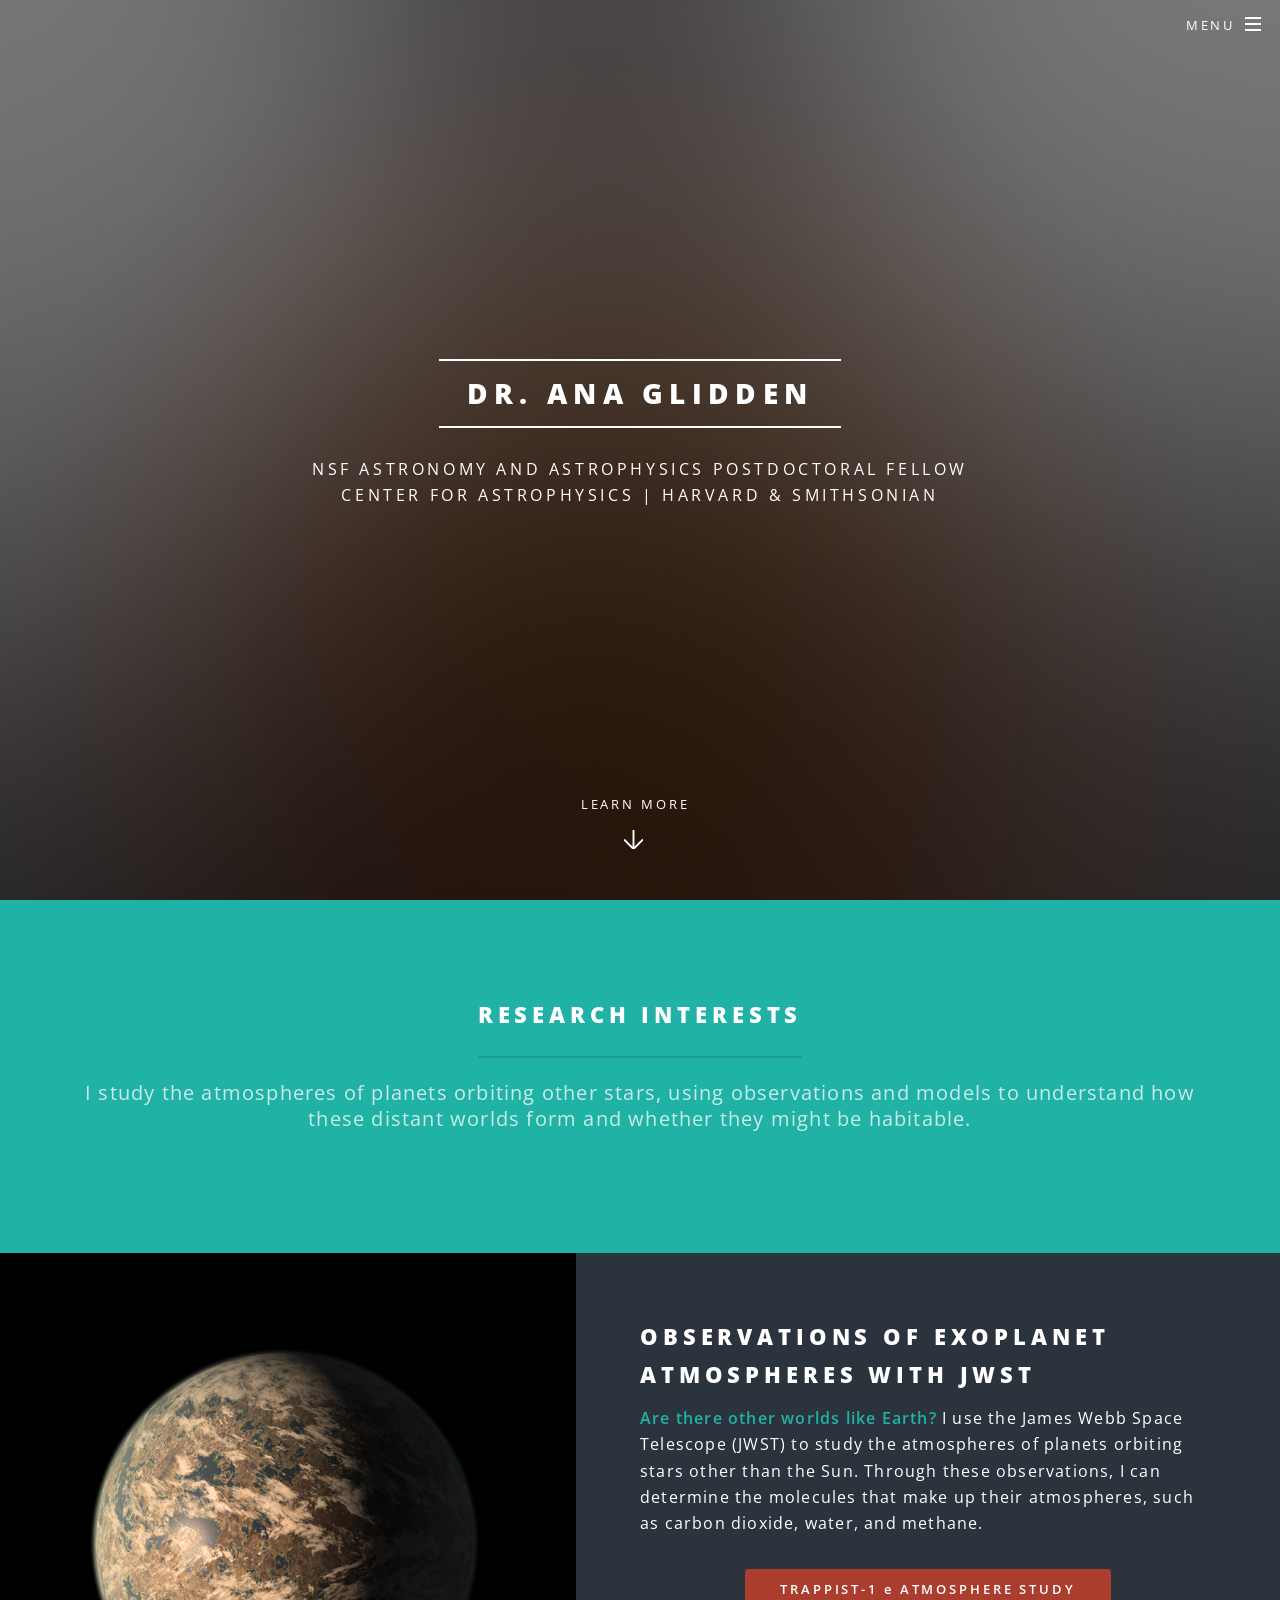
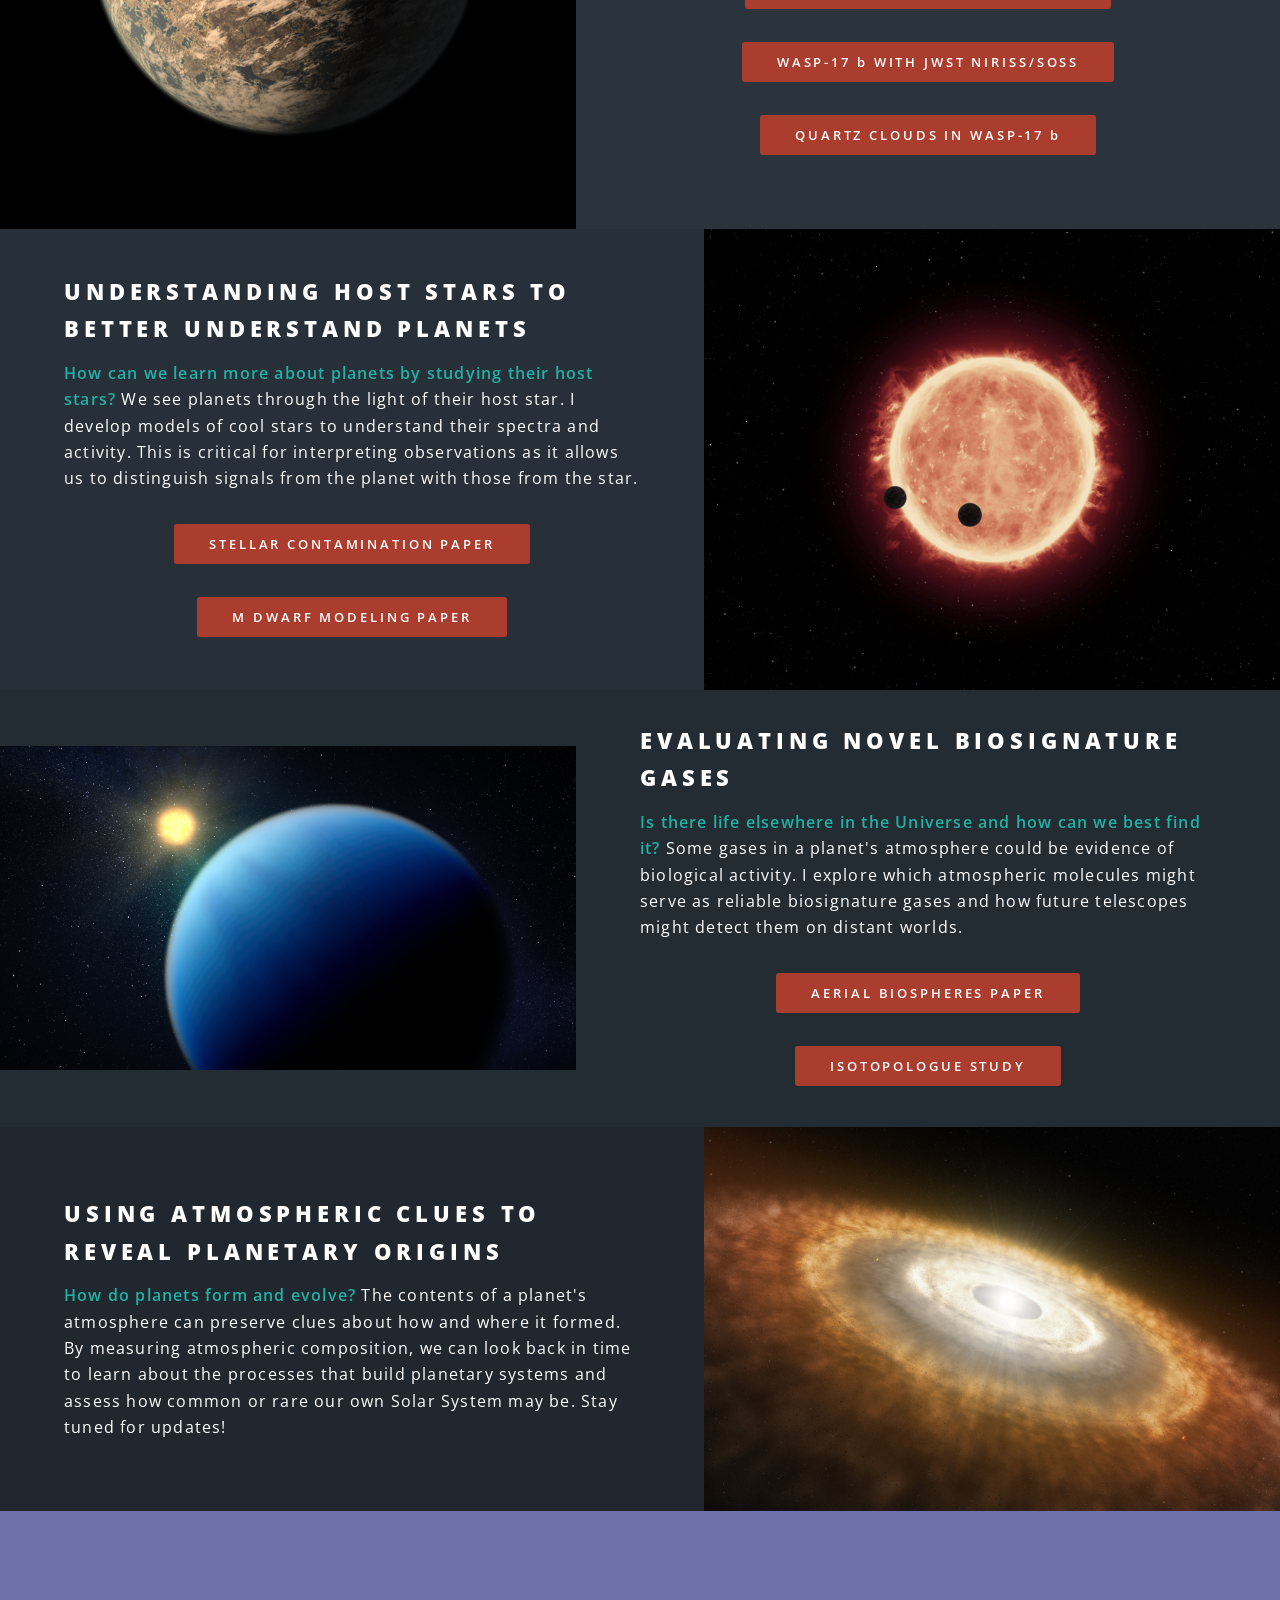
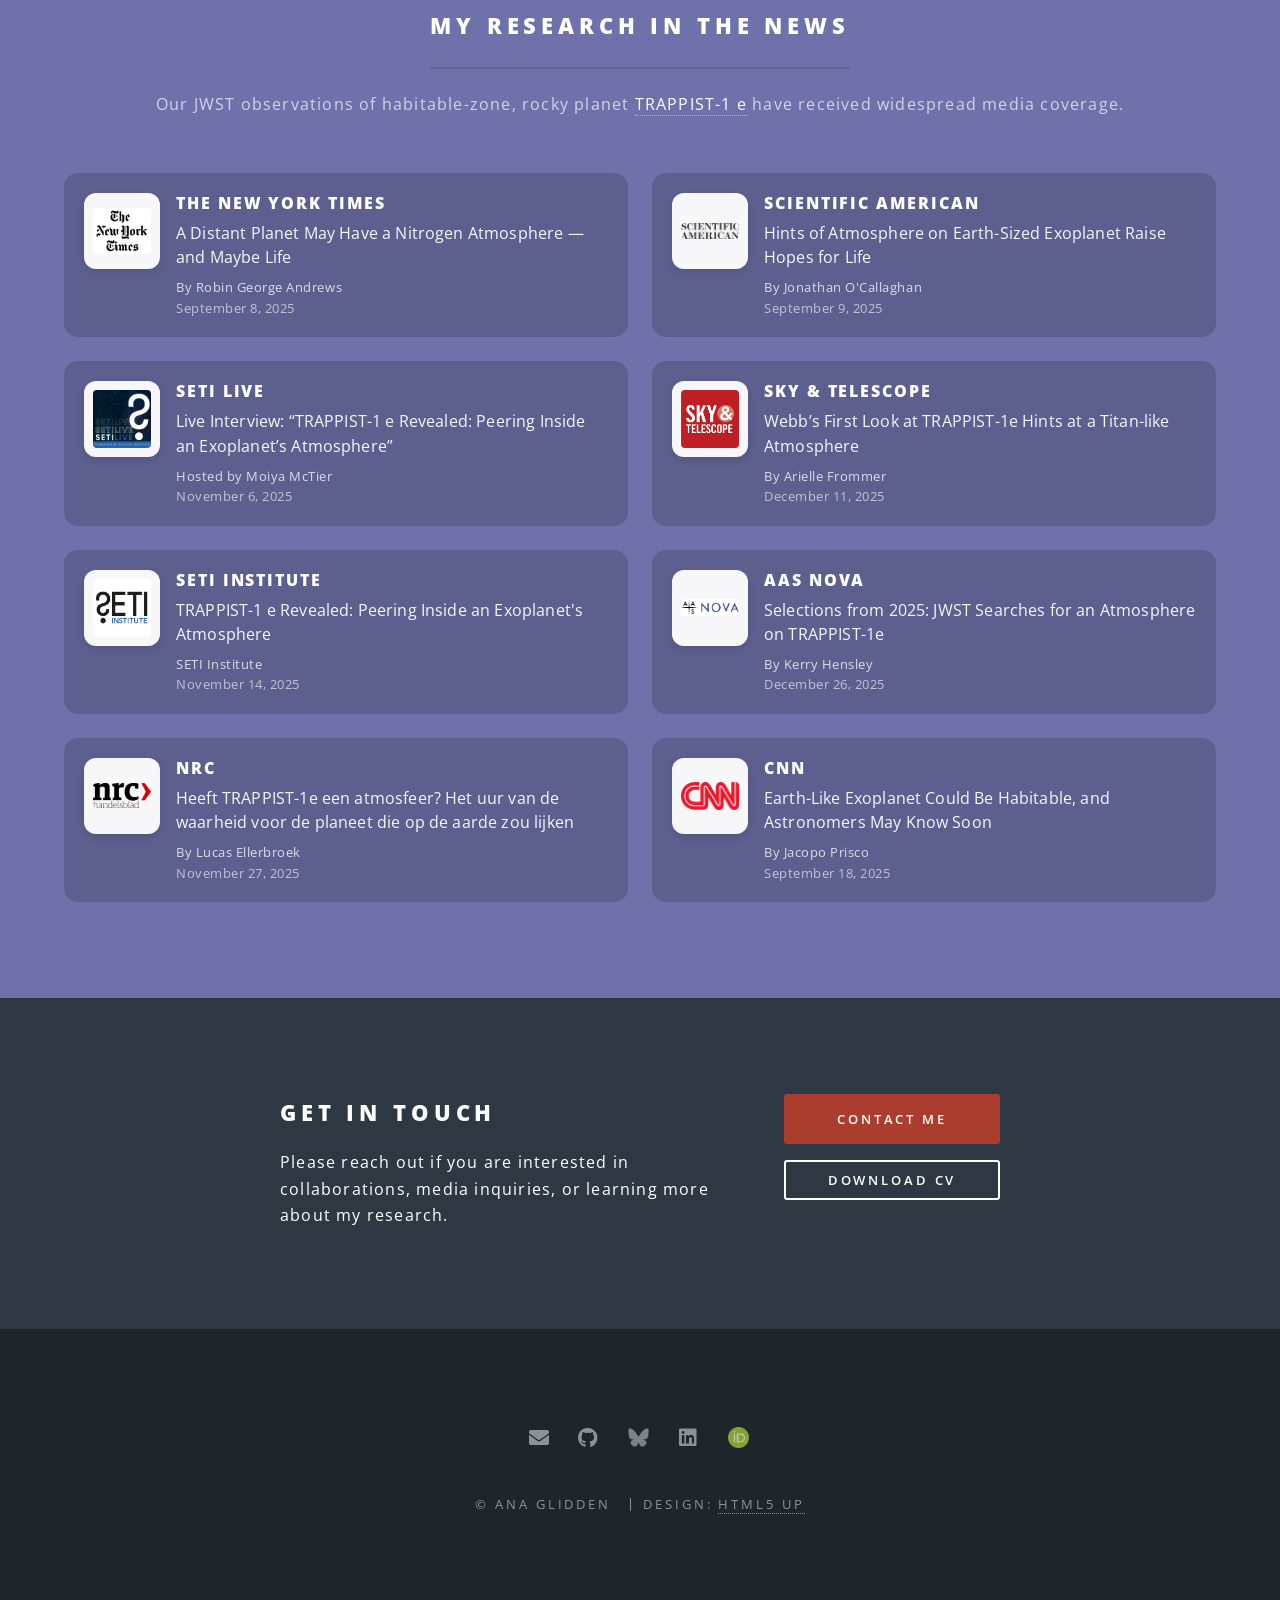
<file: index.html>
<!DOCTYPE HTML>
<!--
	Spectral by HTML5 UP
	html5up.net | @ajlkn
	Free for personal and commercial use under the CCA 3.0 license (html5up.net/license)
-->
<html>

<head>
	<title>Ana Glidden</title>
	<meta charset="utf-8" />
	<meta name="viewport" content="width=device-width, initial-scale=1, user-scalable=no" />
	<link rel="icon" type="image/x-icon" href="favicon.ico" />
	<link rel="stylesheet" href="assets/css/main.css" />
	<noscript>
		<link rel="stylesheet" href="assets/css/noscript.css" />
	</noscript>
</head>

<a href="#page-wrapper" id="back-to-top" class="icon solid fa-arrow-up"></a>

<script>
	const backToTop = document.getElementById("back-to-top");

	window.addEventListener("scroll", function () {
		if (window.scrollY > 400) {
			backToTop.classList.add("show");
		} else {
			backToTop.classList.remove("show");
		}
	});
</script>

<body class="landing is-preload">

	<!-- Page Wrapper -->
	<div id="page-wrapper">

		<!-- Header -->
		<header id="header" class="alt">
			<h1><a href="index.html">Ana Glidden</a></h1>
			<nav id="nav">
				<ul>
					<li class="special">
						<a href="#menu" class="menuToggle"><span>Menu</span></a>
						<div id="menu">
							<ul>
								<li><a href="index.html">Home</a></li>
								<li><a href="about.html">About</a></li>
								<li><a href="education.html">Education</a></li>
								<!-- <li><a href="sciencebackground.html">Science</a></li> -->
								<li><a href="researchpapers.html">Research</a></li>
								<li><a href="outreach.html">Outreach</a></li>
								<li><a href="justforfun.html">Just for fun</a></li>
								<li><a href="cv.html">CV</a></li>
								<li><a href="contactme.html">Contact Me</a></li>
							</ul>
						</div>
					</li>
				</ul>
			</nav>
		</header>


		<!-- Banner -->
		<section id="banner">
			<div class="inner">
				<h2>Dr. Ana Glidden</h2>
				<p>NSF Astronomy and Astrophysics Postdoctoral Fellow<br />
					Center for Astrophysics | Harvard &
					Smithsonian<br />
					<!-- crafted by <a href="http://html5up.net">HTML5 UP</a>.</p> -->
					<!-- <ul class="actions special">
								<li><a href="#" class="button primary">Learn More</a></li>
							</ul> -->
			</div>
			<a href="#one" class="more scrolly">Learn More</a>
		</section>

		<!-- One -->
		<section id="one" class="wrapper style1 special">
			<div class="inner">
				<header class="major">
					<h2>Research Interests</h2>
					<p style="font-size: 1.25em;">I study the atmospheres of planets orbiting other stars, using
						observations and models to understand how these distant worlds form and whether they might be
						habitable.
					</p>
				</header>
			</div>
		</section>

		<!-- Two -->
		<section id="two" class="wrapper alt style2">
			<section class="spotlight">
				<div class="image"><img src="images/pic01.jpg" alt="" /></div>
				<div class="content">
					<h2>Observations of Exoplanet Atmospheres with JWST</h2>
					<p style="margin-top: -10px;">
						<strong style="color: #21b2a6;">Are there other worlds like Earth?</strong>
						I use the James Webb Space Telescope (JWST) to study the atmospheres of planets orbiting stars
						other
						than the Sun. Through these observations, I can determine the molecules that make up their
						atmospheres, such as carbon dioxide, water, and methane.
					</p>

					<ul class="actions stacked special">
						<li><a href="https://doi.org/10.3847/2041-8213/adf62e" class="button primary" target="_blank">
								TRAPPIST-1 <span style="text-transform: lowercase;">e</span> Atmosphere Study
							</a></li>

						<li><a href="https://doi.org/10.3847/1538-3881/ad9688" class="button primary" target="_blank">
								WASP-17 <span style="text-transform: lowercase;">b</span> with JWST NIRISS/SOSS
							</a></li>

						<li><a href="https://doi.org/10.3847/2041-8213/acfc3b" class="button primary" target="_blank">
								Quartz Clouds in WASP-17 <span style="text-transform: lowercase;">b</span>
							</a></li>
					</ul>

				</div>
			</section>
			<section class="spotlight">
				<div class="image"><img src="images/pic02.jpg" alt="" /></div>
				<div class="content">
					<h2>Understanding Host Stars to Better Understand Planets</h2>
					<p style="margin-top: -10px;">
						<strong style="color: #21b2a6;">How can we learn more about planets by studying their host
							stars?</strong>
						We see planets through the light of their host star. I develop models of cool stars to
						understand their spectra and activity. This is critical for interpreting observations as it
						allows us to distinguish signals from the planet with those from the star.
					</p>
					<ul class="actions stacked special">
						<li><a href="https://arxiv.org/abs/2608.20450" class="button primary" target="_blank">
								Stellar Contamination Paper</a>
						</li>
						<li><a href="https://doi.org/10.3847/2041-8213/ae3137" class="button primary" target="_blank">M
								Dwarf Modeling Paper</a>
						</li>
					</ul>
				</div>
			</section>
			<section class="spotlight">
				<div class="image"><img src="images/pic03.jpg" alt="" /></div>
				<div class="content">
					<h2>Evaluating Novel Biosignature Gases</h2>
					<p style="margin-top: -10px;">
						<strong style="color: #21b2a6;">Is there life elsewhere in the Universe and how can we best find
							it?</strong>
						Some gases in a planet's atmosphere could be evidence of biological activity. I explore which
						atmospheric molecules might serve as reliable biosignature gases and how future telescopes might
						detect them on distant worlds.
					</p>

					<ul class="actions stacked special">
						<li><a href="https://doi.org/10.3847/1538-4357/ac625f" class="button primary">Aerial Biospheres
								Paper</a>
						</li>

						<li><a href="https://doi.org/10.3390/life13122325" class="button primary"
								target="_blank">Isotopologue Study</a>
						</li>
				</div>
			</section>
			<section class="spotlight">
				<div class="image"><img src="images/pic04.jpg" alt="" /></div>
				<div class="content">
					<h2>Using Atmospheric Clues to Reveal Planetary Origins</h2>
					<p style="margin-top: -10px;">
						<strong style="color: #21b2a6;">How do planets form and evolve?</strong>
						The contents of a planet's atmosphere can preserve clues about how and where it formed. By
						measuring atmospheric composition, we can look back in time to learn about the processes that
						build planetary systems and assess how common or rare our own Solar System may be. Stay tuned
						for updates!
					</p>

					<!-- <ul class="actions stacked special">
						<li><a href="#" class="button primary">Stay tuned!</a></li>
					</ul> -->

				</div>
			</section>
		</section>




		<!-- Three -->
		<section id="three" class="wrapper style3 special">
			<div class="inner">
				<header class="major">
					<h2>My Research in the News</h2>
					<p>
						Our JWST observations of habitable-zone, rocky planet
						<a href="https://science.nasa.gov/missions/webb/nasa-webb-looks-at-earth-sized-habitable-zone-exoplanet-trappist-1-e/"
							target="_blank" rel="noopener noreferrer">TRAPPIST-1 e</a>
						have received widespread media coverage.
					</p>
				</header>

				<ul class="features news-features">

					<!-- New York Times -->
					<li class="icon news-item">
						<a href="https://www.nytimes.com/2025/09/08/science/trappist-1e-star-planet-nitrogen.html"
							target="_blank" rel="noopener noreferrer" class="press-card">
							<div class="news-logo">
								<img src="images/logos/nyt.jpg" alt="The New York Times">
							</div>
							<div class="news-content">
								<h3>The New York Times</h3>
								<p class="headline">A Distant Planet May Have a Nitrogen Atmosphere — and Maybe Life</p>
								<p class="byline">By Robin George Andrews</p>
								<p class="date">September 8, 2025</p>
							</div>
						</a>
					</li>

					<!-- Scientific American -->
					<li class="icon news-item">
						<a href="https://www.scientificamerican.com/article/jwst-sees-hints-of-an-atmosphere-on-a-potentially-habitable-exoplanet/"
							target="_blank" rel="noopener noreferrer" class="press-card">
							<div class="news-logo">
								<img src="images/logos/sciam.png" alt="Scientific American">
							</div>
							<div class="news-content">
								<h3>Scientific American</h3>
								<p class="headline">Hints of Atmosphere on Earth-Sized Exoplanet Raise Hopes for Life
								</p>
								<p class="byline">By Jonathan O'Callaghan</p>
								<p class="date">September 9, 2025</p>
							</div>
						</a>
					</li>

					<!-- NASA -->
					<!--
			<li class="icon news-item">
				<a href="https://science.nasa.gov/missions/webb/nasa-webb-looks-at-earth-sized-habitable-zone-exoplanet-trappist-1-e/"
					target="_blank" rel="noopener noreferrer" class="press-card">
					<div class="news-logo">
						<img src="images/logos/nasa.jpg" alt="NASA">
					</div>
					<div class="news-content">
						<h3>NASA</h3>
						<p class="headline">NASA Webb Looks at Earth-Sized, Habitable-Zone Exoplanet TRAPPIST-1 e</p>
						<p class="byline">NASA Webb Mission Team</p>
						<p class="date">September 8, 2025</p>
					</div>
				</a>
			</li>
			-->

					<!-- SETI Live -->
					<li class="icon news-item">
						<a href="https://www.seti.org/events/trappist-1-e-revealed/" target="_blank"
							rel="noopener noreferrer" class="press-card">
							<div class="news-logo">
								<img src="images/logos/setilive.jpg" alt="SETI Live">
							</div>
							<div class="news-content">
								<h3>SETI Live</h3>
								<p class="headline">Live Interview: “TRAPPIST-1 e Revealed: Peering Inside an
									Exoplanet’s Atmosphere”</p>
								<p class="byline">Hosted by Moiya McTier</p>
								<p class="date">November 6, 2025</p>
							</div>
						</a>
					</li>

					<!-- MIT News -->
					<!--
			<li class="icon news-item">
				<a href="https://news.mit.edu/2025/study-finds-habitable-zone-planet-unlikely-have-venus-or-mars-like-atmosphere-0908"
					target="_blank" rel="noopener noreferrer" class="press-card">
					<div class="news-logo">
						<img src="images/logos/mitv2.png" alt="MIT News">
					</div>
					<div class="news-content">
						<h3>MIT News</h3>
						<p class="headline">Study finds habitable-zone planet unlikely to have Venus- or Mars-like atmosphere</p>
						<p class="byline">By Paige Colley</p>
						<p class="date">September 8, 2025</p>
					</div>
				</a>
			</li>
			-->

					<!-- Sky & Telescope -->
					<li class="icon news-item">
						<a href="https://skyandtelescope.org/astronomy-news/webbs-first-look-at-trappist-1e-hints-at-a-titan-like-atmosphere/"
							target="_blank" rel="noopener noreferrer" class="press-card">
							<div class="news-logo">
								<img src="images/logos/sat.jpg" alt="Sky & Telescope">
							</div>
							<div class="news-content">
								<h3>Sky & Telescope</h3>
								<p class="headline">Webb’s First Look at TRAPPIST-1e Hints at a Titan-like Atmosphere
								</p>
								<p class="byline">By Arielle Frommer</p>
								<p class="date">December 11, 2025</p>
							</div>
						</a>
					</li>

					<!-- SETI Institute News -->
					<li class="icon news-item">
						<a href="https://www.seti.org/news/trappist-1-e-revealed-peering-inside-an-exoplanet-s-atmosphere/"
							target="_blank" rel="noopener noreferrer" class="press-card">
							<div class="news-logo">
								<img src="images/logos/seti.jpg" alt="SETI Institute">
							</div>
							<div class="news-content">
								<h3>SETI Institute</h3>
								<p class="headline">TRAPPIST-1 e Revealed: Peering Inside an Exoplanet's Atmosphere</p>
								<p class="byline">SETI Institute</p>
								<p class="date">November 14, 2025</p>
							</div>
						</a>
					</li>

					<!-- AAS Nova -->
					<li class="icon news-item">
						<a href="https://aasnova.org/2025/12/26/selections-from-2025-jwst-searches-for-an-atmosphere-on-trappist-1e/"
							target="_blank" rel="noopener noreferrer" class="press-card">
							<div class="news-logo">
								<img src="images/logos/aasnova.jpg" alt="AAS Nova">
							</div>
							<div class="news-content">
								<h3>AAS Nova</h3>
								<p class="headline">Selections from 2025: JWST Searches for an Atmosphere on TRAPPIST-1e
								</p>
								<p class="byline">By Kerry Hensley</p>
								<p class="date">December 26, 2025</p>
							</div>
						</a>
					</li>

					<!-- University of Arizona News -->
					<!--
			<li class="icon news-item">
				<a href="https://news.arizona.edu/news/new-look-trappist-1e-earth-sized-habitable-zone-exoplanet"
					target="_blank" rel="noopener noreferrer" class="press-card">
					<div class="news-logo">
						<img src="images/logos/uofaz.png" alt="University of Arizona News">
					</div>
					<div class="news-content">
						<h3>University of Arizona News</h3>
						<p class="headline">A new look at TRAPPIST-1e, an Earth-sized, habitable-zone exoplanet</p>
						<p class="byline">By Daniel Stolte</p>
						<p class="date">December 4, 2025</p>
					</div>
				</a>
			</li>
			-->

					<!-- Space.com -->
					<!--
			<li class="icon news-item">
				<a href="https://www.space.com/astronomy/exoplanets/does-the-nearby-exoplanet-trappist-1e-support-life-new-james-webb-space-telescope-data-could-help-us-find-out"
					target="_blank" rel="noopener noreferrer" class="press-card">
					<div class="news-logo">
						<img src="images/logos/space.jpg" alt="Space.com">
					</div>
					<div class="news-content">
						<h3>Space.com</h3>
						<p class="headline">Does TRAPPIST-1e Support Life? New JWST Data Could Help Us Find Out</p>
						<p class="byline">By Robert Lea</p>
						<p class="date">September 8, 2025</p>
					</div>
				</a>
			</li>
			-->

					<!-- Universe Today -->
					<!--
			<li class="icon news-item">
				<a href="https://www.universetoday.com/articles/new-results-from-the-jwst-suggest-that-trappist-1e-could-have-a-methane-atmosphere"
					target="_blank" rel="noopener noreferrer" class="press-card">
					<div class="news-logo">
						<img src="images/logos/universetoday.jpeg" alt="Universe Today">
					</div>
					<div class="news-content">
						<h3>Universe Today</h3>
						<p class="headline">New JWST Results Suggest TRAPPIST-1e Might Have a Methane Atmosphere</p>
						<p class="byline">By Matthew Williams</p>
						<p class="date">December 10, 2025</p>
					</div>
				</a>
			</li>
			-->

					<!-- NPR -->
					<!--
			<li class="icon news-item">
				<a href="https://www.npr.org/2025/12/12/nx-s1-5641133/science-space-life-alien-planet"
					target="_blank" rel="noopener noreferrer" class="press-card">
					<div class="news-logo">
						<img src="images/logos/npr.png" alt="NPR">
					</div>
					<div class="news-content">
						<h3>NPR</h3>
						<p class="headline">Could There Be Life on a Planet 40 Light-Years Away? Scientists Are Getting Closer to an Answer</p>
						<p class="byline"></p>
						<p class="date">December 12, 2025</p>
					</div>
				</a>
			</li>
			-->

					<!-- NRC -->
					<li class="icon news-item">
						<a href="https://www.nrc.nl/nieuws/2025/11/27/het-uur-van-de-waarheid-voor-de-planeet-die-op-de-aarde-zou-lijken-heeft-trappist-1e-een-atmosfeer-a4912707"
							target="_blank" rel="noopener noreferrer" class="press-card">
							<div class="news-logo">
								<img src="images/logos/nrc.png" alt="NRC">
							</div>
							<div class="news-content">
								<h3>NRC</h3>
								<p class="headline">Heeft TRAPPIST-1e een atmosfeer? Het uur van de waarheid voor de
									planeet die op de aarde zou lijken</p>
								<p class="byline">By Lucas Ellerbroek</p>
								<p class="date">November 27, 2025</p>
							</div>
						</a>
					</li>

					<!-- CNN -->
					<li class="icon news-item">
						<a href="https://www.cnn.com/2025/09/18/science/exoplanet-possibly-habitable" target="_blank"
							rel="noopener noreferrer" class="press-card">
							<div class="news-logo">
								<img src="images/logos/cnn.png" alt="CNN">
							</div>
							<div class="news-content">
								<h3>CNN</h3>
								<p class="headline">Earth-Like Exoplanet Could Be Habitable, and Astronomers May Know
									Soon</p>
								<p class="byline">By Jacopo Prisco</p>
								<p class="date">September 18, 2025</p>
							</div>
						</a>
					</li>

					<!-- New Scientist -->
					<!--
			<li class="icon news-item">
				<a href="https://www.newscientist.com/article/2495349-exoplanet-40-light-years-from-earth-may-have-right-conditions-for-life/"
					target="_blank" rel="noopener noreferrer" class="press-card">
					<div class="news-logo">
						<img src="images/logos/newscientist.png" alt="New Scientist">
					</div>
					<div class="news-content">
						<h3>New Scientist</h3>
						<p class="headline">Exoplanet 40 Light-Years from Earth May Have the Right Conditions for Life</p>
						<p class="byline">By Matthew Sparkes</p>
						<p class="date">September 8, 2025</p>
					</div>
				</a>
			</li>
			-->

					<!-- University of St Andrews -->
					<!--
			<li class="icon news-item">
				<a href="https://news.st-andrews.ac.uk/archive/james-webb-space-telescopes-first-look-for-an-atmosphere-on-habitable-zone-exoplanet/"
					target="_blank" rel="noopener noreferrer" class="press-card">
					<div class="news-logo">
						<img src="images/logos/standrews.png" alt="University of St Andrews">
					</div>
					<div class="news-content">
						<h3>University of St Andrews</h3>
						<p class="headline">James Webb Space Telescope's First Look for an Atmosphere on Habitable-Zone Exoplanet</p>
						<p class="byline"></p>
						<p class="date">September 8, 2025</p>
					</div>
				</a>
			</li>
			-->

					<!-- NASA -->
					<!--
			<li class="icon news-item">
				<a href="https://science.nasa.gov/missions/webb/webb-detects-tiny-quartz-crystals-in-the-clouds-of-a-hot-gas-giant/"
					target="_blank" rel="noopener noreferrer" class="press-card">
					<div class="news-logo">
						<img src="images/logos/nasa.jpg" alt="NASA">
					</div>
					<div class="news-content">
						<h3>NASA</h3>
						<p class="headline">Webb Detects Tiny Quartz Crystals in the Clouds of a Hot Gas Giant</p>
						<p class="byline">NASA Webb Mission Team</p>
						<p class="date">September 8, 2025</p>
					</div>
				</a>
			</li>
			-->

				</ul>
			</div>
		</section>

		<section id="cta" class="wrapper style4">
			<div class="inner">
				<header>
					<h2>Get in Touch</h2>
					<p>
						Please reach out if you are interested in collaborations, media inquiries,
						or learning more about my research.
					</p>
				</header>
				<ul class="actions stacked">
					<li><a href="contactme.html" class="button fit primary"
							style="display: flex; align-items: center; justify-content: center; min-height: 50px;">Contact
							Me</a></li>
					<li><a href="cv/Glidden_CV_Sept2026.pdf" class="button fit">Download CV</a></li>
				</ul>
			</div>
		</section>

		<!-- Footer -->
		<footer id="footer">
			<ul class="icons">
				<li>
					<a href="mailto:ana.glidden@cfa.harvard.edu" class="icon solid fa-envelope">
						<span class="label">Email</span>
					</a>
				</li>
				<li>
					<a href="https://github.com/ana-glidden" class="icon brands fa-github" target="_blank"
						rel="noopener noreferrer">
						<span class="label">GitHub</span>
					</a>
				</li>
				<li>
					<a href="https://bsky.app/profile/ana-glidden.bsky.social" target="_blank" rel="noopener noreferrer"
						class="footer-img-icon bluesky-icon">
						<img src="images/bluesky.png" alt="Bluesky">
						<span class="label">Bluesky</span>
					</a>
				</li>
				<li>
					<a href="https://www.linkedin.com/in/ana-glidden-718b77a3/" class="icon brands fa-linkedin"
						target="_blank" rel="noopener noreferrer">
						<span class="label">LinkedIn</span>
					</a>
				</li>
				<li>
					<a href="https://orcid.org/0000-0002-5322-2315" target="_blank" rel="noopener noreferrer"
						class="footer-img-icon orcid-icon">
						<img src="images/orcid-icon.png" alt="ORCID">
						<span class="label">ORCID</span>
					</a>
				</li>
			</ul>

			<ul class="copyright">
				<li>&copy; Ana Glidden</li>
				<li>Design: <a href="http://html5up.net">HTML5 UP</a></li>
			</ul>
		</footer>

	</div>

	<!-- Scripts -->
	<script src="assets/js/jquery.min.js"></script>
	<script src="assets/js/jquery.scrollex.min.js"></script>
	<script src="assets/js/jquery.scrolly.min.js"></script>
	<script src="assets/js/browser.min.js"></script>
	<script src="assets/js/breakpoints.min.js"></script>
	<script src="assets/js/util.js"></script>
	<script src="assets/js/main.js"></script>

</body>

</html>
</file>
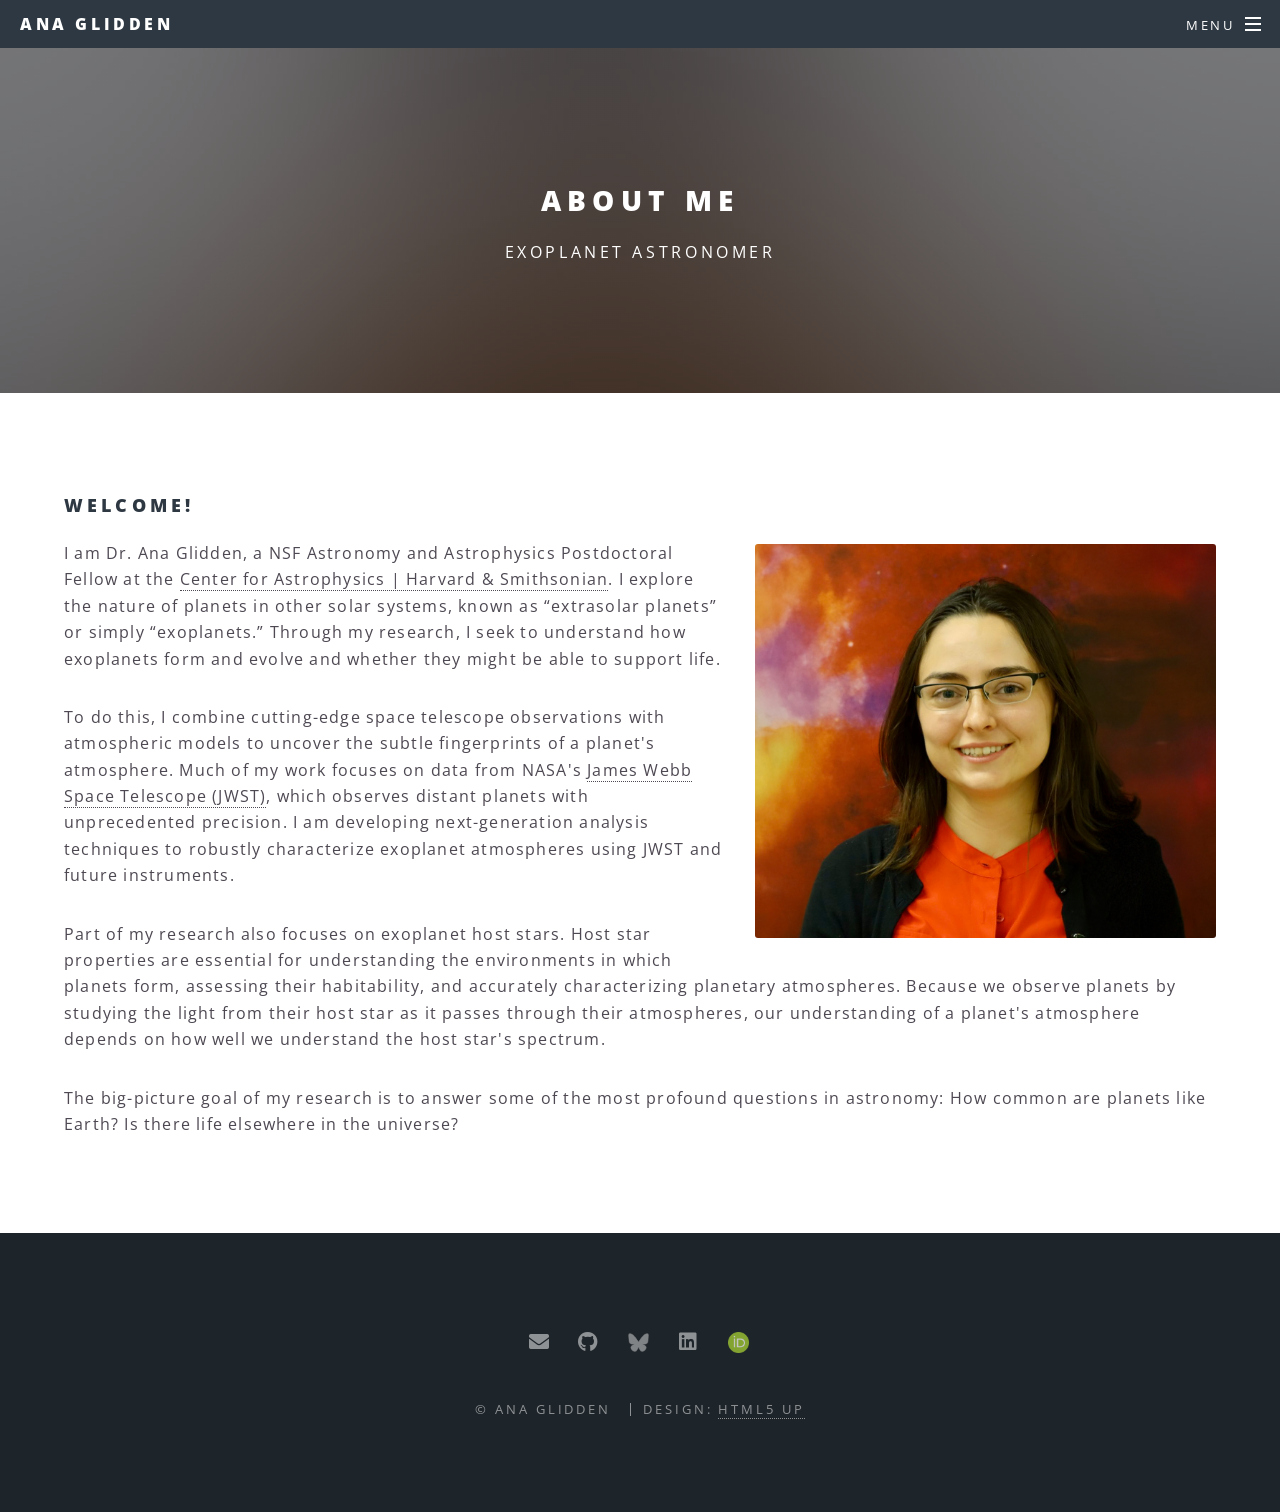
<file: about.html>
<!DOCTYPE HTML>
<!--
	Spectral by HTML5 UP
	html5up.net | @ajlkn
	Free for personal and commercial use under the CCA 3.0 license (html5up.net/license)
-->
<html>

<head>
	<title>Ana Glidden</title>
	<meta charset="utf-8" />
	<meta name="viewport" content="width=device-width, initial-scale=1, user-scalable=no" />
	<link rel="icon" type="image/x-icon" href="favicon.ico" />
	<link rel="stylesheet" href="assets/css/main.css" />
	<noscript>
		<link rel="stylesheet" href="assets/css/noscript.css" />
	</noscript>
</head>

<a href="#page-wrapper" id="back-to-top" class="icon solid fa-arrow-up"></a>

<script>
	const backToTop = document.getElementById("back-to-top");

	window.addEventListener("scroll", function () {
		if (window.scrollY > 400) {
			backToTop.classList.add("show");
		} else {
			backToTop.classList.remove("show");
		}
	});
</script>

<body class="is-preload">

	<!-- Page Wrapper -->
	<div id="page-wrapper">

		<!-- Header -->
		<header id="header">
			<h1><a href="index.html">Ana Glidden</a></h1>
			<nav id="nav">
				<ul>
					<li class="special">
						<a href="#menu" class="menuToggle"><span>Menu</span></a>
						<div id="menu">
							<ul>
								<li><a href="index.html">Home</a></li>
								<li><a href="about.html">About</a></li>
								<li><a href="education.html">Education</a></li>
								<!-- <li><a href="sciencebackground.html">Science</a></li> -->
								<li><a href="researchpapers.html">Research</a></li>
								<li><a href="outreach.html">Outreach</a></li>
								<li><a href="justforfun.html">Just for fun</a></li>
								<li><a href="cv.html">CV</a></li>
								<li><a href="contactme.html">Contact Me</a></li>
							</ul>
						</div>
					</li>
				</ul>
			</nav>
		</header>

		<!-- Main -->
		<article id="main">
			<header>
				<h2>About Me</h2>
				<p>Exoplanet Astronomer</p>
			</header>

			<section class="wrapper style5">
				<div class="inner">

					<section>

						<h3>Welcome!</h3>

						<p><span class="image right"><img src="images/headshot.jpg" alt="" /></span>


							I am Dr. Ana Glidden, a NSF Astronomy and Astrophysics Postdoctoral Fellow at the <a
								href="https://www.cfa.harvard.edu/" target="_blank">Center for Astrophysics | Harvard &
								Smithsonian</a>. I explore the nature of planets in other solar systems, known as
							“extrasolar planets” or simply “exoplanets.” Through my research,
							I seek to understand how exoplanets form and evolve and whether they
							might be able to support life.
						</p>

						<p>
							To do this, I combine cutting-edge space telescope observations with
							atmospheric models to uncover the subtle fingerprints of a planet's
							atmosphere. Much of my work focuses on data from NASA's
							<a href="https://science.nasa.gov/mission/webb/">James Webb Space Telescope
								(JWST)</a>,
							which observes distant planets with unprecedented precision.
							I am developing next-generation analysis techniques to robustly
							characterize exoplanet atmospheres using JWST and future instruments.
						</p>

						<p>
							Part of my research also focuses on exoplanet host stars. Host star
							properties are essential for understanding the environments in which
							planets form, assessing their habitability, and accurately
							characterizing planetary atmospheres. Because we observe planets by
							studying the light from their host star as it passes through their
							atmospheres, our understanding of a planet's atmosphere depends on how
							well we understand the host star's spectrum.
						</p>

						<p>
							The big-picture goal of my research is to answer some of the most
							profound questions in astronomy: How common are planets like Earth?
							Is there life elsewhere in the universe?
						</p>

				</div>

			</section>
		</article>

		<!-- Footer -->
		<footer id="footer">
			<ul class="icons">
				<li>
					<a href="mailto:ana.glidden@cfa.harvard.edu" class="icon solid fa-envelope">
						<span class="label">Email</span>
					</a>
				</li>
				<li>
					<a href="https://github.com/ana-glidden" class="icon brands fa-github" target="_blank"
						rel="noopener noreferrer">
						<span class="label">GitHub</span>
					</a>
				</li>
				<li>
					<a href="https://bsky.app/profile/ana-glidden.bsky.social" target="_blank" rel="noopener noreferrer"
						class="footer-img-icon bluesky-icon">
						<img src="images/bluesky.png" alt="Bluesky">
						<span class="label">Bluesky</span>
					</a>
				</li>
				<li>
					<a href="https://www.linkedin.com/in/ana-glidden-718b77a3/" class="icon brands fa-linkedin"
						target="_blank" rel="noopener noreferrer">
						<span class="label">LinkedIn</span>
					</a>
				</li>
				<li>
					<a href="https://orcid.org/0000-0002-5322-2315" target="_blank" rel="noopener noreferrer"
						class="footer-img-icon orcid-icon">
						<img src="images/orcid-icon.png" alt="ORCID">
						<span class="label">ORCID</span>
					</a>
				</li>
			</ul>

			<ul class="copyright">
				<li>&copy; Ana Glidden</li>
				<li>Design: <a href="http://html5up.net">HTML5 UP</a></li>
			</ul>
		</footer>

	</div>

	<!-- Scripts -->
	<script src="assets/js/jquery.min.js"></script>
	<script src="assets/js/jquery.scrollex.min.js"></script>
	<script src="assets/js/jquery.scrolly.min.js"></script>
	<script src="assets/js/browser.min.js"></script>
	<script src="assets/js/breakpoints.min.js"></script>
	<script src="assets/js/util.js"></script>
	<script src="assets/js/main.js"></script>

</body>

</html>
</file>
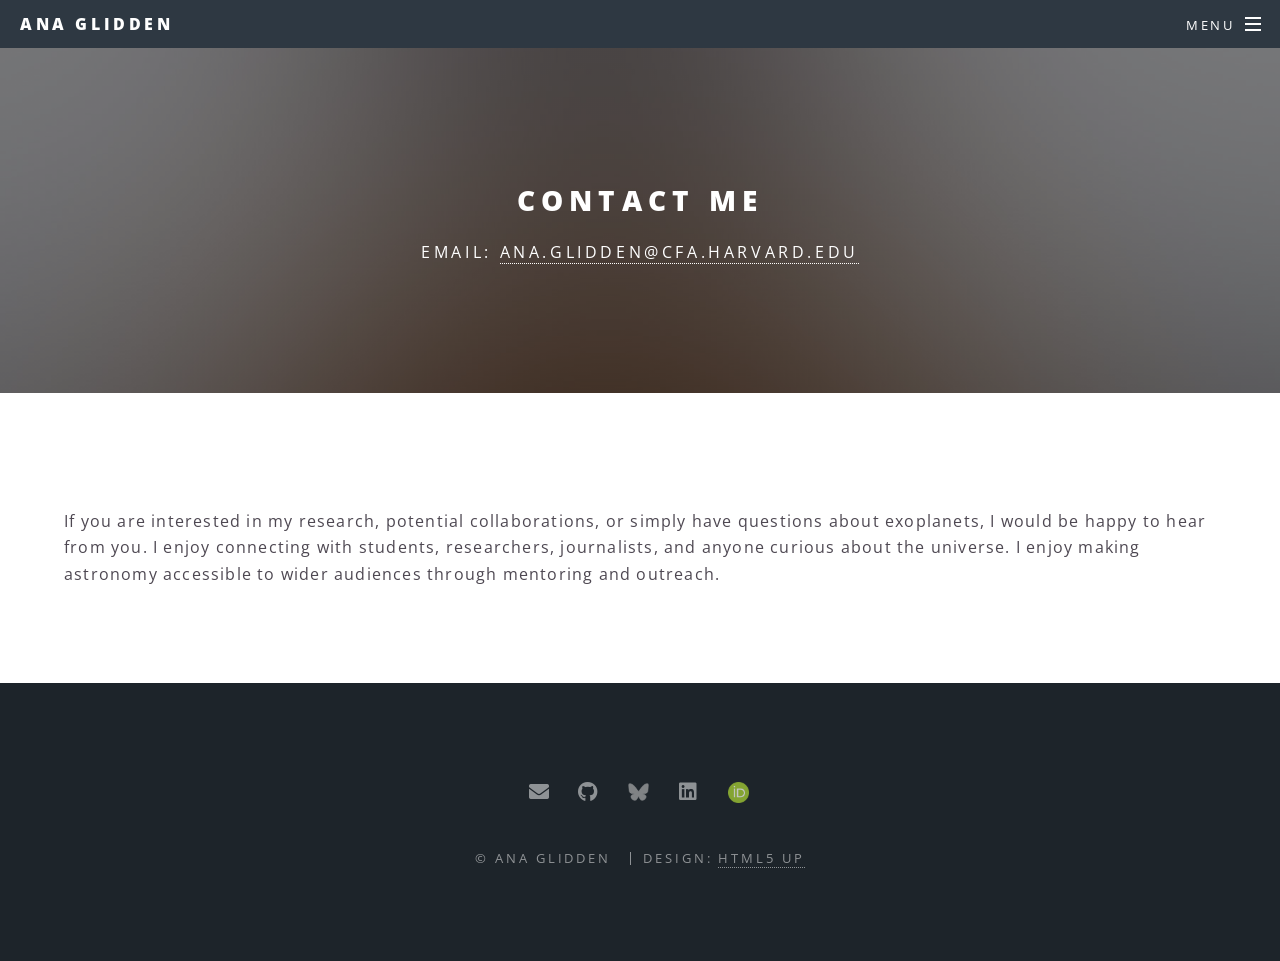
<file: contactme.html>
<!DOCTYPE HTML>
<!--
	Spectral by HTML5 UP
	html5up.net | @ajlkn
	Free for personal and commercial use under the CCA 3.0 license (html5up.net/license)
-->
<html>

<head>
	<title>Ana Glidden</title>
	<meta charset="utf-8" />
	<meta name="viewport" content="width=device-width, initial-scale=1, user-scalable=no" />
	<link rel="stylesheet" href="assets/css/main.css" />
	<link rel="icon" type="image/x-icon" href="favicon.ico" />
	<noscript>
		<link rel="stylesheet" href="assets/css/noscript.css" />
	</noscript>
</head>

<a href="#page-wrapper" id="back-to-top" class="icon solid fa-arrow-up"></a>

<script>
	const backToTop = document.getElementById("back-to-top");

	window.addEventListener("scroll", function () {
		if (window.scrollY > 400) {
			backToTop.classList.add("show");
		} else {
			backToTop.classList.remove("show");
		}
	});
</script>


<body class="is-preload">

	<!-- Page Wrapper -->
	<div id="page-wrapper">

		<!-- Header -->
		<header id="header">
			<h1><a href="index.html">Ana Glidden</a></h1>
			<nav id="nav">
				<ul>
					<li class="special">
						<a href="#menu" class="menuToggle"><span>Menu</span></a>
						<div id="menu">
							<ul>
								<li><a href="index.html">Home</a></li>
								<li><a href="about.html">About</a></li>
								<li><a href="education.html">Education</a></li>
								<!-- <li><a href="sciencebackground.html">Science</a></li> -->
								<li><a href="researchpapers.html">Research</a></li>
								<li><a href="outreach.html">Outreach</a></li>
								<li><a href="justforfun.html">Just for fun</a></li>
								<li><a href="cv.html">CV</a></li>
								<li><a href="contactme.html">Contact Me</a></li>
							</ul>
						</div>
					</li>
				</ul>
			</nav>
		</header>

		<!-- Main -->
		<article id="main">
			<header>
				<h2>Contact Me</h2>
				<p>Email: <a href="mailto:ana.glidden@cfa.harvard.edu">ana.glidden@cfa.harvard.edu</a></p>
			</header>
			<section class="wrapper style5">
				<div class="inner">

					<h3></h3>
					<p>If you are interested in my research, potential collaborations, or simply have questions about
						exoplanets, I would be happy to hear from you. I enjoy connecting with students, researchers,
						journalists, and anyone curious about the universe. I enjoy making astronomy accessible to wider
						audiences through mentoring and outreach.
					</p>

				</div>
			</section>
		</article>

		<!-- Footer -->
		<footer id="footer">
			<ul class="icons">
				<li>
					<a href="mailto:ana.glidden@cfa.harvard.edu" class="icon solid fa-envelope">
						<span class="label">Email</span>
					</a>
				</li>
				<li>
					<a href="https://github.com/ana-glidden" class="icon brands fa-github" target="_blank"
						rel="noopener noreferrer">
						<span class="label">GitHub</span>
					</a>
				</li>
				<li>
					<a href="https://bsky.app/profile/ana-glidden.bsky.social" target="_blank" rel="noopener noreferrer"
						class="footer-img-icon bluesky-icon">
						<img src="images/bluesky.png" alt="Bluesky">
						<span class="label">Bluesky</span>
					</a>
				</li>
				<li>
					<a href="https://www.linkedin.com/in/ana-glidden-718b77a3/" class="icon brands fa-linkedin"
						target="_blank" rel="noopener noreferrer">
						<span class="label">LinkedIn</span>
					</a>
				</li>
				<li>
					<a href="https://orcid.org/0000-0002-5322-2315" target="_blank" rel="noopener noreferrer"
						class="footer-img-icon orcid-icon">
						<img src="images/orcid-icon.png" alt="ORCID">
						<span class="label">ORCID</span>
					</a>
				</li>
			</ul>

			<ul class="copyright">
				<li>&copy; Ana Glidden</li>
				<li>Design: <a href="http://html5up.net">HTML5 UP</a></li>
			</ul>
		</footer>
	</div>

	<!-- Scripts -->
	<script src="assets/js/jquery.min.js"></script>
	<script src="assets/js/jquery.scrollex.min.js"></script>
	<script src="assets/js/jquery.scrolly.min.js"></script>
	<script src="assets/js/browser.min.js"></script>
	<script src="assets/js/breakpoints.min.js"></script>
	<script src="assets/js/util.js"></script>
	<script src="assets/js/main.js"></script>

</body>

</html>
</file>
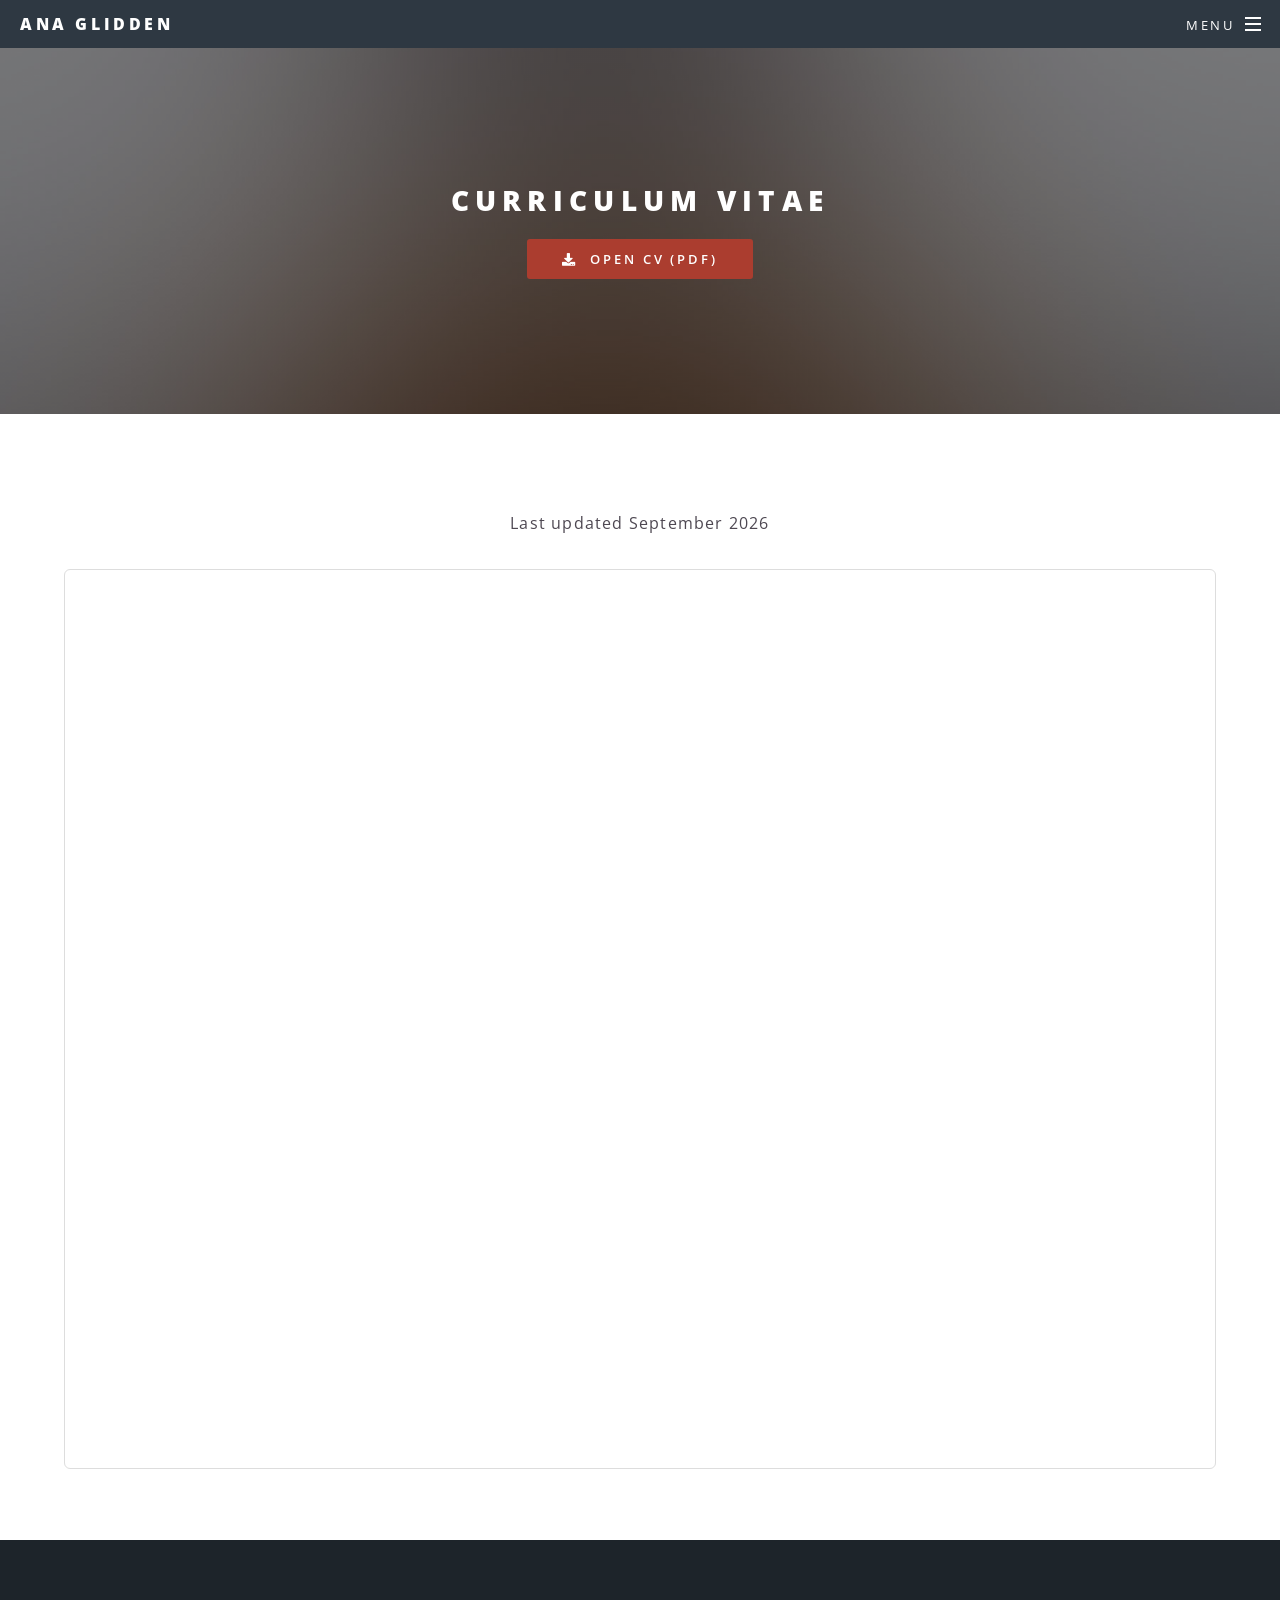
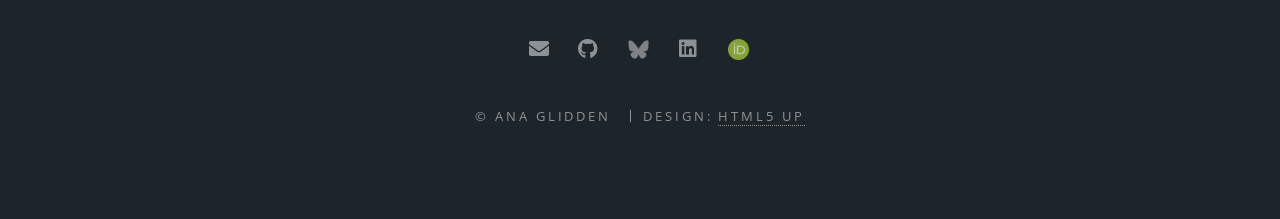
<file: cv.html>
<!DOCTYPE HTML>
<!--
	Spectral by HTML5 UP
	html5up.net | @ajlkn
	Free for personal and commercial use under the CCA 3.0 license (html5up.net/license)
-->
<html>

<head>
	<title>Ana Glidden</title>
	<meta charset="utf-8" />
	<meta name="viewport" content="width=device-width, initial-scale=1, user-scalable=no" />
	<link rel="icon" type="image/x-icon" href="favicon.ico" />
	<link rel="stylesheet" href="assets/css/main.css" />
	<noscript>
		<link rel="stylesheet" href="assets/css/noscript.css" />
	</noscript>
</head>

<a href="#page-wrapper" id="back-to-top" class="icon solid fa-arrow-up"></a>

<script>
	const backToTop = document.getElementById("back-to-top");

	window.addEventListener("scroll", function () {
		if (window.scrollY > 400) {
			backToTop.classList.add("show");
		} else {
			backToTop.classList.remove("show");
		}
	});
</script>

<body class="is-preload">

	<!-- Page Wrapper -->
	<div id="page-wrapper">

		<!-- Header -->
		<header id="header">
			<h1><a href="index.html">Ana Glidden</a></h1>
			<nav id="nav">
				<ul>
					<li class="special">
						<a href="#menu" class="menuToggle"><span>Menu</span></a>
						<div id="menu">
							<ul>
								<li><a href="index.html">Home</a></li>
								<li><a href="about.html">About</a></li>
								<li><a href="education.html">Education</a></li>
								<!-- <li><a href="sciencebackground.html">Science</a></li> -->
								<li><a href="researchpapers.html">Research</a></li>
								<li><a href="outreach.html">Outreach</a></li>
								<li><a href="justforfun.html">Just for fun</a></li>
								<li><a href="cv.html">CV</a></li>
								<li><a href="contactme.html">Contact Me</a></li>
							</ul>
						</div>
					</li>
				</ul>
			</nav>
		</header>

		<!-- Main -->
		<article id="main">
			<header>
				<h2>Curriculum Vitae</h2>

				<ul class="actions stacked special">
					<li>
						<a href="cv/Glidden_CV_Sept2026.pdf" class="button primary icon solid fa-download"
							target="_blank">
							Open CV (PDF)
						</a>
					</li>
				</ul>

			</header>

			<section class="wrapper style5">

				<div class="inner">
					<div style="text-align:center;">
						<p>Last updated September 2026</p>
						<iframe src="cv/Glidden_CV_Sept2026.pdf" width="100%" height="900px"
							style="border:1px solid #ddd; border-radius:6px;" frameborder="0">
						</iframe>
					</div>
				</div>
			</section>

		</article>

		<!-- Footer -->
		<footer id="footer">
			<ul class="icons">
				<li>
					<a href="mailto:ana.glidden@cfa.harvard.edu" class="icon solid fa-envelope">
						<span class="label">Email</span>
					</a>
				</li>
				<li>
					<a href="https://github.com/ana-glidden" class="icon brands fa-github" target="_blank"
						rel="noopener noreferrer">
						<span class="label">GitHub</span>
					</a>
				</li>
				<li>
					<a href="https://bsky.app/profile/ana-glidden.bsky.social" target="_blank" rel="noopener noreferrer"
						class="footer-img-icon bluesky-icon">
						<img src="images/bluesky.png" alt="Bluesky">
						<span class="label">Bluesky</span>
					</a>
				</li>
				<li>
					<a href="https://www.linkedin.com/in/ana-glidden-718b77a3/" class="icon brands fa-linkedin"
						target="_blank" rel="noopener noreferrer">
						<span class="label">LinkedIn</span>
					</a>
				</li>
				<li>
					<a href="https://orcid.org/0000-0002-5322-2315" target="_blank" rel="noopener noreferrer"
						class="footer-img-icon orcid-icon">
						<img src="images/orcid-icon.png" alt="ORCID">
						<span class="label">ORCID</span>
					</a>
				</li>
			</ul>

			<ul class="copyright">
				<li>&copy; Ana Glidden</li>
				<li>Design: <a href="http://html5up.net">HTML5 UP</a></li>
			</ul>
		</footer>
	</div>

	<!-- Scripts -->
	<script src="assets/js/jquery.min.js"></script>
	<script src="assets/js/jquery.scrollex.min.js"></script>
	<script src="assets/js/jquery.scrolly.min.js"></script>
	<script src="assets/js/browser.min.js"></script>
	<script src="assets/js/breakpoints.min.js"></script>
	<script src="assets/js/util.js"></script>
	<script src="assets/js/main.js"></script>

</body>

</html>
</file>
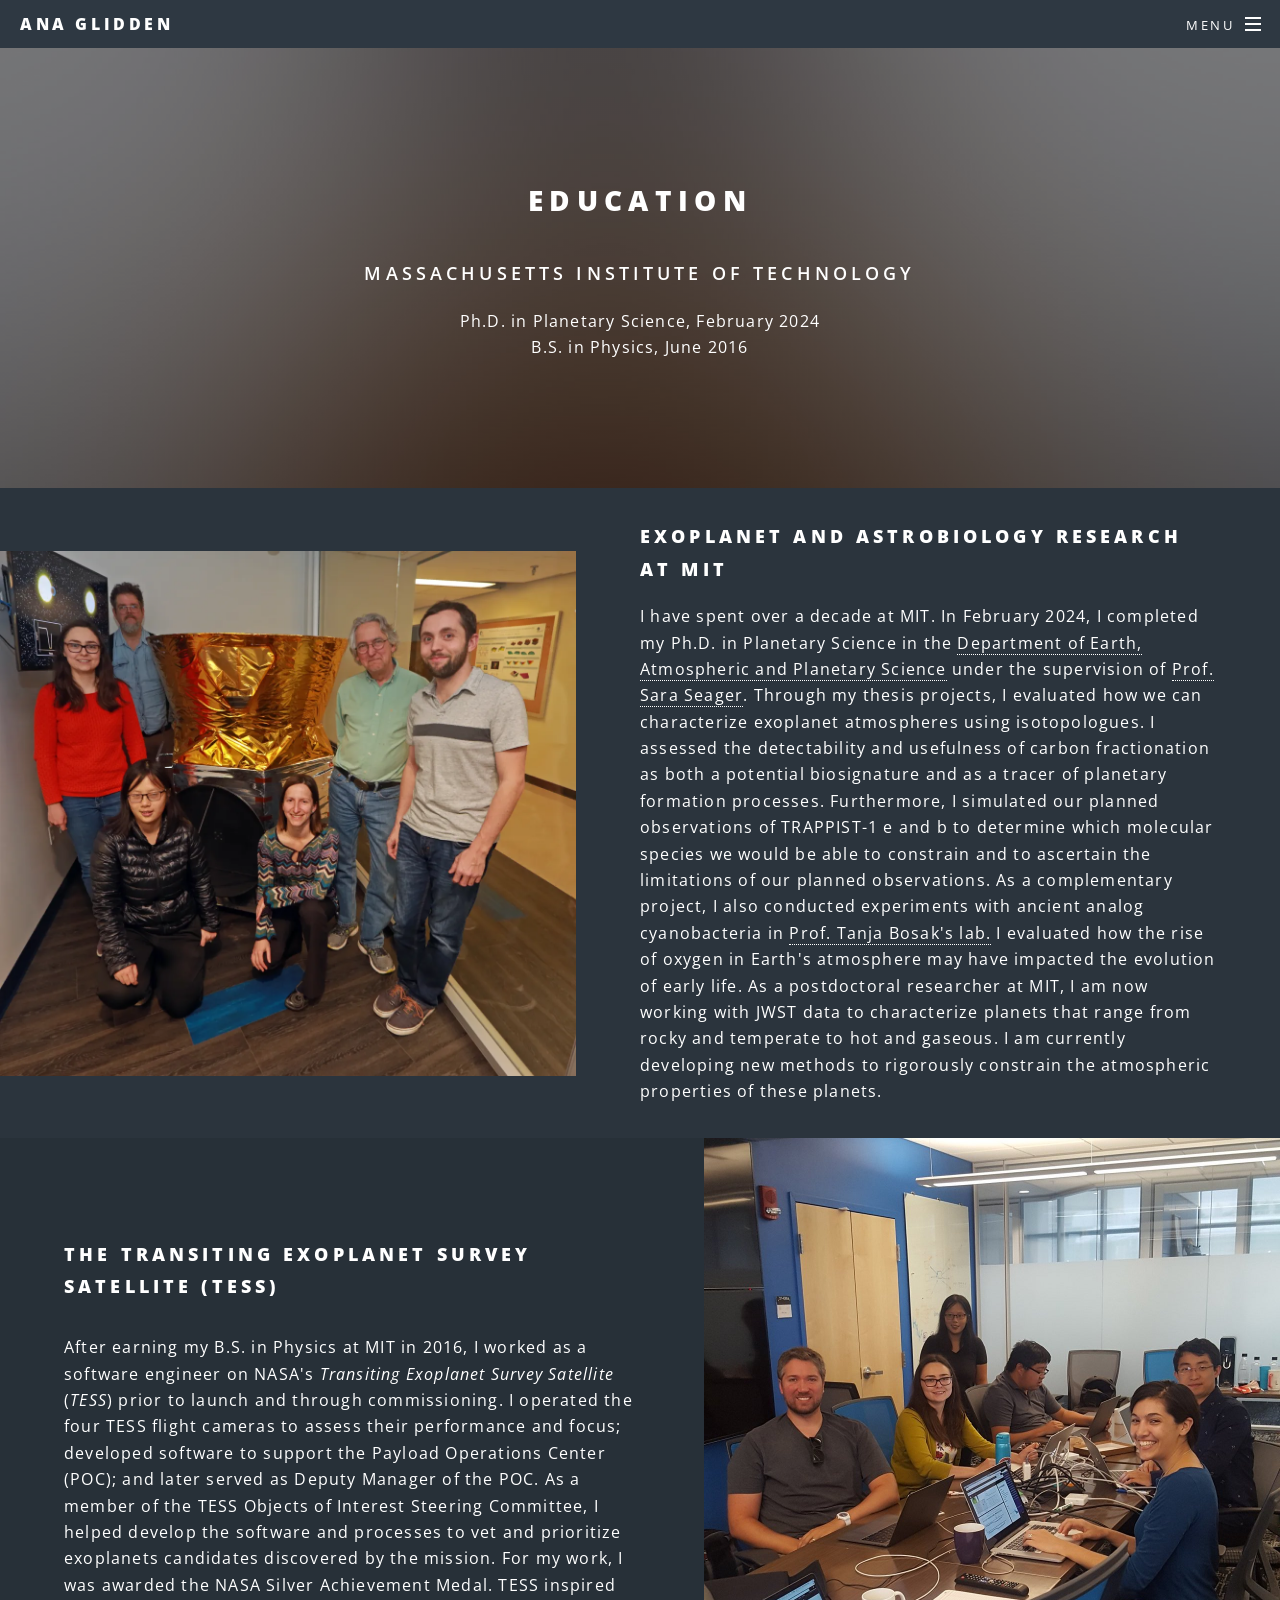
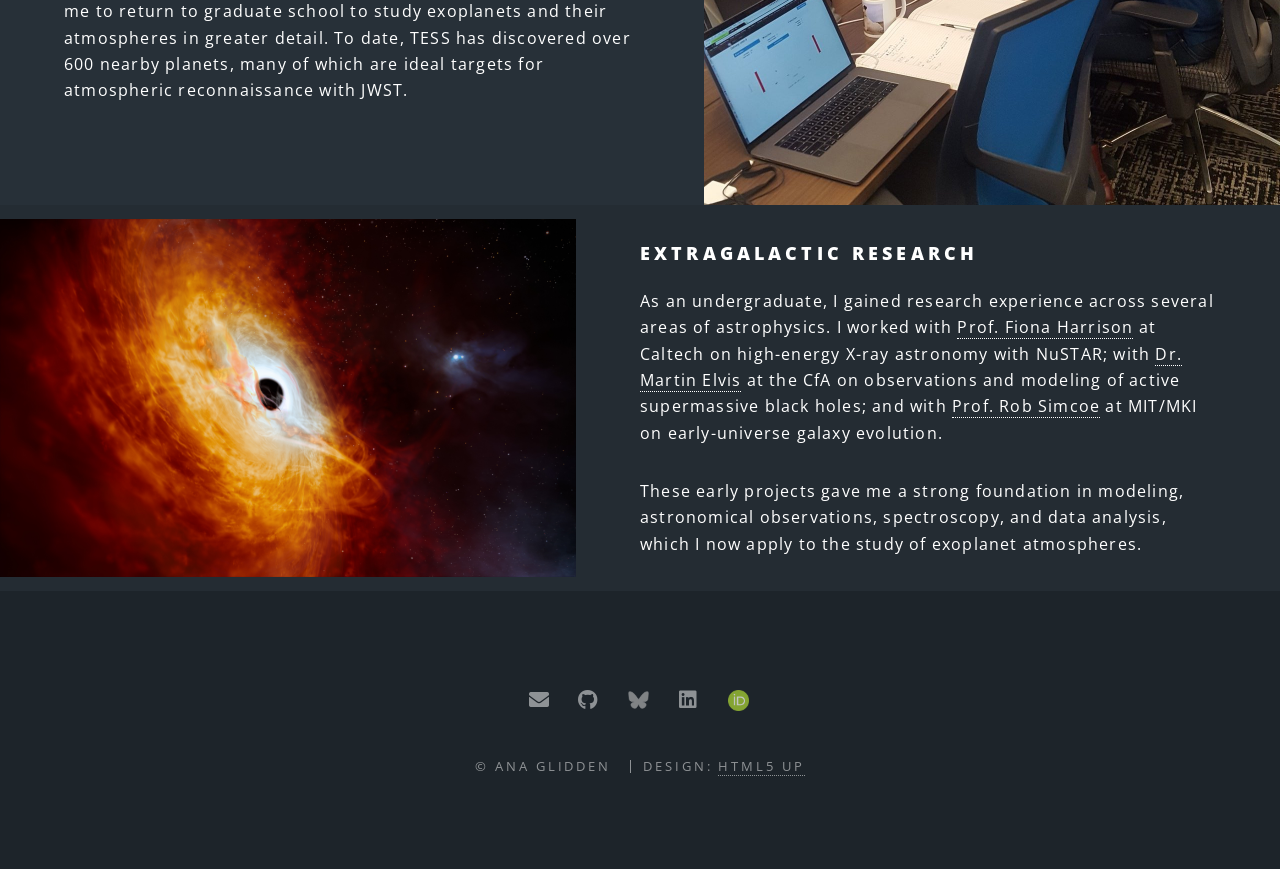
<file: education.html>
<!DOCTYPE HTML>
<!--
	Spectral by HTML5 UP
	html5up.net | @ajlkn
	Free for personal and commercial use under the CCA 3.0 license (html5up.net/license)
-->
<html>

<head>
	<title>Ana Glidden</title>
	<meta charset="utf-8" />
	<meta name="viewport" content="width=device-width, initial-scale=1, user-scalable=no" />
	<link rel="stylesheet" href="assets/css/main.css" />
	<link rel="icon" type="image/x-icon" href="favicon.ico" />
	<noscript>
		<link rel="stylesheet" href="assets/css/noscript.css" />
	</noscript>
</head>

<a href="#page-wrapper" id="back-to-top" class="icon solid fa-arrow-up"></a>

<script>
	const backToTop = document.getElementById("back-to-top");

	window.addEventListener("scroll", function () {
		if (window.scrollY > 400) {
			backToTop.classList.add("show");
		} else {
			backToTop.classList.remove("show");
		}
	});
</script>


<body class="is-preload">

	<!-- Page Wrapper -->
	<div id="page-wrapper">

		<!-- Header -->
		<header id="header">
			<h1><a href="index.html">Ana Glidden</a></h1>
			<nav id="nav">
				<ul>
					<li class="special">
						<a href="#menu" class="menuToggle"><span>Menu</span></a>
						<div id="menu">
							<ul>
								<li><a href="index.html">Home</a></li>
								<li><a href="about.html">About</a></li>
								<li><a href="education.html">Education</a></li>
								<!-- <li><a href="sciencebackground.html">Science</a></li> -->
								<li><a href="researchpapers.html">Research</a></li>
								<li><a href="outreach.html">Outreach</a></li>
								<li><a href="justforfun.html">Just for fun</a></li>
								<li><a href="cv.html">CV</a></li>
								<li><a href="contactme.html">Contact Me</a></li>
							</ul>
						</div>
					</li>
				</ul>
			</nav>
		</header>

		<!-- Main -->
		<article id="main">
			<header>
				<h2>Education</h2>
				<p>
				<h3><strong>Massachusetts Institute of Technology</strong></h3>
				Ph.D. in Planetary Science, February 2024<br>
				B.S. in Physics, June 2016
				</p>
			</header>

			<section class="wrapper alt style2">

				<!-- PhD Research -->
				<section class="spotlight">
					<div class="image">
						<img src="images/tessmodel.jpg" alt="">
					</div>

					<div class="content">
						<h3>Exoplanet and Astrobiology Research at MIT</h3>
						<p>
							I have spent over a decade at MIT. In February 2024, I completed my Ph.D. in
							Planetary Science in the
							<a href="https://eaps.mit.edu/" target="_blank">Department of Earth, Atmospheric and
								Planetary Science</a>
							under the supervision of
							<a href="https://www.saraseager.com/" target="_blank">Prof. Sara Seager</a>.
							Through my thesis projects, I evaluated how we can characterize exoplanet atmospheres using
							isotopologues. I assessed the detectability and usefulness of carbon fractionation as both a
							potential biosignature and as a tracer of planetary formation processes. Furthermore, I
							simulated our planned observations of TRAPPIST-1 e and b to determine which molecular
							species we would be able to constrain and to ascertain the limitations of our planned
							observations. As a complementary project, I also conducted experiments with ancient analog
							cyanobacteria in <a href="https://www.experimentalgeobiology.mit.edu/" target="_blank">Prof.
								Tanja Bosak's lab.</a> I evaluated how the rise of oxygen in Earth's atmosphere may have
							impacted the evolution of early life. As a postdoctoral researcher at MIT, I am now working
							with JWST data to characterize planets that range from rocky and temperate to hot and
							gaseous.
							I am currently developing new methods to rigorously constrain the atmospheric properties of
							these planets.
						</p>
					</div>
				</section>

				<!-- TESS Work -->
				<section class="spotlight">
					<div class="image">
						<img src="images/tessvetting.jpg" alt="">
					</div>

					<div class="content">
						<h3>The Transiting Exoplanet Survey Satellite (TESS)</h3>
						<p>

						<p>
							After earning my B.S. in Physics at MIT in 2016, I worked as a software engineer on NASA's
							<em>Transiting Exoplanet Survey Satellite</em> (<em>TESS</em>) prior to launch and through
							commissioning. I operated the four TESS flight cameras to assess their performance and
							focus; developed software to support the Payload Operations Center (POC); and later
							served as Deputy Manager of the POC. As a member of the TESS Objects of Interest Steering
							Committee, I helped develop the software and processes to vet and prioritize exoplanets
							candidates discovered by the mission. For my work, I was awarded the NASA Silver Achievement
							Medal. TESS inspired me to return to graduate school to study exoplanets and
							their atmospheres in greater detail. To date, TESS has discovered over 600 nearby planets,
							many of which are ideal targets for atmospheric reconnaissance with JWST.
						</p>
					</div>
				</section>

				<!-- Undergraduate Research -->
				<section class="spotlight">
					<div class="image">
						<img src="images/quasar.jpg" alt="">
					</div>

					<div class="content">
						<h3>Extragalactic Research</h3>
						<p>
							As an undergraduate, I gained research experience across several
							areas
							of astrophysics. I worked with
							<a href="https://heag.caltech.edu/alumni.html" target="_blank">Prof. Fiona Harrison</a>
							at Caltech on high-energy X-ray astronomy with NuSTAR; with
							<a href="https://www.cfa.harvard.edu/people/martin-elvis" target="_blank">Dr. Martin
								Elvis</a>
							at the CfA on observations and modeling of active supermassive black
							holes; and with
							<a href="https://physics.mit.edu/faculty/robert-simcoe/" target="_blank">Prof. Rob
								Simcoe</a>
							at MIT/MKI on early-universe galaxy evolution.
						</p>

						<p>
							These early projects gave me a strong foundation in modeling,
							astronomical observations, spectroscopy, and data analysis,
							which I now apply to the study of exoplanet atmospheres.
						</p>
					</div>
				</section>

			</section>
		</article>

		<!-- Footer -->
		<footer id="footer">
			<ul class="icons">
				<li>
					<a href="mailto:ana.glidden@cfa.harvard.edu" class="icon solid fa-envelope">
						<span class="label">Email</span>
					</a>
				</li>
				<li>
					<a href="https://github.com/ana-glidden" class="icon brands fa-github" target="_blank"
						rel="noopener noreferrer">
						<span class="label">GitHub</span>
					</a>
				</li>
				<li>
					<a href="https://bsky.app/profile/ana-glidden.bsky.social" target="_blank" rel="noopener noreferrer"
						class="footer-img-icon bluesky-icon">
						<img src="images/bluesky.png" alt="Bluesky">
						<span class="label">Bluesky</span>
					</a>
				</li>
				<li>
					<a href="https://www.linkedin.com/in/ana-glidden-718b77a3/" class="icon brands fa-linkedin"
						target="_blank" rel="noopener noreferrer">
						<span class="label">LinkedIn</span>
					</a>
				</li>
				<li>
					<a href="https://orcid.org/0000-0002-5322-2315" target="_blank" rel="noopener noreferrer"
						class="footer-img-icon orcid-icon">
						<img src="images/orcid-icon.png" alt="ORCID">
						<span class="label">ORCID</span>
					</a>
				</li>
			</ul>

			<ul class="copyright">
				<li>&copy; Ana Glidden</li>
				<li>Design: <a href="http://html5up.net">HTML5 UP</a></li>
			</ul>
		</footer>
	</div>

	<!-- Scripts -->
	<script src="assets/js/jquery.min.js"></script>
	<script src="assets/js/jquery.scrollex.min.js"></script>
	<script src="assets/js/jquery.scrolly.min.js"></script>
	<script src="assets/js/browser.min.js"></script>
	<script src="assets/js/breakpoints.min.js"></script>
	<script src="assets/js/util.js"></script>
	<script src="assets/js/main.js"></script>

</body>

</html>
</file>
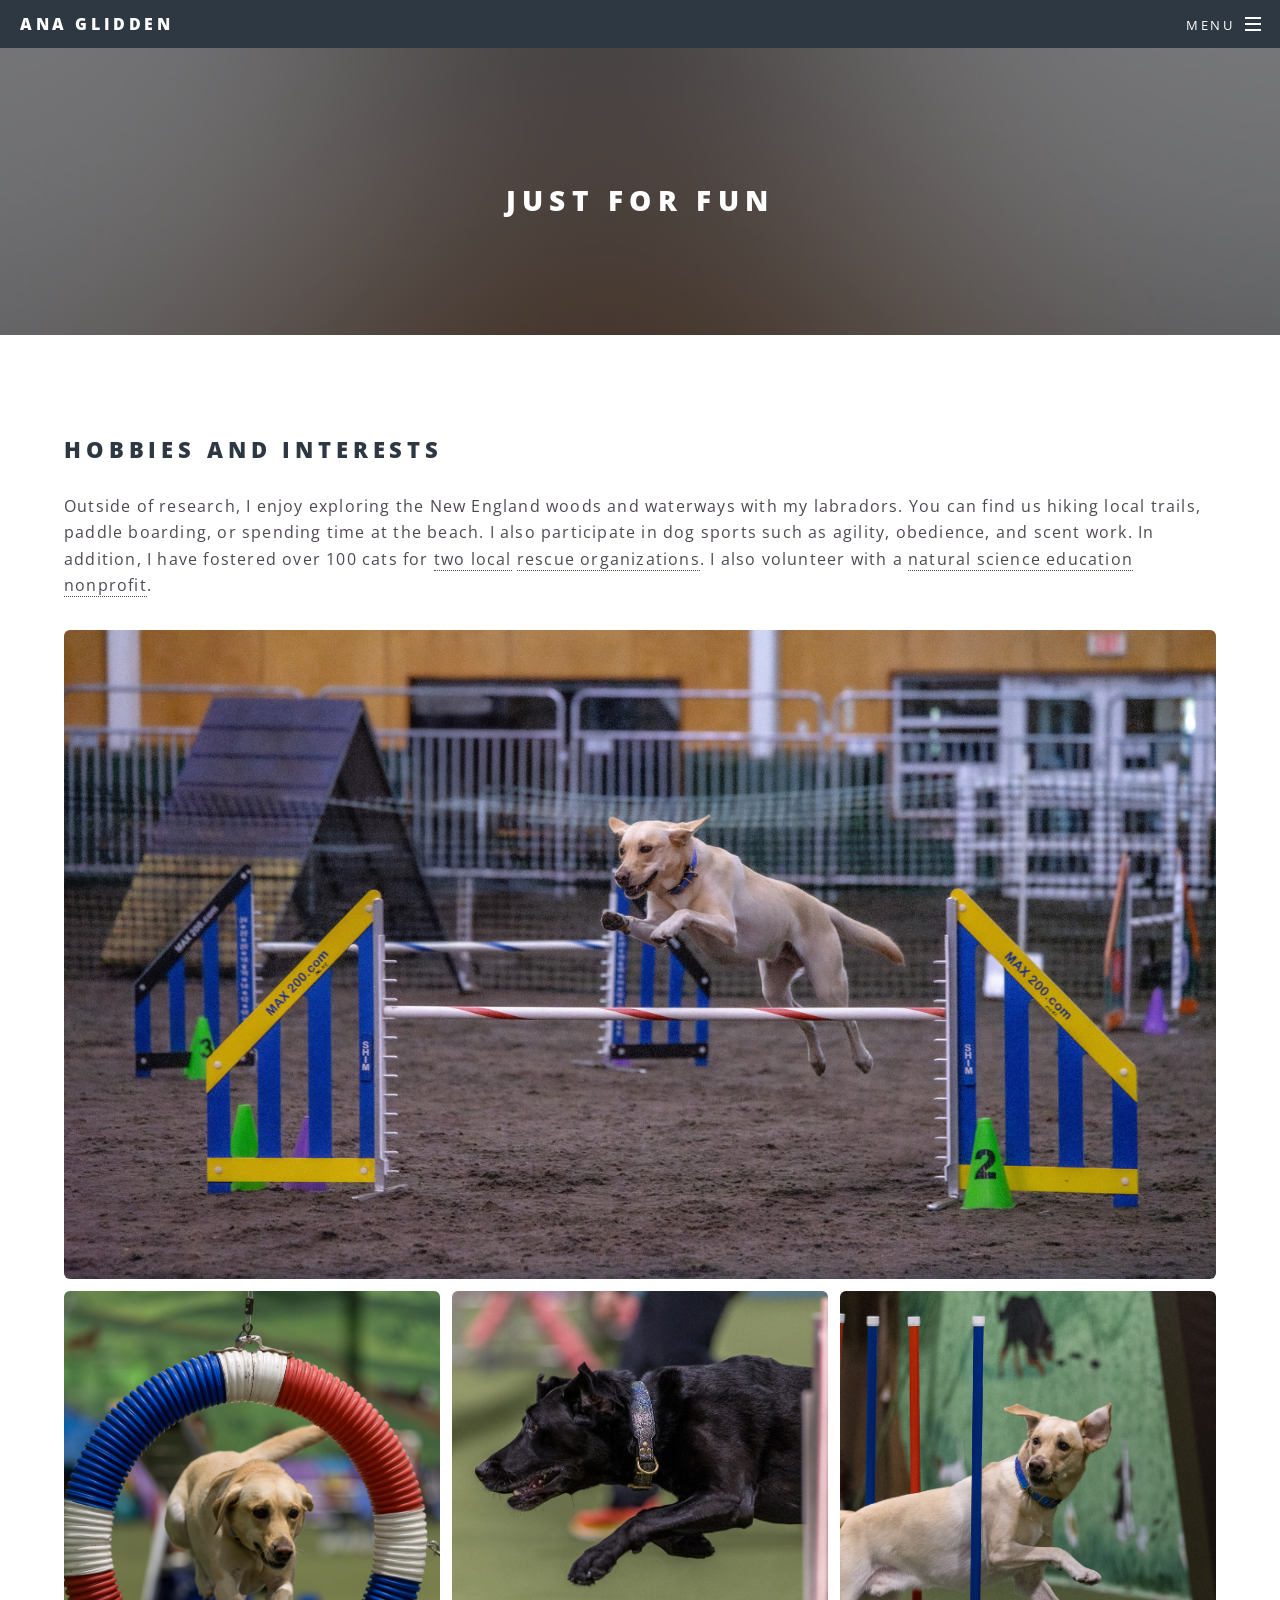
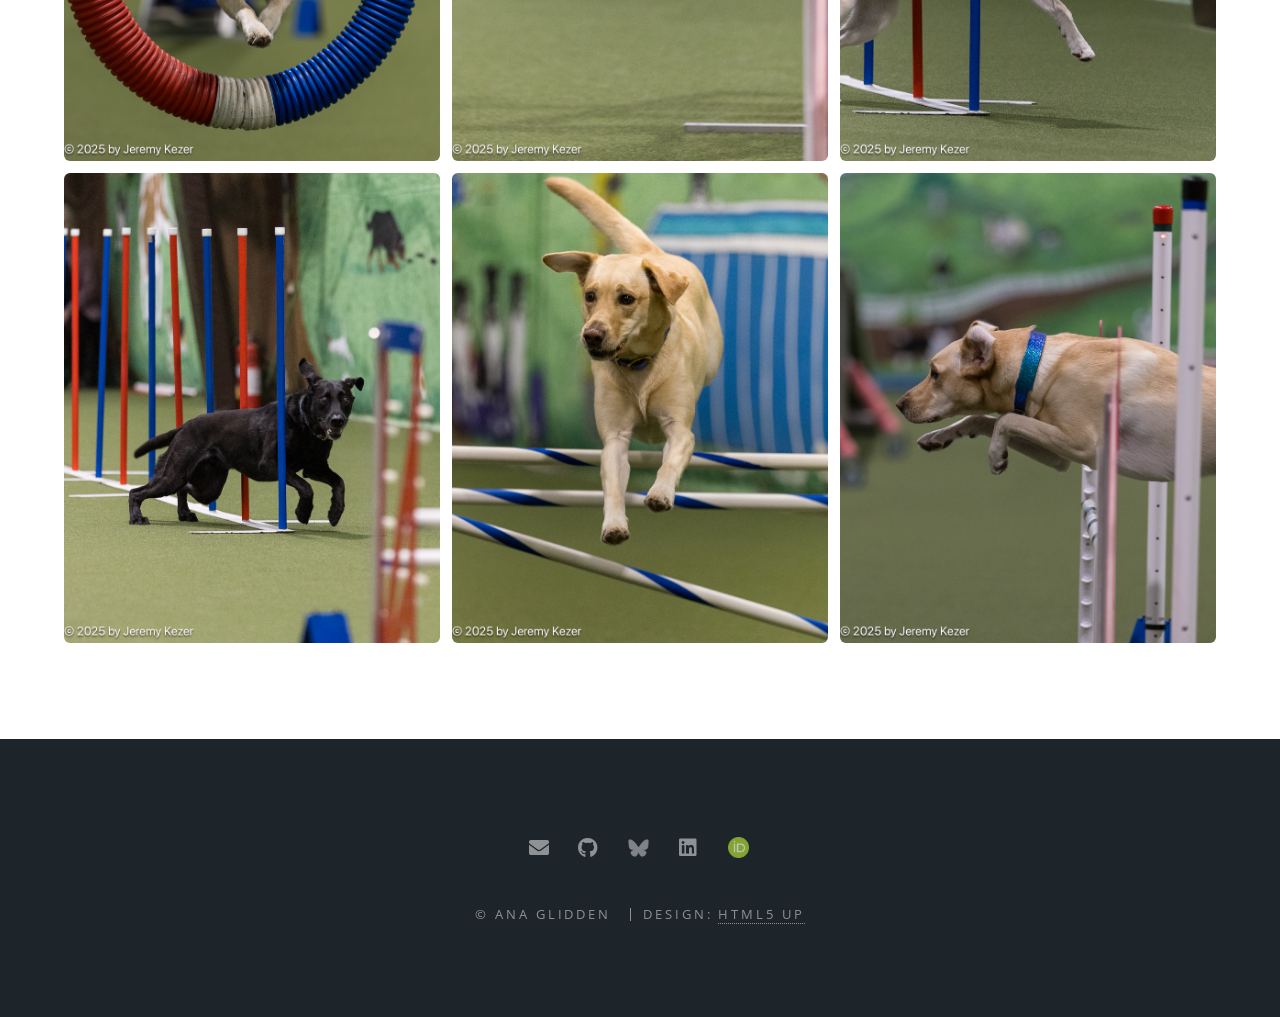
<file: justforfun.html>
<!DOCTYPE HTML>
<!--
	Spectral by HTML5 UP
	html5up.net | @ajlkn
	Free for personal and commercial use under the CCA 3.0 license (html5up.net/license)
-->
<html>

<head>
	<title>Ana Glidden</title>
	<meta charset="utf-8" />
	<meta name="viewport" content="width=device-width, initial-scale=1, user-scalable=no" />
	<link rel="icon" type="image/x-icon" href="favicon.ico" />
	<link rel="stylesheet" href="assets/css/main.css" />
	<noscript>
		<link rel="stylesheet" href="assets/css/noscript.css" />
	</noscript>
</head>

<a href="#page-wrapper" id="back-to-top" class="icon solid fa-arrow-up"></a>

<script>
	const backToTop = document.getElementById("back-to-top");

	window.addEventListener("scroll", function () {
		if (window.scrollY > 400) {
			backToTop.classList.add("show");
		} else {
			backToTop.classList.remove("show");
		}
	});
</script>

<body class="is-preload">

	<!-- Page Wrapper -->
	<div id="page-wrapper">

		<!-- Header -->
		<header id="header">
			<h1><a href="index.html">Ana Glidden</a></h1>
			<nav id="nav">
				<ul>
					<li class="special">
						<a href="#menu" class="menuToggle"><span>Menu</span></a>
						<div id="menu">
							<ul>
								<li><a href="index.html">Home</a></li>
								<li><a href="about.html">About</a></li>
								<li><a href="education.html">Education</a></li>
								<!-- <li><a href="sciencebackground.html">Science</a></li> -->
								<li><a href="researchpapers.html">Research</a></li>
								<li><a href="outreach.html">Outreach</a></li>
								<li><a href="justforfun.html">Just for fun</a></li>
								<li><a href="cv.html">CV</a></li>
								<li><a href="contactme.html">Contact Me</a></li>
							</ul>
						</div>
					</li>
				</ul>
			</nav>
		</header>

		<!-- Main -->
		<article id="main">
			<header>
				<h2>Just for Fun</h2>
			</header>

			<section class="wrapper style5">
				<div class="inner">

					<h2>Hobbies and Interests</h2>

					<p style="margin-top:1.5em;">
						Outside of research, I enjoy exploring the New England woods and waterways
						with my labradors. You can find us hiking local trails, paddle boarding,
						or spending time at the beach. I also participate in dog sports such as
						agility, obedience, and scent work. In addition, I have fostered over
						100 cats for <a href="https://www.sweetpawsrescue.org/" target="_blank">two local</a>
						<a href="https://www.capeannanimalaid.org/" target="_blank">rescue organizations</a>.
						I also volunteer with a
						<a href="https://kestreleducation.org/" target="_blank">natural science education nonprofit</a>.
					</p>

					<div class="box alt">
						<div class="row gtr-50 gtr-uniform">
							<div class="col-12"><span class="image fit"><img src="images/agility/banner3.jpg"
										alt="" /></span>
							</div>
							<div class="col-4"><span class="image fit"><img src="images/agility/rtire.jpg"
										alt="" /></span>
							</div>
							<div class="col-4"><span class="image fit"><img src="images/agility/aclosejump.jpg"
										alt="" /></span>
							</div>
							<div class="col-4"><span class="image fit"><img src="images/agility/rweave.jpg"
										alt="" /></span>
							</div>

							<div class="col-4"><span class="image fit"><img src="images/agility/aweave.jpg"
										alt="" /></span>
							</div>
							<div class="col-4"><span class="image fit"><img src="images/agility/rjump.jpg"
										alt="" /></span>
							</div>
							<div class="col-4"><span class="image fit"><img src="images/agility/rjumpclose.jpg"
										alt="" /></span>
							</div>
						</div>
					</div>
			</section>
		</article>

		<!-- Footer -->
		<footer id="footer">
			<ul class="icons">
				<li>
					<a href="mailto:ana.glidden@cfa.harvard.edu" class="icon solid fa-envelope">
						<span class="label">Email</span>
					</a>
				</li>
				<li>
					<a href="https://github.com/ana-glidden" class="icon brands fa-github" target="_blank"
						rel="noopener noreferrer">
						<span class="label">GitHub</span>
					</a>
				</li>
				<li>
					<a href="https://bsky.app/profile/ana-glidden.bsky.social" target="_blank" rel="noopener noreferrer"
						class="footer-img-icon bluesky-icon">
						<img src="images/bluesky.png" alt="Bluesky">
						<span class="label">Bluesky</span>
					</a>
				</li>
				<li>
					<a href="https://www.linkedin.com/in/ana-glidden-718b77a3/" class="icon brands fa-linkedin"
						target="_blank" rel="noopener noreferrer">
						<span class="label">LinkedIn</span>
					</a>
				</li>
				<li>
					<a href="https://orcid.org/0000-0002-5322-2315" target="_blank" rel="noopener noreferrer"
						class="footer-img-icon orcid-icon">
						<img src="images/orcid-icon.png" alt="ORCID">
						<span class="label">ORCID</span>
					</a>
				</li>
			</ul>

			<ul class="copyright">
				<li>&copy; Ana Glidden</li>
				<li>Design: <a href="http://html5up.net">HTML5 UP</a></li>
			</ul>
		</footer>

	</div>

	<!-- Scripts -->
	<script src="assets/js/jquery.min.js"></script>
	<script src="assets/js/jquery.scrollex.min.js"></script>
	<script src="assets/js/jquery.scrolly.min.js"></script>
	<script src="assets/js/browser.min.js"></script>
	<script src="assets/js/breakpoints.min.js"></script>
	<script src="assets/js/util.js"></script>
	<script src="assets/js/main.js"></script>

</body>

</html>
</file>
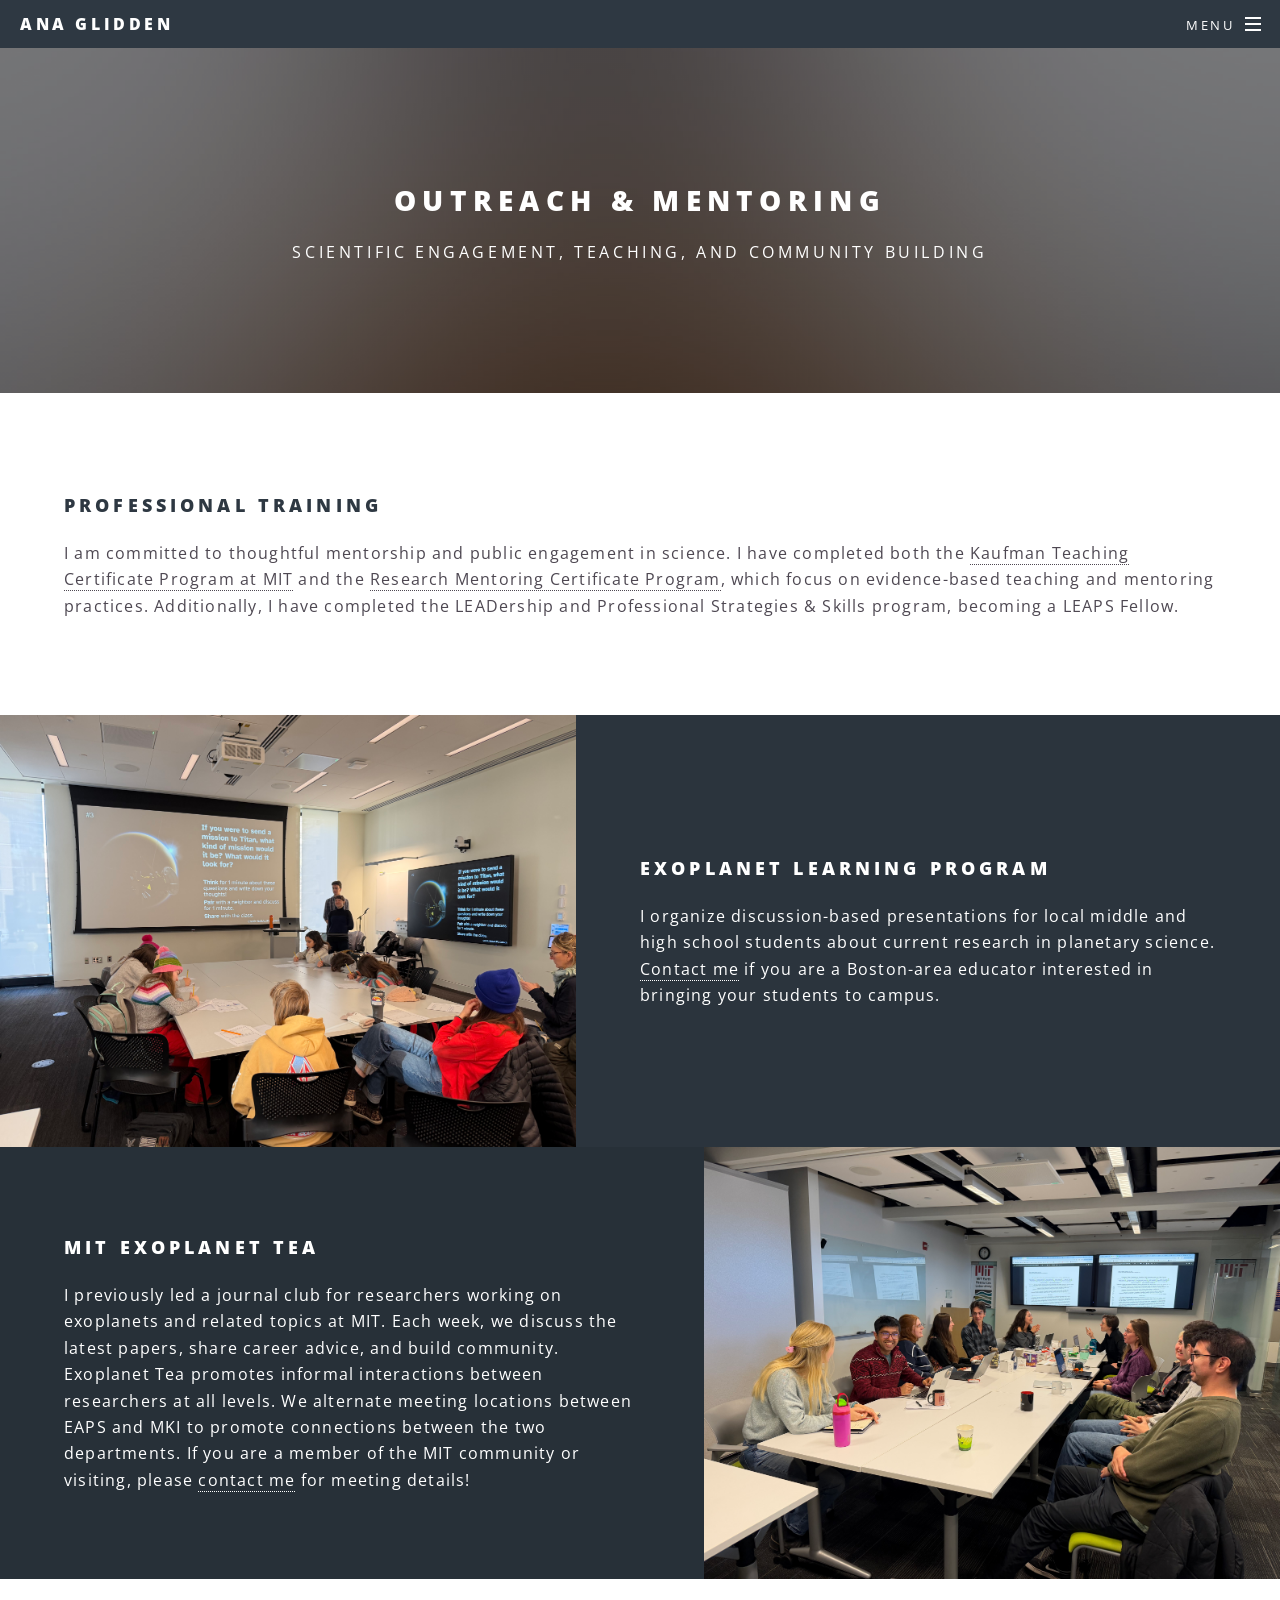
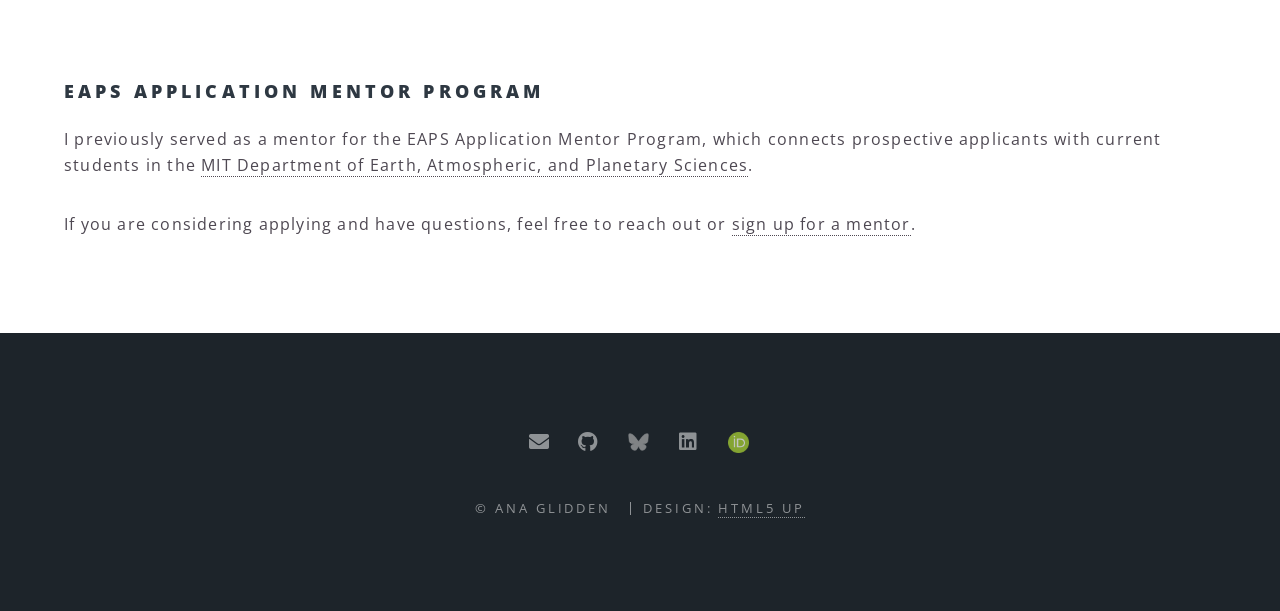
<file: outreach.html>
<!DOCTYPE HTML>
<!--
	Spectral by HTML5 UP
	html5up.net | @ajlkn
	Free for personal and commercial use under the CCA 3.0 license (html5up.net/license)
-->
<html>

<head>
	<title>Ana Glidden</title>
	<meta charset="utf-8" />
	<meta name="viewport" content="width=device-width, initial-scale=1, user-scalable=no" />
	<link rel="icon" type="image/x-icon" href="favicon.ico" />
	<link rel="stylesheet" href="assets/css/main.css" />
	<noscript>
		<link rel="stylesheet" href="assets/css/noscript.css" />
	</noscript>
</head>

<a href="#page-wrapper" id="back-to-top" class="icon solid fa-arrow-up"></a>

<script>
	const backToTop = document.getElementById("back-to-top");

	window.addEventListener("scroll", function () {
		if (window.scrollY > 400) {
			backToTop.classList.add("show");
		} else {
			backToTop.classList.remove("show");
		}
	});
</script>

<body class="is-preload">

	<!-- Page Wrapper -->
	<div id="page-wrapper">

		<!-- Header -->
		<header id="header">
			<h1><a href="index.html">Ana Glidden</a></h1>
			<nav id="nav">
				<ul>
					<li class="special">
						<a href="#menu" class="menuToggle"><span>Menu</span></a>
						<div id="menu">
							<ul>
								<li><a href="index.html">Home</a></li>
								<li><a href="about.html">About</a></li>
								<li><a href="education.html">Education</a></li>
								<!-- <li><a href="sciencebackground.html">Science</a></li> -->
								<li><a href="researchpapers.html">Research</a></li>
								<li><a href="outreach.html">Outreach</a></li>
								<li><a href="justforfun.html">Just for fun</a></li>
								<li><a href="cv.html">CV</a></li>
								<li><a href="contactme.html">Contact Me</a></li>
							</ul>
						</div>
					</li>
				</ul>
			</nav>
		</header>

		<article id="main">
			<header>
				<h2>Outreach & Mentoring</h2>
				<p>Scientific Engagement, Teaching, and Community Building</p>
			</header>

			<!-- Professional Training -->
			<section class="wrapper style5">
				<div class="inner">

					<div class="content">
						<h3>Professional Training</h3>
						<p>
							I am committed to thoughtful mentorship and public engagement in science.
							I have completed both the
							<a href="https://tll.mit.edu/programming/grad-student-programming/kaufman-teaching-certificate-program/"
								target="_blank">
								Kaufman Teaching Certificate Program at MIT</a>
							and the
							<a href="https://capd.mit.edu/pd-certificates/" target="_blank">
								Research Mentoring Certificate Program</a>, which focus on evidence-based teaching
							and mentoring practices. Additionally, I have completed the LEADership and Professional
							Strategies & Skills program, becoming a LEAPS Fellow.
						</p>
					</div>
			</section>

			<section class="wrapper alt style2">

				<!-- MIT Exoplanet Learning Program -->
				<section class="spotlight">
					<div class="image">
						<img src="images/elp2.jpg" alt="Students participating in the MIT Exoplanet Learning Program">
					</div>

					<div class="content">
						<h3>Exoplanet Learning Program</h3>
						<p>
							I organize discussion-based presentations for local middle and high school
							students about current research in planetary science. <a href="contactme.html"
								target="_blank">Contact me</a> if you are a Boston-area educator interested in bringing
							your students to campus.
						</p>
				</section>

				<!-- MIT Exoplanet Tea -->
				<section class="spotlight">
					<div class="image">
						<img src="images/exotea.jpg" alt="MIT Exoplanet Tea journal club">
					</div>

					<div class="content">
						<h3>MIT Exoplanet Tea</h3>
						<p>
							I previously led a journal club for researchers working on exoplanets
							and related topics at MIT. Each week, we discuss the latest papers, share career advice, and
							build community. Exoplanet Tea promotes informal interactions between researchers at all
							levels. We alternate meeting locations between EAPS and MKI to promote connections between
							the two departments. If you are a member of the MIT community or visiting, please <a
								href="contactme.html" target="_blank">contact me</a> for meeting details!
						</p>
				</section>

				<!-- EAPS Application Mentor Program -->
				<section class="wrapper style5">
					<div class="inner">
						<div class="content">
							<h3>EAPS Application Mentor Program</h3>
							<p>
								I previously served as a mentor for the EAPS Application Mentor Program,
								which connects prospective applicants with current students in the
								<a href="https://eaps.mit.edu/">
									MIT Department of Earth, Atmospheric, and Planetary Sciences</a>.
							</p>
							<p>
								If you are considering applying and have questions, feel free to reach out
								or <a
									href="https://sites.google.com/view/eaps-student-advisory-council/application-assistance">
									sign up for a mentor</a>.
							</p>
				</section>
			</section>
		</article>

		<!-- Footer -->
		<footer id="footer">
			<ul class="icons">
				<li>
					<a href="mailto:ana.glidden@cfa.harvard.edu" class="icon solid fa-envelope">
						<span class="label">Email</span>
					</a>
				</li>
				<li>
					<a href="https://github.com/ana-glidden" class="icon brands fa-github" target="_blank"
						rel="noopener noreferrer">
						<span class="label">GitHub</span>
					</a>
				</li>
				<li>
					<a href="https://bsky.app/profile/ana-glidden.bsky.social" target="_blank" rel="noopener noreferrer"
						class="footer-img-icon bluesky-icon">
						<img src="images/bluesky.png" alt="Bluesky">
						<span class="label">Bluesky</span>
					</a>
				</li>
				<li>
					<a href="https://www.linkedin.com/in/ana-glidden-718b77a3/" class="icon brands fa-linkedin"
						target="_blank" rel="noopener noreferrer">
						<span class="label">LinkedIn</span>
					</a>
				</li>
				<li>
					<a href="https://orcid.org/0000-0002-5322-2315" target="_blank" rel="noopener noreferrer"
						class="footer-img-icon orcid-icon">
						<img src="images/orcid-icon.png" alt="ORCID">
						<span class="label">ORCID</span>
					</a>
				</li>
			</ul>

			<ul class="copyright">
				<li>&copy; Ana Glidden</li>
				<li>Design: <a href="http://html5up.net">HTML5 UP</a></li>
			</ul>
		</footer>

	</div>

	<!-- Scripts -->
	<script src="assets/js/jquery.min.js"></script>
	<script src="assets/js/jquery.scrollex.min.js"></script>
	<script src="assets/js/jquery.scrolly.min.js"></script>
	<script src="assets/js/browser.min.js"></script>
	<script src="assets/js/breakpoints.min.js"></script>
	<script src="assets/js/util.js"></script>
	<script src="assets/js/main.js"></script>

</body>

</html>
</file>
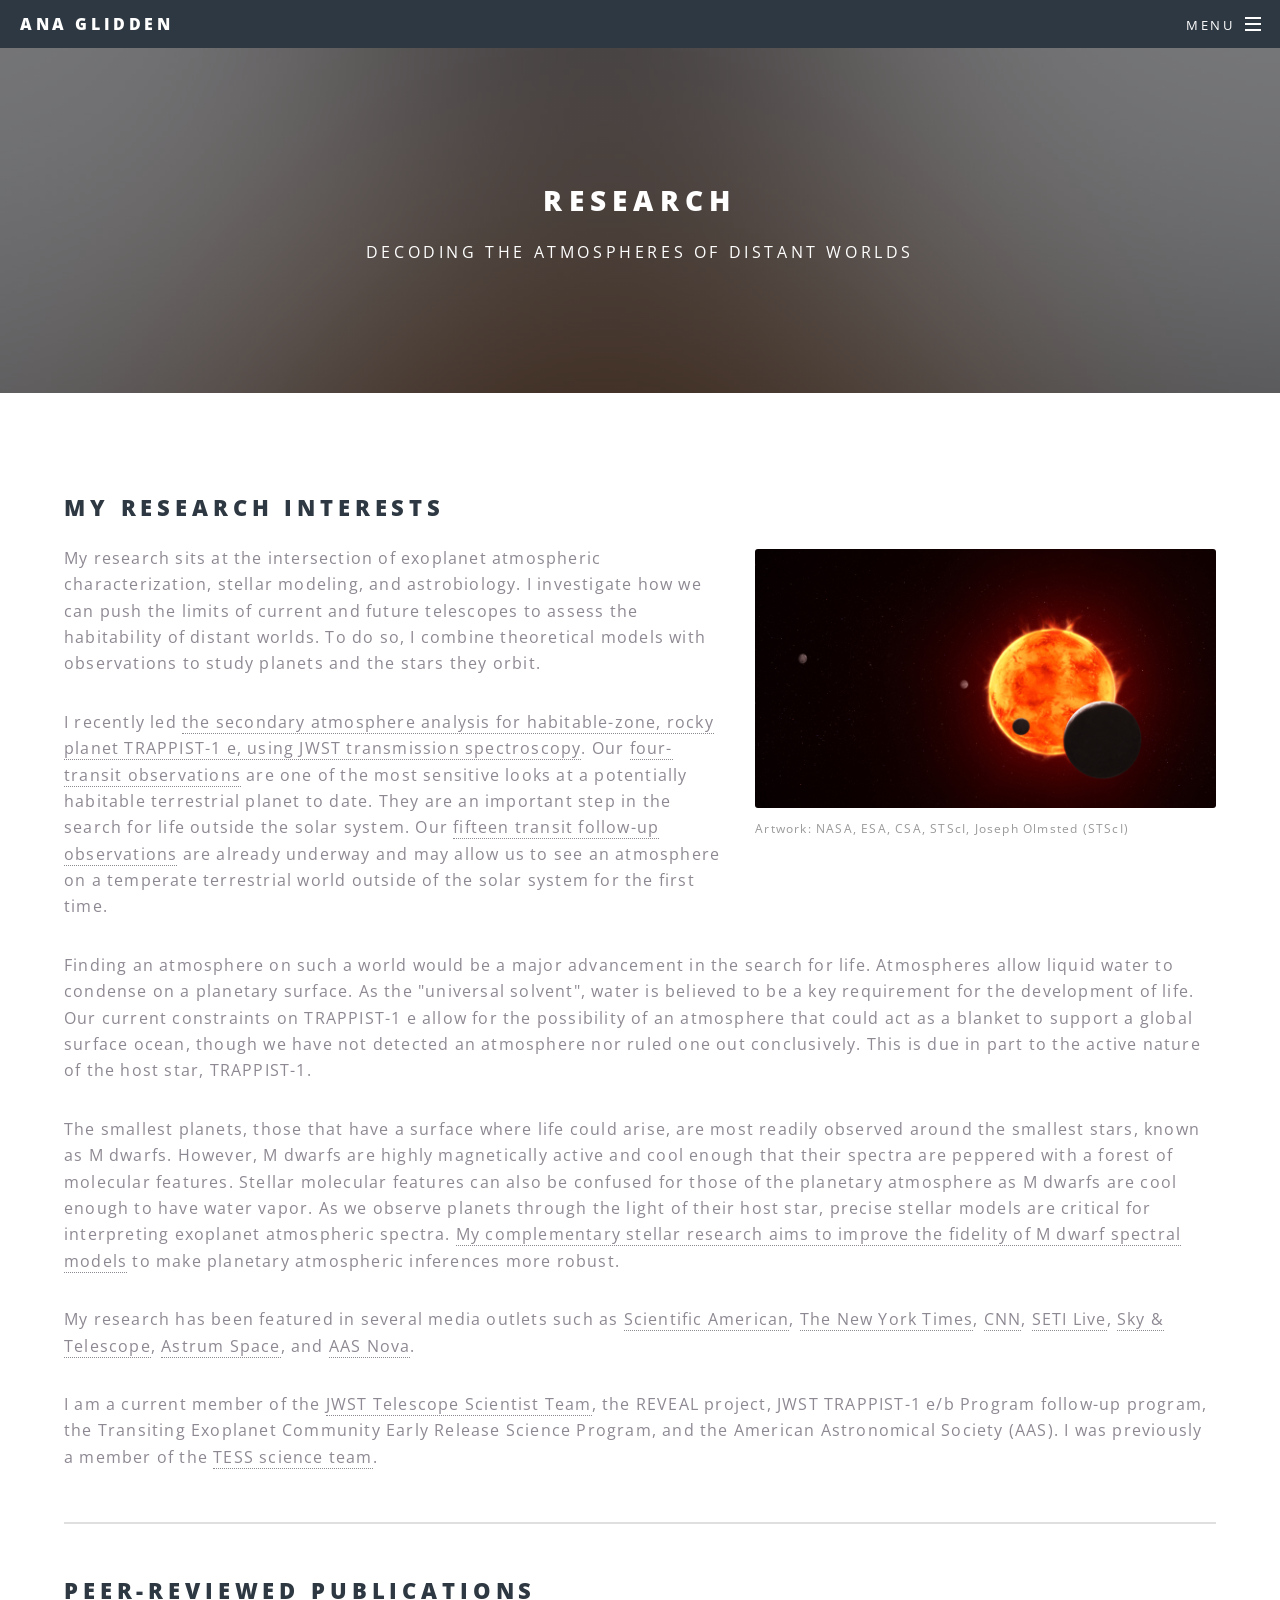
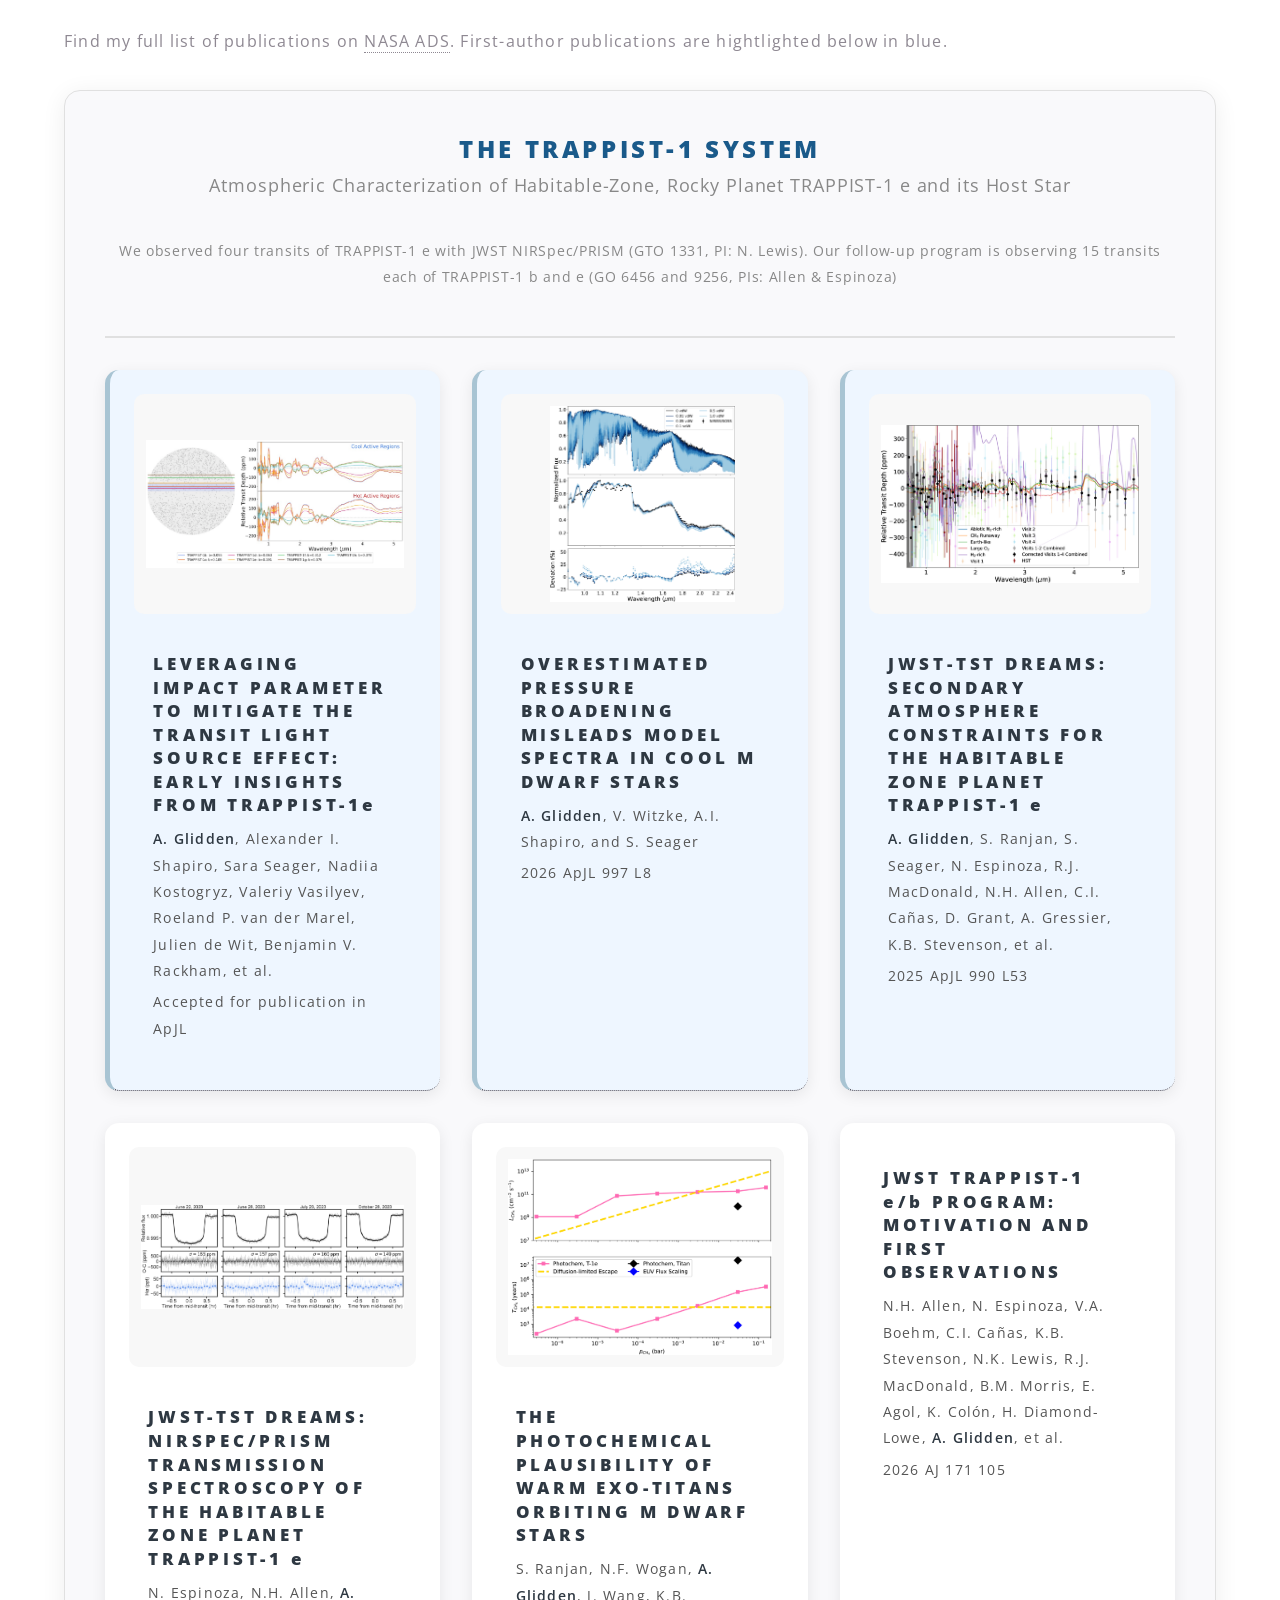
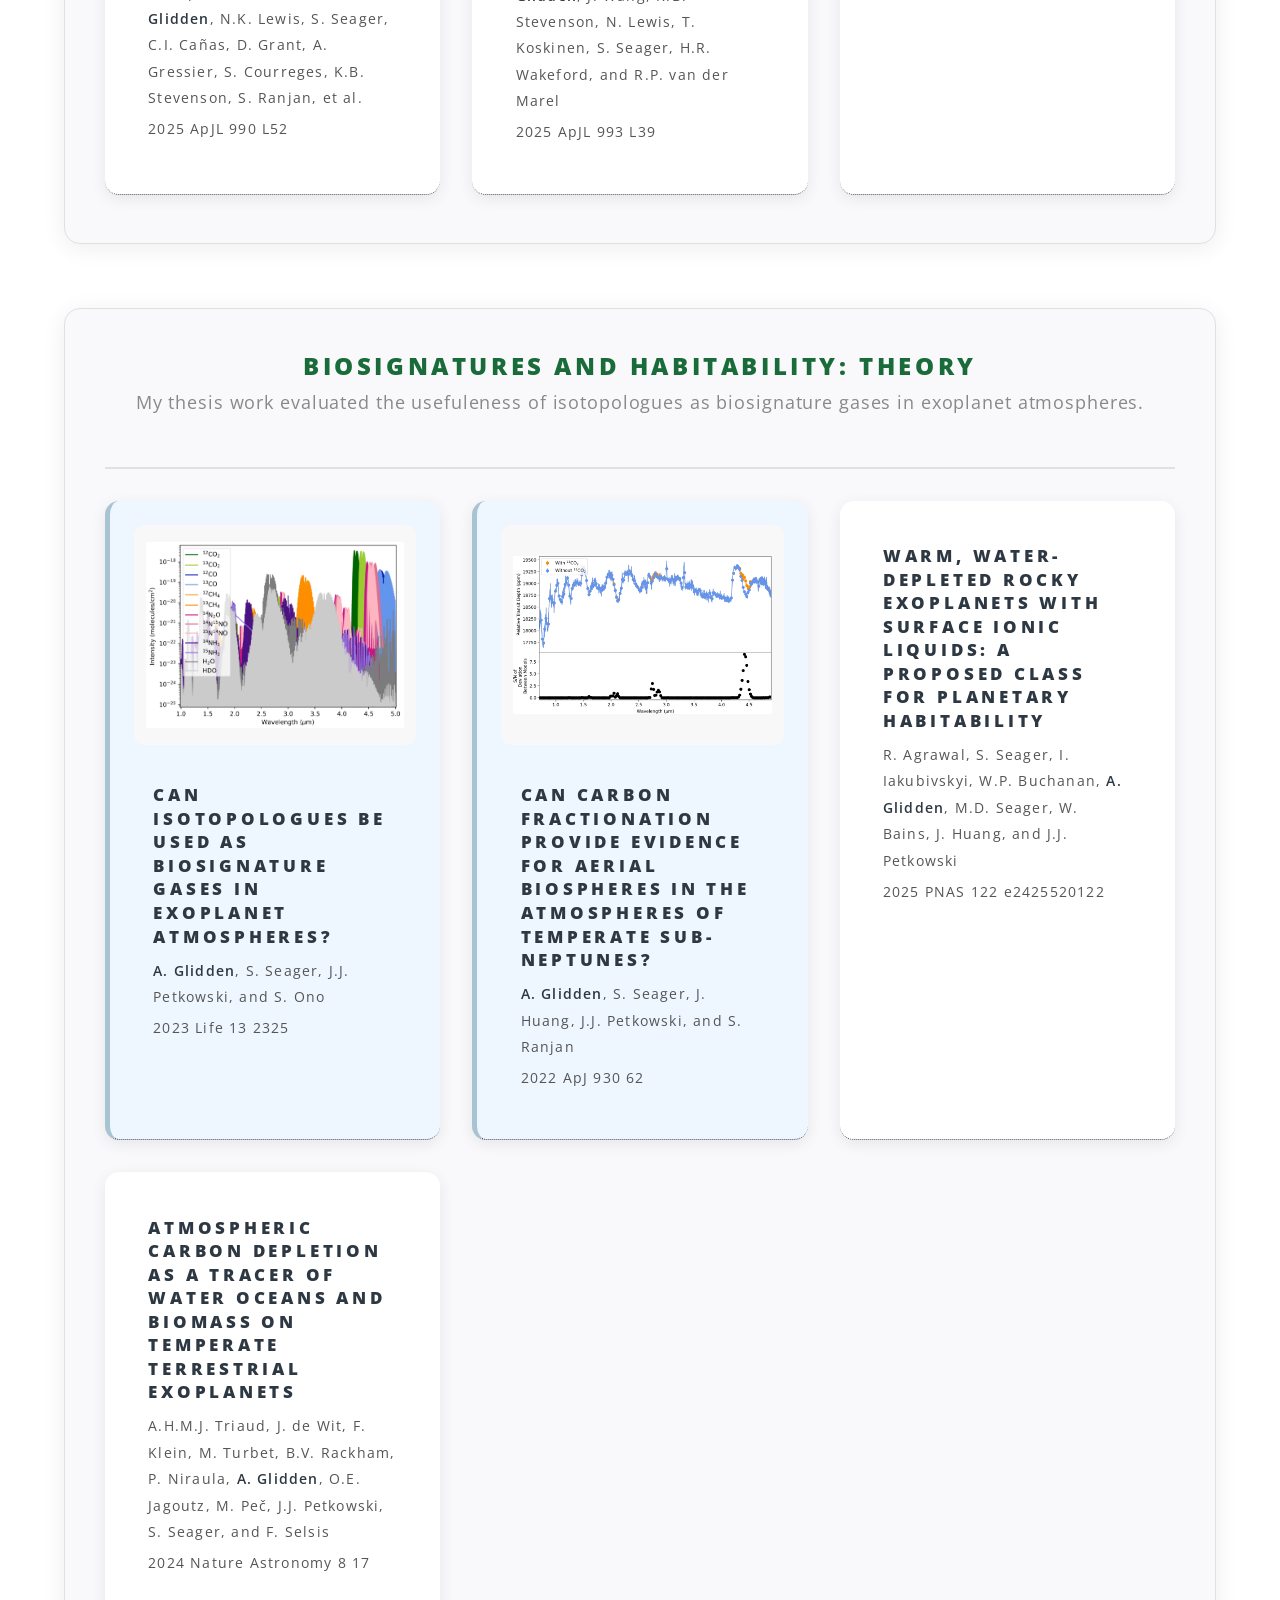
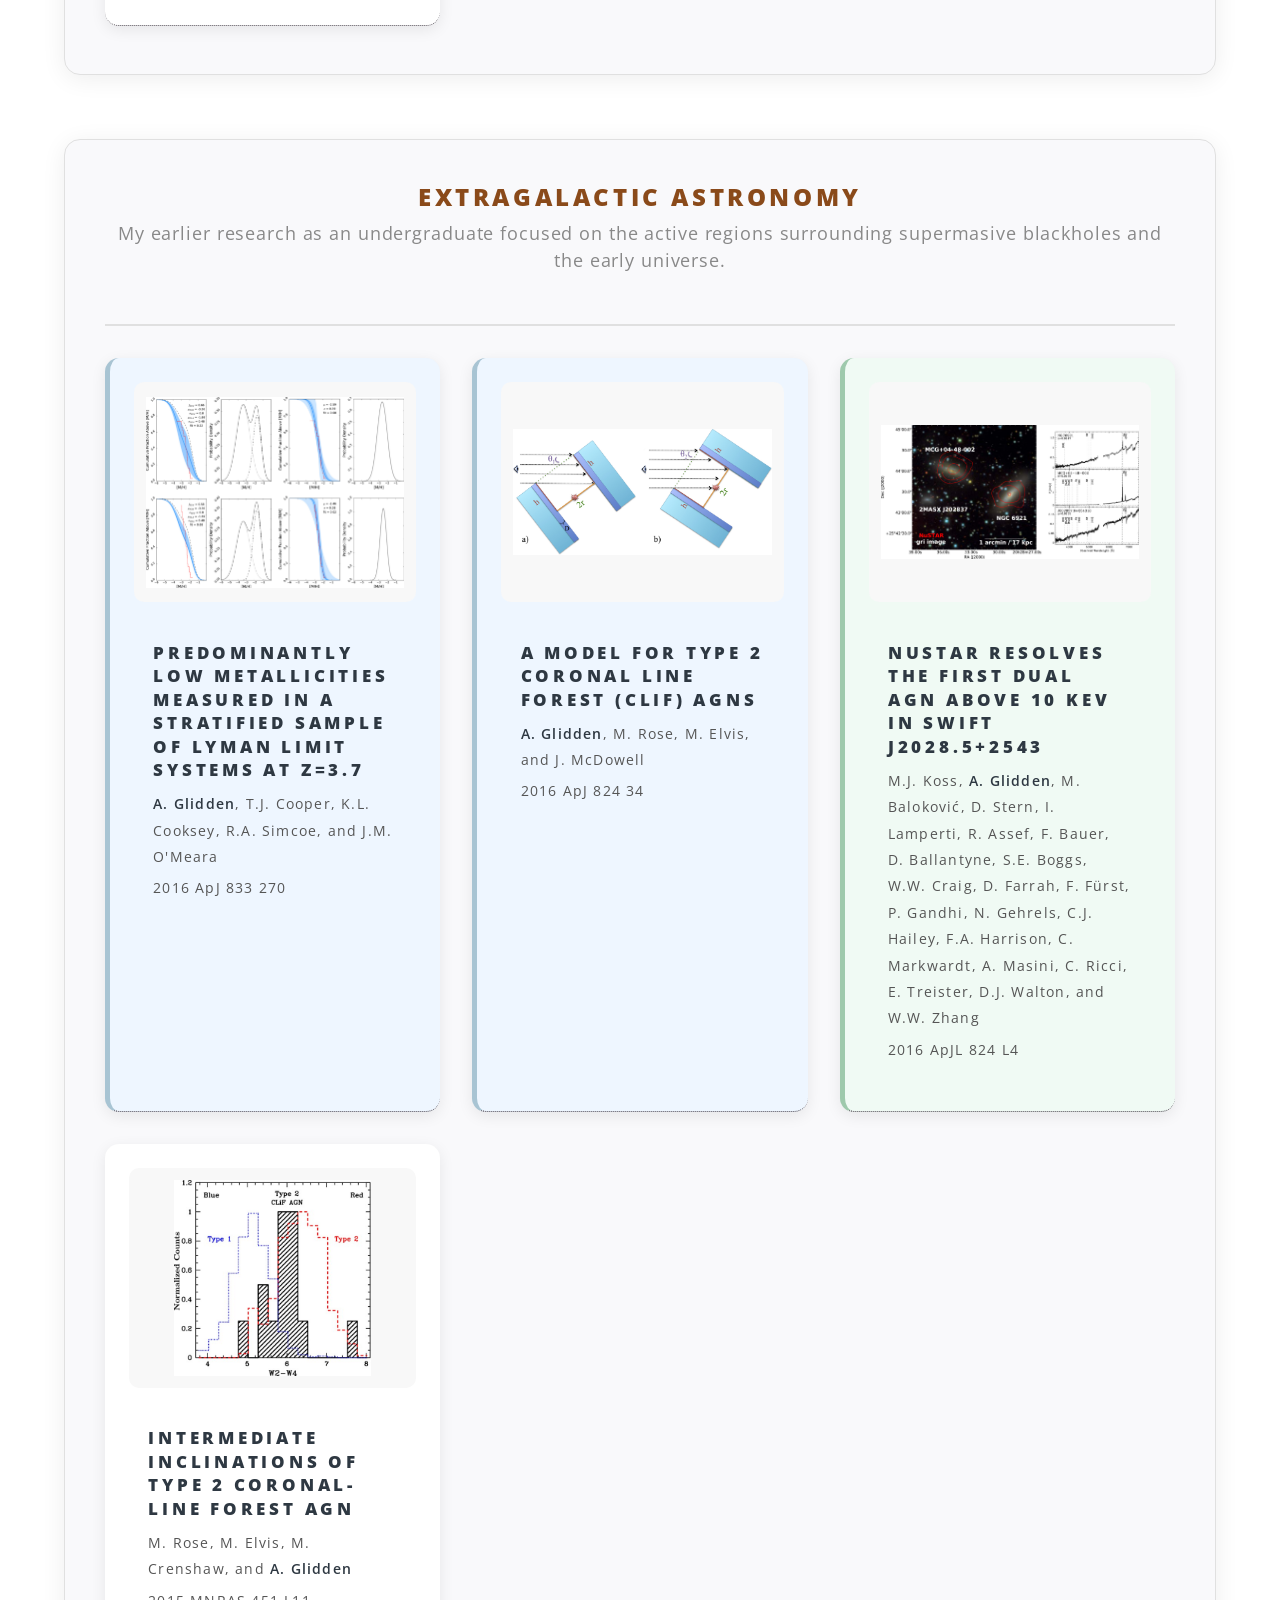
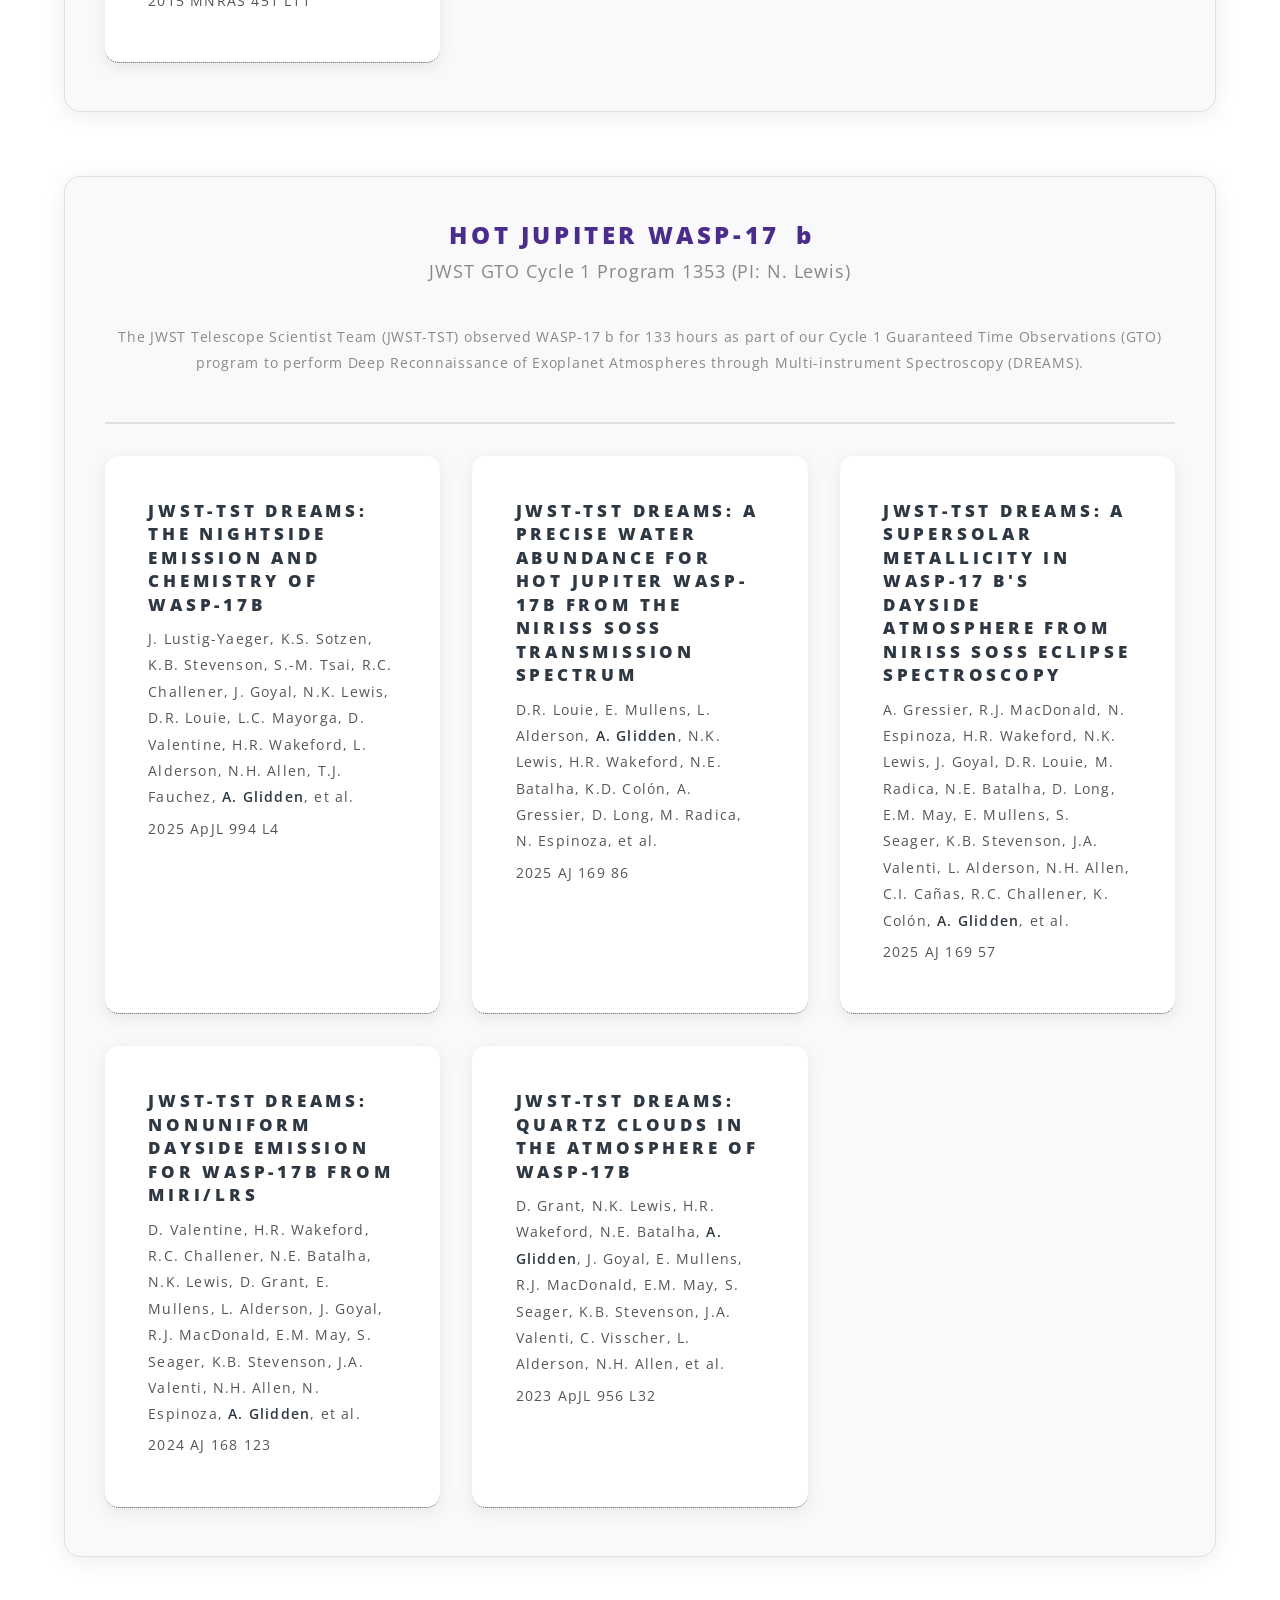
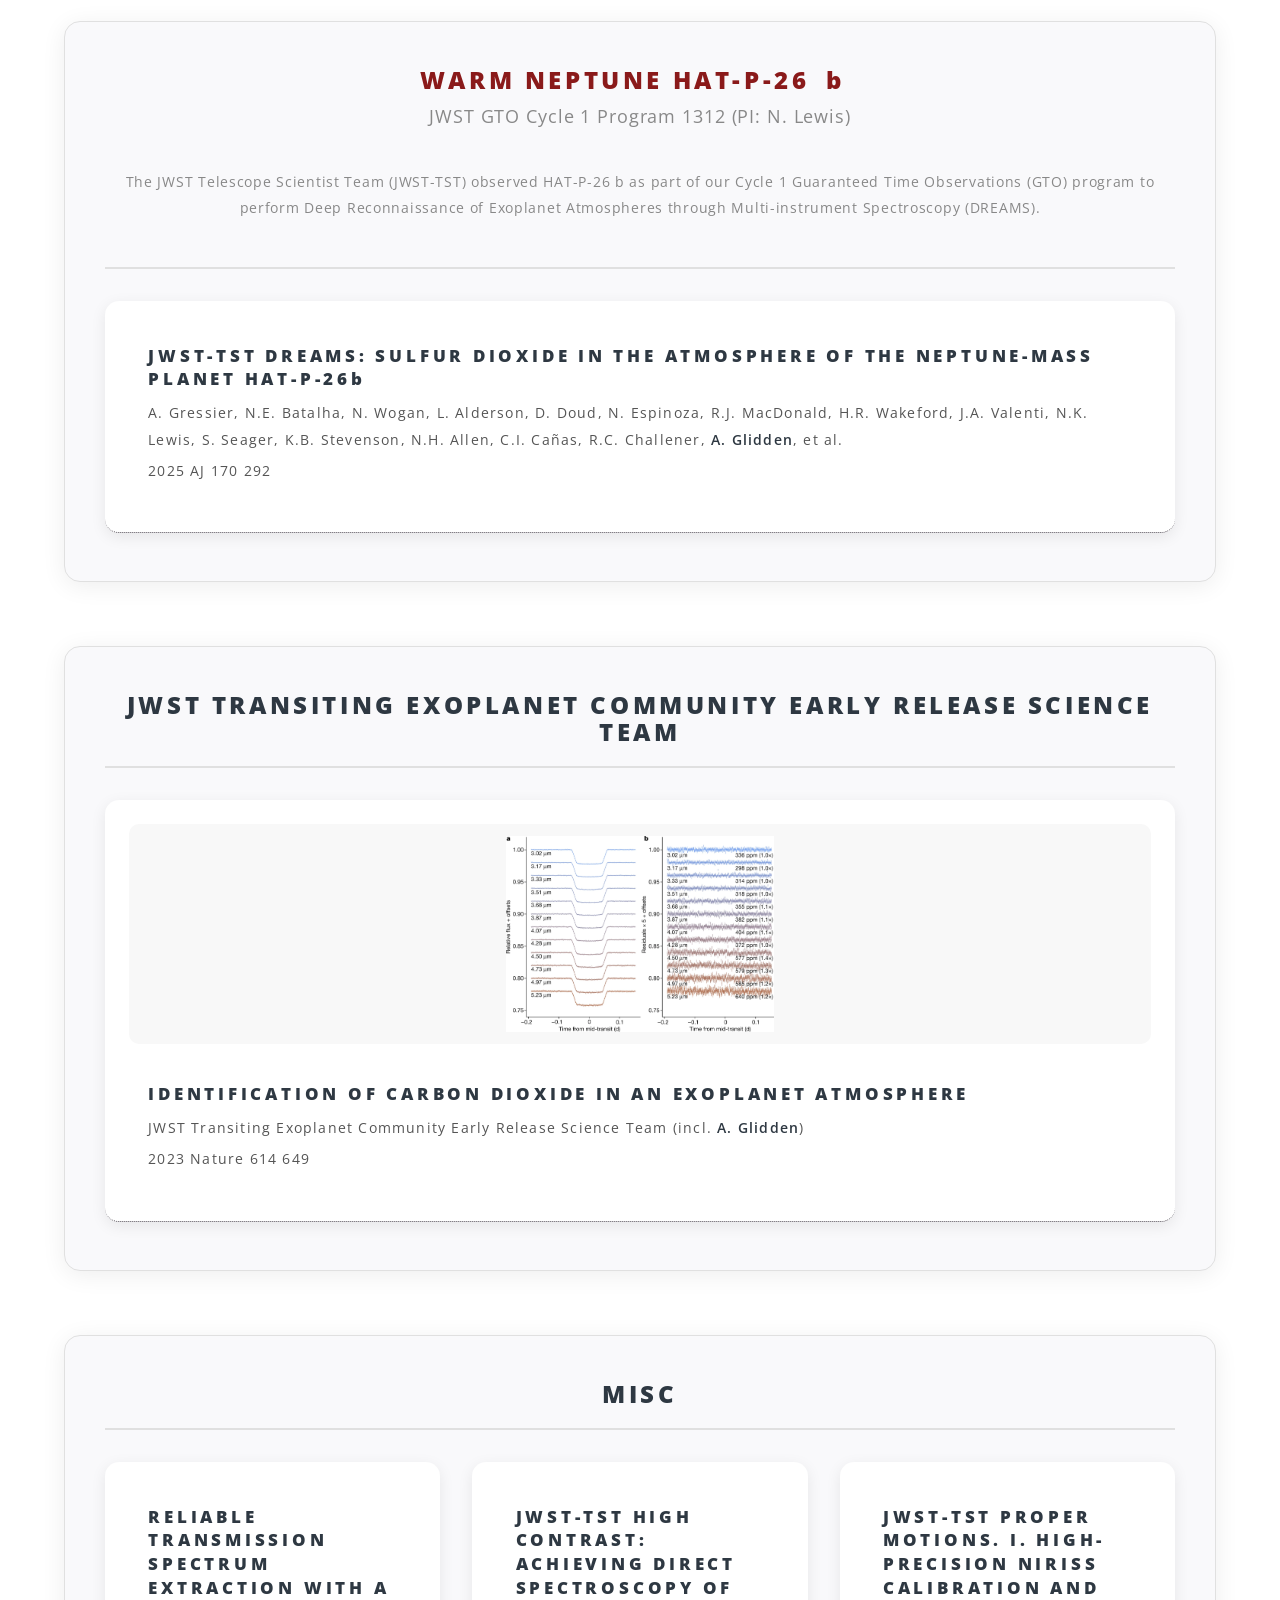
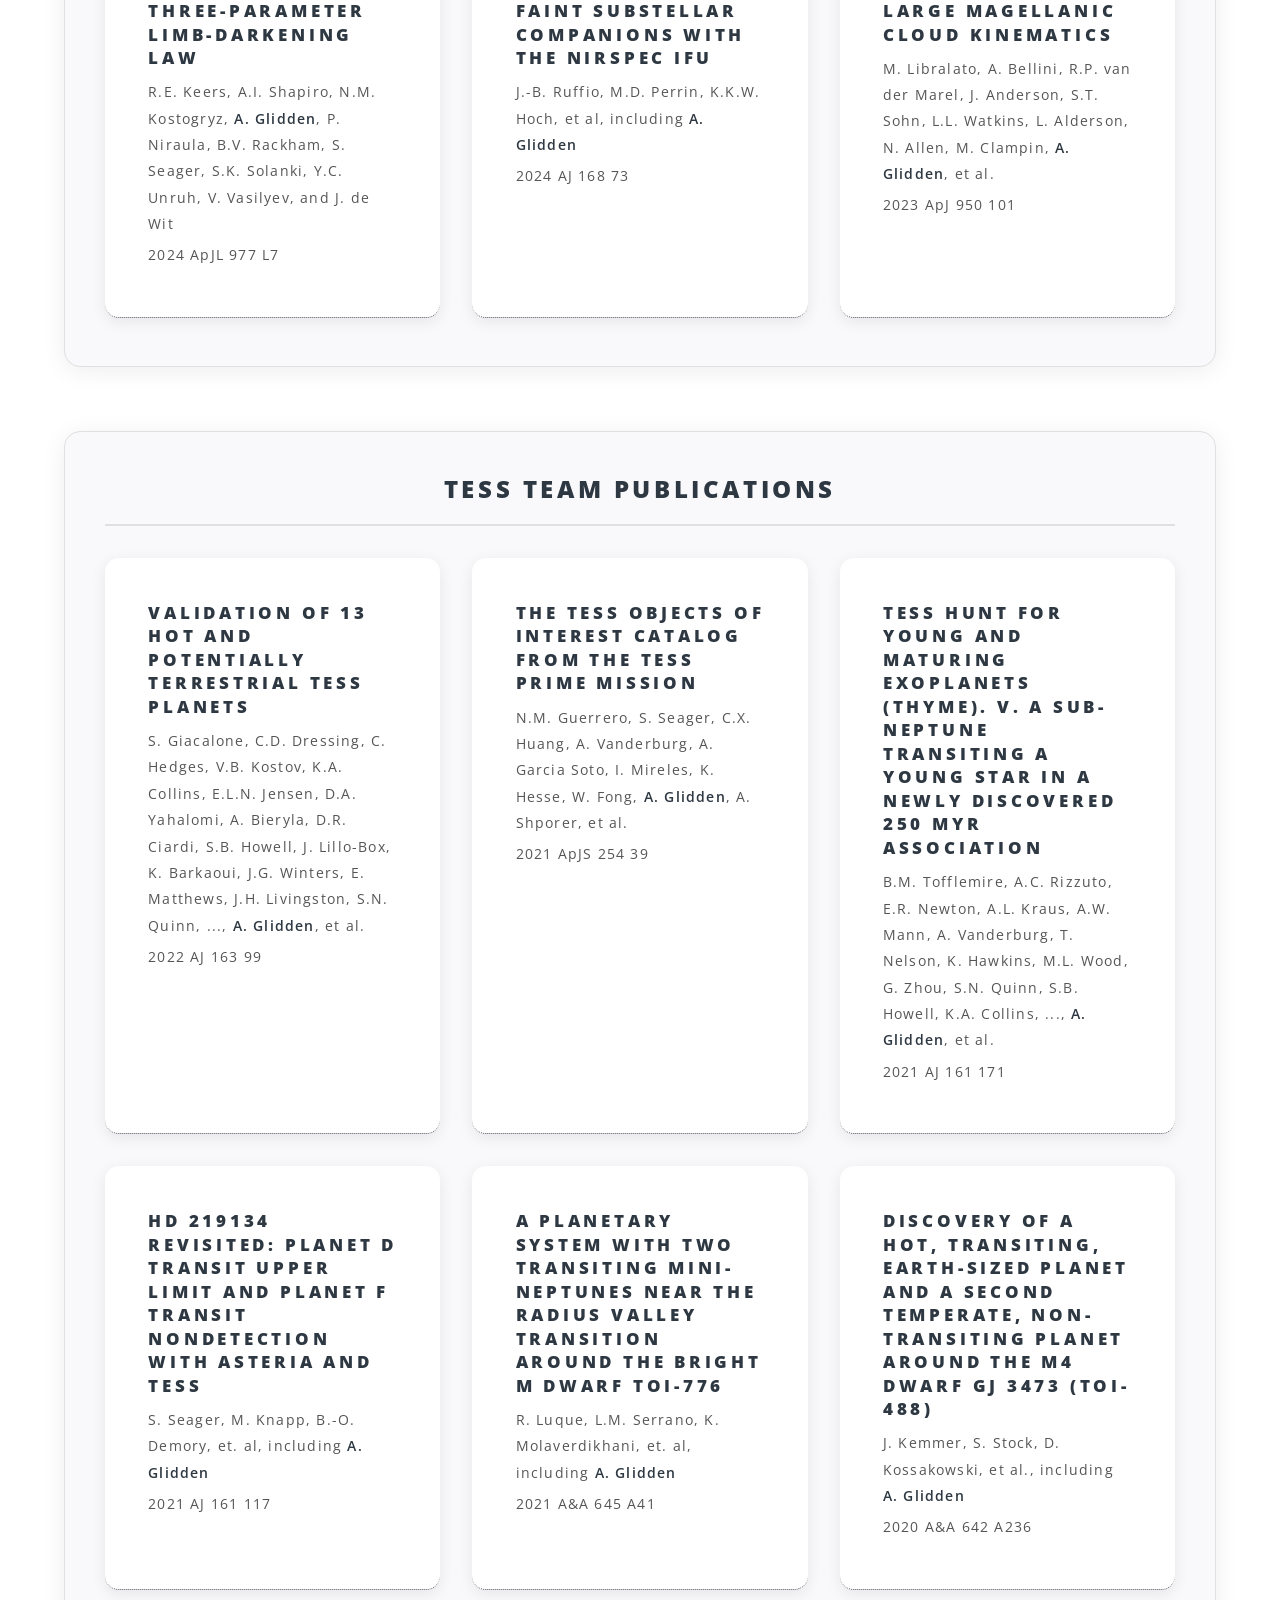
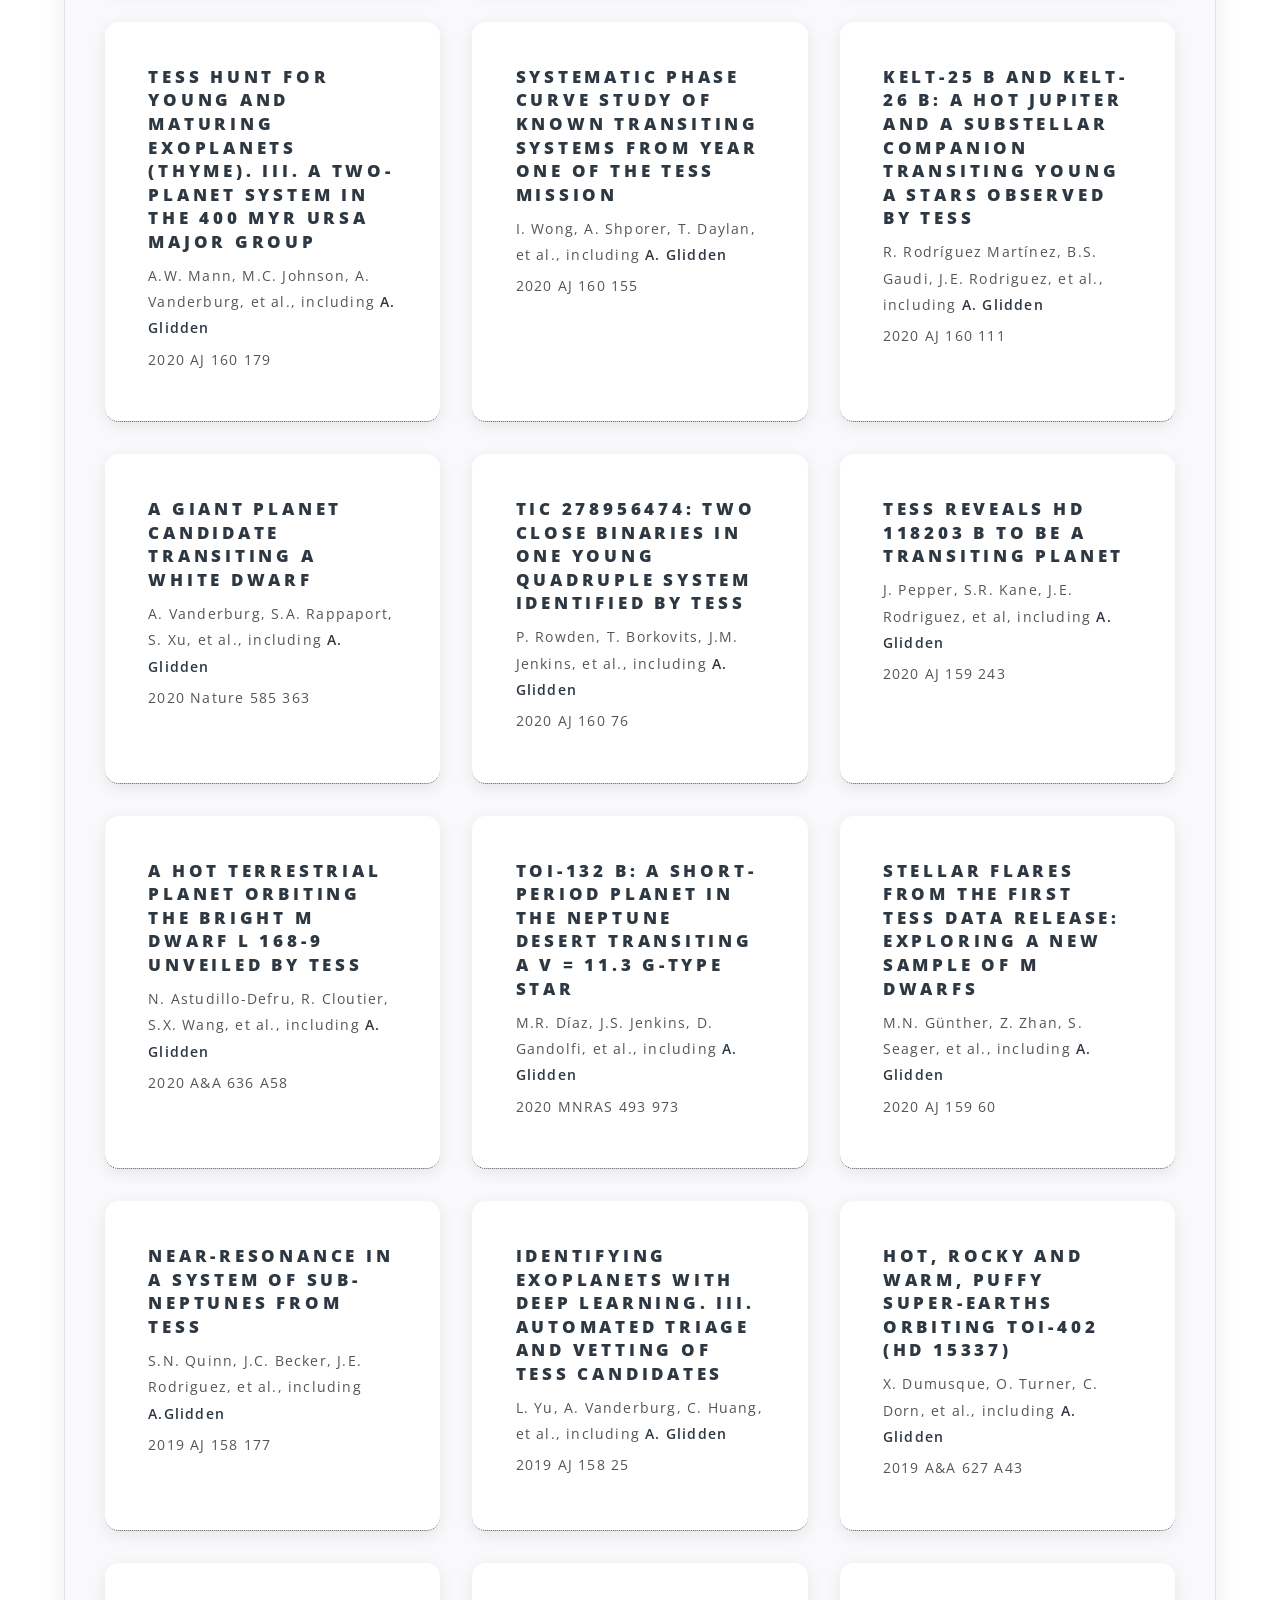
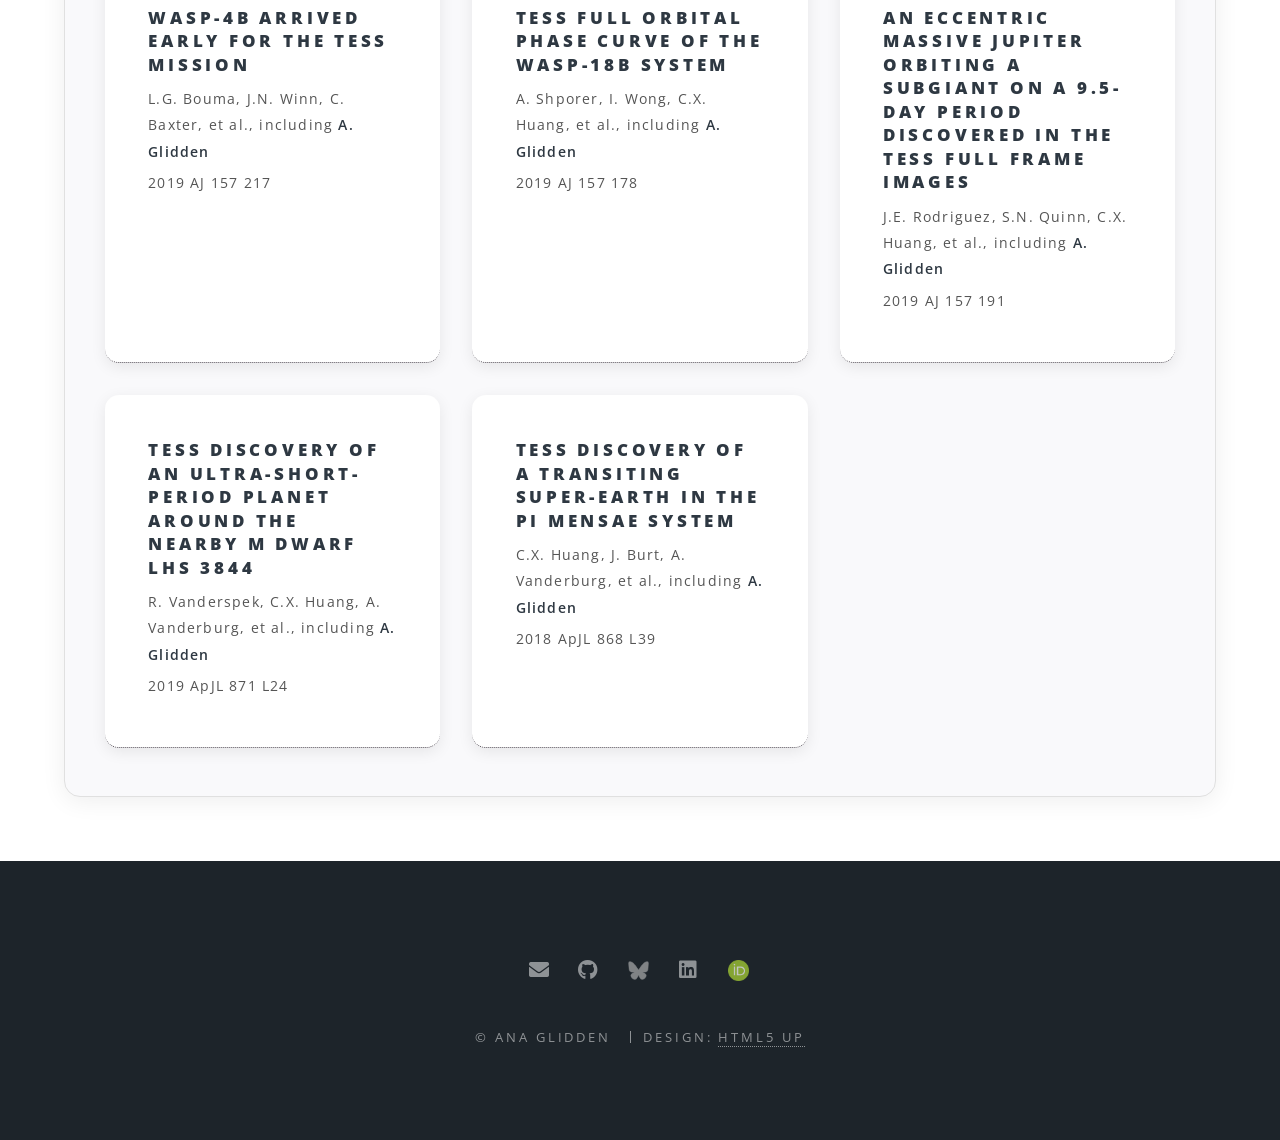
<file: researchpapers.html>
<!DOCTYPE HTML>
<!--
	Spectral by HTML5 UP
	html5up.net | @ajlkn
	Free for personal and commercial use under the CCA 3.0 license (html5up.net/license)
-->
<html>

<head>
	<title>Ana Glidden</title>
	<meta charset="utf-8" />
	<meta name="viewport" content="width=device-width, initial-scale=1, user-scalable=no" />
	<link rel="icon" type="image/x-icon" href="favicon.ico" />
	<link rel="stylesheet" href="assets/css/main.css" />
	<noscript>
		<link rel="stylesheet" href="assets/css/noscript.css" />
	</noscript>
</head>

<a href="#page-wrapper" id="back-to-top" class="icon solid fa-arrow-up"></a>

<script>
	const backToTop = document.getElementById("back-to-top");

	window.addEventListener("scroll", function () {
		if (window.scrollY > 400) {
			backToTop.classList.add("show");
		} else {
			backToTop.classList.remove("show");
		}
	});
</script>

<body class="is-preload">

	<!-- Page Wrapper -->
	<div id="page-wrapper">

		<!-- Header -->
		<header id="header">
			<h1><a href="index.html">Ana Glidden</a></h1>
			<nav id="nav">
				<ul>
					<li class="special">
						<a href="#menu" class="menuToggle"><span>Menu</span></a>
						<div id="menu">
							<ul>
								<li><a href="index.html">Home</a></li>
								<li><a href="about.html">About</a></li>
								<li><a href="education.html">Education</a></li>
								<!-- <li><a href="sciencebackground.html">Science</a></li> -->
								<li><a href="researchpapers.html">Research</a></li>
								<li><a href="outreach.html">Outreach</a></li>
								<li><a href="justforfun.html">Just for fun</a></li>
								<li><a href="cv.html">CV</a></li>
								<li><a href="contactme.html">Contact Me</a></li>
							</ul>
						</div>
					</li>
				</ul>
			</nav>
		</header>

		<!-- Main -->
		<article id="main">
			<header>
				<h2>Research</h2>
				<!-- <p>Unveiling planetary atmospheres hidden in starlight</p> -->
				<p>Decoding the atmospheres of distant worlds</p>
			</header>
			<section class="wrapper style5">
				<div class="inner">

					<section id="news" class="main style3 primary fullscreen">
						<div class="content">
							<header>
								<h2>My research interests</h2>

								<p><span class="image right">
										<img src="images/t1e_press.jpg" alt="TRAPPIST-1 e transmission spectra"
											style="width:100%; height:auto; display:block;">
										<span class="caption"
											style="font-size:0.85rem; color:#666; text-align:left; margin-top:0.5rem;"></span>
										<small
											style="font-size:0.75rem; color:#999; display:block; margin-top:0.25rem;">Artwork:
											NASA, ESA, CSA, STScI, Joseph Olmsted (STScI)</small>
									</span>
									My research sits at the intersection of exoplanet atmospheric characterization,
									stellar modeling, and astrobiology. I investigate how we can push the
									limits of current and future telescopes to assess the habitability of distant
									worlds. To do so, I combine theoretical models with observations to study
									planets and the stars they orbit.
								</p>
								<p>
									I recently led <a href="https://doi.org/10.3847/2041-8213/adf62e"
										target="_blank">the secondary atmosphere analysis for habitable-zone, rocky
										planet TRAPPIST-1 e, using JWST transmission spectroscopy</a>. Our
									<a href="https://eaps.mit.edu/news-impact/new-study-finds-habitable-zone-planet-unlikely-to-have-a-venus-or-mars-like-atmosphere/"
										target="_blank">four-transit observations</a> are one of the most sensitive
									looks at a potentially habitable terrestrial planet to date. They are an important
									step in the search for life outside the solar system. Our <a
										href="https://doi.org/10.3847/1538-3881/ae28cb" target="_blank">fifteen transit
										follow-up observations</a> are already underway and may allow us to see an
									atmosphere on a temperate terrestrial world outside of the solar system for the
									first time.
								</p>
								<p>
									Finding an atmosphere on such a world would be a major advancement in the search
									for life. Atmospheres allow liquid water to condense on a planetary surface. As
									the "universal solvent", water is believed to be a key requirement for the
									development of life. Our current constraints on TRAPPIST-1 e allow for the
									possibility of an atmosphere that could act as a blanket to support a global surface
									ocean, though we have not detected an atmosphere nor ruled one out conclusively.
									This is due in part to the active nature of the host star, TRAPPIST-1.
								</p>
								<p>
									The smallest planets, those that have a surface where life could arise, are
									most readily observed around the smallest stars, known as M dwarfs. However, M
									dwarfs are highly magnetically active and cool enough that their spectra are
									peppered with a forest of molecular features. Stellar molecular features can
									also be confused for those of the planetary atmosphere as M dwarfs are cool enough
									to have water vapor. As we observe planets through the light of their host star,
									precise stellar models are critical for interpreting exoplanet atmospheric
									spectra.
									<a href="https://doi.org/10.3847/2041-8213/ae3137" target="_blank">My complementary
										stellar research aims to improve the fidelity of M dwarf spectral models</a> to
									make planetary atmospheric inferences more robust.
								</p>
								<p>
									My research has been featured in several media outlets such as
									<a href="https://www.scientificamerican.com/article/jwst-sees-hints-of-an-atmosphere-on-a-potentially-habitable-exoplanet/"
										target="_blank">Scientific American</a>,
									<a href="https://www.nytimes.com/2025/09/08/science/trappist-1e-star-planet-nitrogen.html"
										target="_blank">The New York Times</a>,
									<a href="https://www.cnn.com/2025/09/18/science/exoplanet-possibly-habitable"
										target="_blank">CNN</a>,
									<a href="https://www.seti.org/events/trappist-1-e-revealed/" target="_blank">SETI
										Live</a>,
									<a href="https://skyandtelescope.org/astronomy-news/webbs-first-look-at-trappist-1e-hints-at-a-titan-like-atmosphere/"
										target="_blank">Sky & Telescope</a>,
									<a href="https://www.youtube.com/watch?v=iTYEAvuhWeM" target="_blank">Astrum
										Space</a>, and
									<a href="https://aasnova.org/2025/12/26/selections-from-2025-jwst-searches-for-an-atmosphere-on-trappist-1e/"
										target="_blank">AAS Nova</a>.
								</p>
								<p>
									I am a current member of the <a
										href="https://www.stsci.edu/~marel/jwsttelsciteam.html" target="_blank">JWST
										Telescope Scientist Team</a>, the REVEAL project, JWST
									TRAPPIST-1 e/b Program follow-up program, the Transiting Exoplanet Community
									Early Release Science Program, and the American Astronomical Society (AAS). I was
									previously a member of the
									<a href="https://tess.mit.edu/tess-science-team-2024/" target="_blank">TESS
										science team</a>.
								</p>

								<hr />

								<h2>Peer-Reviewed Publications</h2>
								<p>
									Find my full list of publications on
									<a href="https://ui.adsabs.harvard.edu/public-libraries/6IgmsbevSx-a6OWfwP9Gkg"
										target="_blank">NASA
										ADS</a>. First-author publications are hightlighted below in blue.
								</p>
							</header>

							<div class="papers-sections">

								<!-- TRAPPIST-1 System -->
								<div class="papers-section">
									<div class="section-label">
										<span>The TRAPPIST-1 System</span>
										<p class="section-subtitle">Atmospheric Characterization of Habitable-Zone,
											Rocky Planet TRAPPIST-1 e and its Host Star</p>
										<p class="section-subsubtitle">We observed four transits of TRAPPIST-1 e with
											JWST NIRSpec/PRISM (GTO 1331, PI: N. Lewis). Our follow-up program is
											observing 15 transits each of TRAPPIST-1 b and e (GO 6456 and 9256, PIs:
											Allen & Espinoza)</p>
									</div>
									<div class="papers-grid">
										<a href="https://arxiv.org/abs/2608.20450" target="_blank"
											class="paper-card first-author">
											<img src="images/papers/tlse_b.jpg"
												alt="Leveraging Impact Parameter to Mitigate the Transit Light Source Effect: Early Insights from TRAPPIST-1" />
											<div class="paper-info">
												<h3>Leveraging Impact Parameter to Mitigate the Transit Light Source
													Effect: Early Insights from TRAPPIST-1<span
														style="text-transform: lowercase;">e</span></h3>
												<p><strong>A. Glidden</strong>, Alexander I. Shapiro, Sara Seager,
													Nadiia Kostogryz, Valeriy Vasilyev, Roeland P. van der Marel, Julien
													de Wit, Benjamin V. Rackham, et al.</p>
												<p>Accepted for publication in ApJL</p>
											</div>
										</a>

										<a href="https://doi.org/10.3847/2041-8213/ae3137" target="_blank"
											class="paper-card first-author">
											<img src="images/papers/broadening.jpg"
												alt="Overestimated Pressure Broadening Misleads Model Spectra in Cool M Dwarf Stars" />
											<div class="paper-info">
												<h3>Overestimated Pressure Broadening Misleads Model Spectra in Cool M
													Dwarf Stars</h3>
												<p><strong>A. Glidden</strong>, V. Witzke, A.I. Shapiro, and S. Seager
												</p>
												<p>2026 ApJL 997 L8</p>
											</div>
										</a>

										<a href="https://doi.org/10.3847/2041-8213/adf62e" target="_blank"
											class="paper-card first-author">
											<img src="images/papers/trappist-1e_spectrum.jpg"
												alt="JWST-TST DREAMS: Secondary Atmosphere Constraints for TRAPPIST-1 e" />
											<div class="paper-info">
												<h3>JWST-TST DREAMS: Secondary Atmosphere Constraints for the Habitable
													Zone Planet TRAPPIST-1 <span
														style="text-transform: lowercase;">e</span></h3>
												<p><strong>A. Glidden</strong>, S. Ranjan, S. Seager, N. Espinoza, R.J.
													MacDonald, N.H. Allen, C.I. Cañas, D. Grant, A. Gressier, K.B.
													Stevenson, et al.</p>
												<p>2025 ApJL 990 L53</p>
											</div>
										</a>

										<a href="https://doi.org/10.3847/2041-8213/adf42e" target="_blank"
											class="paper-card">
											<img src="images/papers/four_transits.jpg"
												alt="JWST-TST DREAMS: NIRSpec/PRISM Transmission Spectroscopy of TRAPPIST-1 e" />
											<div class="paper-info">
												<h3>JWST-TST DREAMS: NIRSpec/PRISM Transmission Spectroscopy of the
													Habitable Zone Planet TRAPPIST-1 <span
														style="text-transform: lowercase;">e</span></h3>
												<p>N. Espinoza, N.H. Allen, <strong>A. Glidden</strong>, N.K. Lewis, S.
													Seager, C.I. Cañas, D. Grant, A. Gressier, S. Courreges, K.B.
													Stevenson, S. Ranjan, et al.</p>
												<p>2025 ApJL 990 L52</p>
											</div>
										</a>

										<a href="https://doi.org/10.3847/2041-8213/ae1026" target="_blank"
											class="paper-card">
											<img src="images/papers/photochem_trap.jpg"
												alt="The Photochemical Plausibility of Warm Exo-Titans Orbiting M Dwarf Stars" />
											<div class="paper-info">
												<h3>The Photochemical Plausibility of Warm Exo-Titans Orbiting M Dwarf
													Stars</h3>
												<p>S. Ranjan, N.F. Wogan, <strong>A. Glidden</strong>, J. Wang, K.B.
													Stevenson, N. Lewis, T. Koskinen, S. Seager, H.R. Wakeford, and R.P.
													van der Marel</p>
												<p>2025 ApJL 993 L39</p>
											</div>
										</a>

										<a href="https://doi.org/10.3847/1538-3881/ae28cb" target="_blank"
											class="paper-card">
											<!-- <img src="images/papers/trappist1eb.jpg"
												alt="JWST TRAPPIST-1 e/b Program" /> -->
											<div class="paper-info">
												<h3>JWST TRAPPIST-1 <span
														style="text-transform: lowercase;">e</span>/<span
														style="text-transform: lowercase;">b</span> Program: Motivation
													and First Observations</h3>
												<p>N.H. Allen, N. Espinoza, V.A. Boehm, C.I. Cañas, K.B. Stevenson, N.K.
													Lewis, R.J. MacDonald, B.M. Morris, E. Agol, K. Colón, H.
													Diamond-Lowe, <strong>A. Glidden</strong>, et al.</p>
												<p>2026 AJ 171 105</p>
											</div>
										</a>


									</div>
								</div>

								<!-- Novel Biosignatures -->
								<div class="papers-section">
									<div class="section-label">
										<span>Biosignatures and Habitability: Theory</span>
										<p class="section-subtitle">My thesis work evaluated the usefuleness of
											isotopologues as biosignature gases in exoplanet atmospheres.</p>
									</div>
									<div class="papers-grid">

										<a href="https://doi.org/10.3390/life13122325" target="_blank"
											class="paper-card first-author">
											<img src="images/papers/isotopologues.png"
												alt="Can Isotopologues Be Used as Biosignature Gases?" />
											<div class="paper-info">
												<h3>Can Isotopologues Be Used as Biosignature Gases in Exoplanet
													Atmospheres?</h3>
												<p><strong>A. Glidden</strong>, S. Seager, J.J. Petkowski, and S. Ono
												</p>
												<p>2023 Life 13 2325</p>
											</div>
										</a>

										<a href="https://doi.org/10.3847/1538-4357/ac625f" target="_blank"
											class="paper-card first-author">
											<img src="images/papers/carbon_fractionation_jwst.jpg"
												alt="Can Carbon Fractionation Provide Evidence for Aerial Biospheres?" />
											<div class="paper-info">
												<h3>Can Carbon Fractionation Provide Evidence for Aerial Biospheres in
													the Atmospheres of Temperate Sub-Neptunes?</h3>
												<p><strong>A. Glidden</strong>, S. Seager, J. Huang, J.J. Petkowski, and
													S. Ranjan</p>
												<p>2022 ApJ 930 62</p>
											</div>
										</a>

										<a href="https://doi.org/10.1073/pnas.2425520122" target="_blank"
											class="paper-card">
											<!-- <img src="images/papers/ionic_liquids.jpg"
												alt="Warm, water-depleted rocky exoplanets with surface ionic liquids" /> -->
											<div class="paper-info">
												<h3>Warm, water-depleted rocky exoplanets with surface ionic liquids: A
													proposed class for planetary habitability</h3>
												<p>R. Agrawal, S. Seager, I. Iakubivskyi, W.P. Buchanan, <strong>A.
														Glidden</strong>, M.D. Seager, W. Bains, J. Huang, and J.J.
													Petkowski</p>
												<p>2025 PNAS 122 e2425520122</p>
											</div>
										</a>

										<a href="https://doi.org/10.1038/s41550-023-02157-9" target="_blank"
											class="paper-card">
											<!-- <img src="images/papers/carbon_depletion.jpg"
												alt="Atmospheric carbon depletion as a tracer of water oceans and biomass" /> -->
											<div class="paper-info">
												<h3>Atmospheric carbon depletion as a tracer of water oceans and biomass
													on temperate terrestrial exoplanets</h3>
												<p>A.H.M.J. Triaud, J. de Wit, F. Klein, M. Turbet, B.V. Rackham, P.
													Niraula, <strong>A. Glidden</strong>, O.E. Jagoutz, M. Peč, J.J.
													Petkowski, S. Seager, and F. Selsis</p>
												<p>2024 Nature Astronomy 8 17</p>
											</div>
										</a>
									</div>
								</div>

								<!-- Undergrad -->
								<div class="papers-section">
									<div class="section-label">
										<span>Extragalactic Astronomy</span>
										<p class="section-subtitle">My earlier research as an undergraduate focused on
											the active regions
											surrounding supermasive blackholes and the early universe. </p>
									</div>
									<div class="papers-grid">

										<a href="https://doi.org/10.3847/1538-4357/833/2/270" target="_blank"
											class="paper-card first-author">
											<img src="images/papers/cdf.jpg"
												alt="Predominantly Low Metallicities in Lyman Limit Systems" />
											<div class="paper-info">
												<h3>Predominantly Low Metallicities Measured in a Stratified Sample of
													Lyman Limit Systems at Z=3.7</h3>
												<p><strong>A. Glidden</strong>, T.J. Cooper, K.L. Cooksey, R.A. Simcoe,
													and J.M. O'Meara</p>
												<p>2016 ApJ 833 270</p>
											</div>
										</a>

										<a href="https://doi.org/10.3847/0004-637X/824/1/34" target="_blank"
											class="paper-card first-author">
											<img src="images/papers/clif_agn.jpg"
												alt="A Model for Type 2 Coronal Line Forest AGNs" />
											<div class="paper-info">
												<h3>A Model for Type 2 Coronal Line Forest (CLiF) AGNs</h3>
												<p><strong>A. Glidden</strong>, M. Rose, M. Elvis, and J. McDowell
												</p>
												<p>2016 ApJ 824 34</p>
											</div>
										</a>

										<a href="https://doi.org/10.3847/2041-8205/824/1/L4" target="_blank"
											class="paper-card second-author">
											<img src="images/papers/dual_agn.jpg"
												alt="NuSTAR Resolves the First Dual AGN above 10 keV" />
											<div class="paper-info">
												<h3>NuSTAR Resolves the First Dual AGN above 10 keV in SWIFT
													J2028.5+2543</h3>
												<p>M.J. Koss, <strong>A. Glidden</strong>, M. Baloković, D. Stern,
													I. Lamperti, R. Assef, F. Bauer, D. Ballantyne, S.E. Boggs, W.W.
													Craig, D. Farrah, F. Fürst, P. Gandhi, N. Gehrels, C.J. Hailey, F.A.
													Harrison, C. Markwardt, A. Masini, C. Ricci, E. Treister, D.J.
													Walton, and W.W. Zhang</p>
												<p>2016 ApJL 824 L4</p>
											</div>
										</a>

										<a href="https://doi.org/10.1093/mnrasl/slv056" target="_blank"
											class="paper-card">
											<img src="images/papers/clif_type2.jpg"
												alt="Intermediate inclinations of type 2 Coronal-Line Forest AGN" />
											<div class="paper-info">
												<h3>Intermediate inclinations of type 2 Coronal-Line Forest AGN</h3>
												<p>M. Rose, M. Elvis, M. Crenshaw, and <strong>A. Glidden</strong>
												</p>
												<p>2015 MNRAS 451 L11</p>
											</div>
										</a>

									</div>
								</div>

								<!-- Hot Jupiter WASP-17 -->
								<div class="papers-section">
									<div class="section-label">
										<span>Hot Jupiter WASP-17<span
												style="text-transform: lowercase;">b</span></span>
										<p class="section-subtitle">JWST GTO Cycle 1 Program 1353 (PI: N. Lewis)</p>
										<p class="section-subsubtitle">The JWST Telescope Scientist Team (JWST-TST)
											observed WASP-17 b for 133 hours as part of our Cycle 1 Guaranteed Time
											Observations (GTO) program to perform Deep Reconnaissance of
											Exoplanet Atmospheres through Multi-instrument Spectroscopy (DREAMS).
										</p>
									</div>

									<div class="papers-grid">
										<a href="https://doi.org/10.3847/2041-8213/ae17ae" target="_blank"
											class="paper-card">
											<!-- <img src="images/papers/wasp17b_nightside.jpg"
												alt="JWST-TST DREAMS: Nightside Emission of WASP-17b" /> -->
											<div class="paper-info">
												<h3>JWST-TST DREAMS: The Nightside Emission and Chemistry of
													WASP-17b
												</h3>
												<p>J. Lustig-Yaeger, K.S. Sotzen, K.B. Stevenson, S.-M. Tsai, R.C.
													Challener, J. Goyal, N.K. Lewis, D.R. Louie, L.C. Mayorga, D.
													Valentine, H.R. Wakeford, L. Alderson, N.H. Allen, T.J. Fauchez,
													<strong>A. Glidden</strong>, et al.
												</p>
												<p>2025 ApJL 994 L4</p>
											</div>
										</a>

										<a href="https://doi.org/10.3847/1538-3881/ad9688" target="_blank"
											class="paper-card">
											<!-- <img src="images/papers/wasp17b_water.jpg"
												alt="JWST-TST DREAMS: Water Abundance for WASP-17b" /> -->
											<div class="paper-info">
												<h3>JWST-TST DREAMS: A Precise Water Abundance for Hot Jupiter
													WASP-17b
													from the NIRISS SOSS Transmission Spectrum</h3>
												<p>D.R. Louie, E. Mullens, L. Alderson, <strong>A. Glidden</strong>,
													N.K. Lewis, H.R. Wakeford, N.E. Batalha, K.D. Colón, A.
													Gressier, D.
													Long, M. Radica, N. Espinoza, et al.</p>
												<p>2025 AJ 169 86</p>
											</div>
										</a>

										<a href="https://doi.org/10.3847/1538-3881/ad97bf" target="_blank"
											class="paper-card">
											<!-- <img src="images/papers/wasp17b_dayside.jpg"
												alt="JWST-TST DREAMS: Supersolar Metallicity in WASP-17 b" /> -->
											<div class="paper-info">
												<h3>JWST-TST DREAMS: A Supersolar Metallicity in WASP-17 b's Dayside
													Atmosphere from NIRISS SOSS Eclipse Spectroscopy</h3>
												<p>A. Gressier, R.J. MacDonald, N. Espinoza, H.R. Wakeford, N.K.
													Lewis,
													J. Goyal, D.R. Louie, M. Radica, N.E. Batalha, D. Long, E.M.
													May, E.
													Mullens, S. Seager, K.B. Stevenson, J.A. Valenti, L. Alderson,
													N.H.
													Allen, C.I. Cañas, R.C. Challener, K. Colón, <strong>A.
														Glidden</strong>, et al.</p>
												<p>2025 AJ 169 57</p>
											</div>
										</a>

										<a href="https://doi.org/10.3847/1538-3881/ad5c61" target="_blank"
											class="paper-card">
											<!-- <img src="images/papers/wasp17b_miri.jpg"
												alt="JWST-TST DREAMS: Nonuniform Dayside Emission for WASP-17b" /> -->
											<div class="paper-info">
												<h3>JWST-TST DREAMS: Nonuniform Dayside Emission for WASP-17b from
													MIRI/LRS</h3>
												<p>D. Valentine, H.R. Wakeford, R.C. Challener, N.E. Batalha, N.K.
													Lewis, D. Grant, E. Mullens, L. Alderson, J. Goyal, R.J.
													MacDonald,
													E.M. May, S. Seager, K.B. Stevenson, J.A. Valenti, N.H. Allen,
													N.
													Espinoza, <strong>A. Glidden</strong>, et al.</p>
												<p>2024 AJ 168 123</p>
											</div>
										</a>

										<a href="https://doi.org/10.3847/2041-8213/acfc3b" target="_blank"
											class="paper-card">
											<!-- <img src="images/papers/wasp17b_quartz.jpg"
												alt="JWST-TST DREAMS: Quartz Clouds in WASP-17b" /> -->
											<div class="paper-info">
												<h3>JWST-TST DREAMS: Quartz Clouds in the Atmosphere of WASP-17b
												</h3>
												<p>D. Grant, N.K. Lewis, H.R. Wakeford, N.E. Batalha, <strong>A.
														Glidden</strong>, J. Goyal, E. Mullens, R.J. MacDonald, E.M.
													May, S. Seager, K.B. Stevenson, J.A. Valenti, C. Visscher, L.
													Alderson, N.H. Allen, et al.</p>
												<p>2023 ApJL 956 L32</p>
											</div>
										</a>
									</div>
								</div>

								<!-- Warm Neptune HAT-P-26 b -->
								<div class="papers-section">
									<div class="section-label">
										<span>Warm Neptune HAT-P-26<span
												style="text-transform: lowercase;">b</span></span>
										<p class="section-subtitle">JWST GTO Cycle 1 Program 1312 (PI: N. Lewis)</p>
										<p class="section-subsubtitle">The JWST Telescope Scientist Team (JWST-TST)
											observed HAT-P-26 b as part of our Cycle 1 Guaranteed Time
											Observations (GTO) program to perform Deep Reconnaissance of
											Exoplanet Atmospheres through Multi-instrument Spectroscopy (DREAMS).
										</p>
									</div>

									<a href="https://doi.org/10.3847/1538-3881/ae0929" target="_blank"
										class="paper-card">
										<!-- <img src="images/papers/hatp26b_so2.jpg"
											alt="JWST-TST DREAMS: Sulfur Dioxide in HAT-P-26 b" /> -->
										<div class="paper-info">
											<h3>JWST-TST DREAMS: Sulfur Dioxide in the Atmosphere of the
												Neptune-mass Planet HAT-P-26<span
													style="text-transform: lowercase;">b</span></h3>
											<p>A. Gressier, N.E. Batalha, N. Wogan, L. Alderson, D. Doud, N.
												Espinoza, R.J. MacDonald, H.R. Wakeford, J.A. Valenti, N.K.
												Lewis,
												S. Seager, K.B. Stevenson, N.H. Allen, C.I. Cañas, R.C.
												Challener,
												<strong>A. Glidden</strong>, et al.
											</p>
											<p>2025 AJ 170 292</p>
										</div>
									</a>
								</div>


								<!-- Early Release Science -->
								<div class="papers-section">
									<div class="section-label">
										<span>JWST Transiting Exoplanet Community Early Release Science Team</span>
									</div>
									<div class="papers-grid">

										<a href="https://doi.org/10.1038/s41586-022-05269-w" target="_blank"
											class="paper-card">
											<img src="images/papers/ers.jpg"
												alt="Identification of carbon dioxide in an exoplanet atmosphere" />
											<div class="paper-info">
												<h3>Identification of carbon dioxide in an exoplanet atmosphere</h3>
												<p>JWST Transiting Exoplanet Community Early Release Science Team
													(incl.
													<strong>A. Glidden</strong>)
												</p>
												<p>2023 Nature 614 649</p>
											</div>
										</a>

									</div>
								</div>


								<!-- Other -->
								<div class="papers-section">
									<div class="section-label">
										<span>MISC</span>
									</div>
									<div class="papers-grid">

										<a href="https://doi.org/10.3847/2041-8213/ad8b51" target="_blank"
											class="paper-card">
											<!-- <img src="images/papers/limb_darkening.jpg"
												alt="Reliable Transmission Spectrum Extraction with a Three-parameter Limb-darkening Law" /> -->
											<div class="paper-info">
												<h3>Reliable Transmission Spectrum Extraction with a Three-parameter
													Limb-darkening Law</h3>
												<p>R.E. Keers, A.I. Shapiro, N.M. Kostogryz, <strong>A.
														Glidden</strong>, P. Niraula, B.V. Rackham, S. Seager, S.K.
													Solanki, Y.C. Unruh, V. Vasilyev, and J. de Wit</p>
												<p>2024 ApJL 977 L7</p>
											</div>
										</a>

										<a href="https://doi.org/10.3847/1538-3881/ad5281" target="_blank"
											class="paper-card">
											<!-- <img src="images/papers/nirspec_ifu.jpg"
												alt="JWST-TST High Contrast: NIRSpec IFU Direct Spectroscopy" /> -->
											<div class="paper-info">
												<h3>JWST-TST High Contrast: Achieving Direct Spectroscopy of Faint
													Substellar Companions with the NIRSpec IFU</h3>
												<p>J.-B. Ruffio, M.D. Perrin, K.K.W. Hoch, et al, including <strong>A.
														Glidden</strong></p>
												<p>2024 AJ 168 73</p>
											</div>
										</a>

										<a href="https://doi.org/10.3847/1538-4357/acd04f" target="_blank"
											class="paper-card">
											<!-- <img src="images/papers/niriss_lmc.jpg"
												alt="JWST-TST Proper Motions: NIRISS Calibration and LMC Kinematics" /> -->
											<div class="paper-info">
												<h3>JWST-TST Proper Motions. I. High-precision NIRISS Calibration
													and
													Large Magellanic Cloud Kinematics</h3>
												<p>M. Libralato, A. Bellini, R.P. van der Marel, J. Anderson, S.T.
													Sohn,
													L.L. Watkins, L. Alderson, N. Allen, M. Clampin, <strong>A.
														Glidden</strong>, et al.</p>
												<p>2023 ApJ 950 101</p>
											</div>
										</a>

									</div>
								</div>


								<!-- TESS -->
								<div class="papers-section">
									<div class="section-label">
										<span>TESS Team Publications</span>
									</div>
									<div class="papers-grid">

										<a href="https://doi.org/10.3847/1538-3881/ac4334" target="_blank"
											class="paper-card">
											<!-- <img src="images/papers/tess_validation.jpg"
												alt="Validation of 13 Hot and Potentially Terrestrial TESS Planets" /> -->
											<div class="paper-info">
												<h3>Validation of 13 Hot and Potentially Terrestrial TESS Planets
												</h3>
												<p>S. Giacalone, C.D. Dressing, C. Hedges, V.B. Kostov, K.A.
													Collins,
													E.L.N. Jensen, D.A. Yahalomi, A. Bieryla, D.R. Ciardi, S.B.
													Howell,
													J. Lillo-Box, K. Barkaoui, J.G. Winters, E. Matthews, J.H.
													Livingston, S.N. Quinn, ..., <strong>A. Glidden</strong>, et al.
												</p>
												<p>2022 AJ 163 99</p>
											</div>
										</a>

										<a href="https://doi.org/10.3847/1538-4365/abefe1" target="_blank"
											class="paper-card">
											<!-- <img src="images/papers/tess_toi_catalog.jpg"
												alt="The TESS Objects of Interest Catalog" /> -->
											<div class="paper-info">
												<h3>The TESS Objects of Interest Catalog from the TESS Prime Mission
												</h3>
												<p>N.M. Guerrero, S. Seager, C.X. Huang, A. Vanderburg, A. Garcia
													Soto,
													I. Mireles, K. Hesse, W. Fong, <strong>A. Glidden</strong>, A.
													Shporer, et al.</p>
												<p>2021 ApJS 254 39</p>
											</div>
										</a>

										<!-- <a href="https://doi.org/10.3847/1538-3881/abf4e1" target="_blank"
											class="paper-card">
											<img src="images/papers/tess_phase_curves_erratum.jpg"
												alt="Erratum: Systematic Phase Curve Study" />
											<div class="paper-info">
												<h3>Erratum: "Systematic Phase Curve Study of Known Transiting
													Systems
													from Year One of the TESS Mission"</h3>
												<p>I. Wong, A. Shporer, T. Daylan, B. Benneke, T. Fetherolf, S.R.
													Kane,
													G.R. Ricker, R. Vanderspek, D.W. Latham, J.N. Winn, J.M.
													Jenkins,
													P.T. Boyd, <strong>A. Glidden</strong>, et al.</p>
												<p>2021 AJ 161 250</p>
											</div>
										</a> -->

										<a href="https://doi.org/10.3847/1538-3881/abdf53" target="_blank"
											class="paper-card">
											<!-- <img src="images/papers/thyme5.jpg"
												alt="THYME V: Sub-Neptune Transiting a Young Star" /> -->
											<div class="paper-info">
												<h3>TESS Hunt for Young and Maturing Exoplanets (THYME). V. A
													Sub-Neptune Transiting a Young Star in a Newly Discovered 250
													Myr
													Association</h3>
												<p>B.M. Tofflemire, A.C. Rizzuto, E.R. Newton, A.L. Kraus, A.W.
													Mann, A.
													Vanderburg, T. Nelson, K. Hawkins, M.L. Wood, G. Zhou, S.N.
													Quinn,
													S.B. Howell, K.A. Collins, ..., <strong>A. Glidden</strong>, et
													al.
												</p>
												<p>2021 AJ 161 171</p>
											</div>
										</a>

										<a href="https://doi.org/10.3847/1538-3881/abcd3d" target="_blank"
											class="paper-card">
											<!-- <img src="images/papers/hd219134.jpg" alt="HD 219134 Revisited" />-->
											<div class="paper-info">
												<h3>HD 219134 Revisited: Planet d Transit Upper Limit and Planet f
													Transit Nondetection with ASTERIA and TESS</h3>
												<p>S. Seager, M. Knapp, B.-O. Demory, et. al, including <strong>A.
														Glidden</strong></p>
												<p>2021 AJ 161 117</p>
											</div>
										</a>

										<a href="https://doi.org/10.1051/0004-6361/202039455" target="_blank"
											class="paper-card">
											<!-- <img src="images/papers/toi776.jpg"
												alt="Two transiting mini-Neptunes around TOI-776" /> -->
											<div class="paper-info">
												<h3>A planetary system with two transiting mini-Neptunes near the
													radius
													valley transition around the bright M dwarf TOI-776</h3>
												<p>R. Luque, L.M. Serrano, K. Molaverdikhani, et. al, including
													<strong>A. Glidden</strong>
												</p>
												<p>2021 A&amp;A 645 A41</p>
											</div>
										</a>

										<a href="https://doi.org/10.1051/0004-6361/202038967" target="_blank"
											class="paper-card">
											<!-- <img src="images/papers/gj3473.jpg"
												alt="Earth-sized planet around GJ 3473" /> -->
											<div class="paper-info">
												<h3>Discovery of a hot, transiting, Earth-sized planet and a second
													temperate, non-transiting planet around the M4 dwarf GJ 3473
													(TOI-488)</h3>
												<p>J. Kemmer, S. Stock, D. Kossakowski, et al., including <strong>A.
														Glidden</strong></p>
												<p>2020 A&amp;A 642 A236</p>
											</div>
										</a>

										<a href="https://doi.org/10.3847/1538-3881/abae64" target="_blank"
											class="paper-card">
											<!-- <img src="images/papers/thyme3.jpg"
												alt="THYME III: Two-planet System in the Ursa Major Group" /> -->
											<div class="paper-info">
												<h3>TESS Hunt for Young and Maturing Exoplanets (THYME). III. A
													Two-planet System in the 400 Myr Ursa Major Group</h3>
												<p>A.W. Mann, M.C. Johnson, A. Vanderburg, et al., including <strong>A.
														Glidden</strong>
												</p>
												<p>2020 AJ 160 179</p>
											</div>
										</a>

										<a href="https://doi.org/10.3847/1538-3881/ababad" target="_blank"
											class="paper-card">
											<!-- <img src="images/papers/tess_phase_curves.jpg"
												alt="Systematic Phase Curve Study from Year One of TESS" /> -->
											<div class="paper-info">
												<h3>Systematic Phase Curve Study of Known Transiting Systems from
													Year One of the TESS Mission</h3>
												<p>I. Wong, A. Shporer, T. Daylan, et al., including <strong>A.
														Glidden</strong></p>
												<p>2020 AJ 160 155</p>
											</div>
										</a>

										<a href="https://doi.org/10.3847/1538-3881/ab9f2d" target="_blank"
											class="paper-card">
											<!-- <img src="images/papers/kelt25_26.jpg" alt="KELT-25 b and KELT-26 b" /> -->
											<div class="paper-info">
												<h3>KELT-25 b and KELT-26 b: A Hot Jupiter and a Substellar
													Companion Transiting Young A Stars Observed by TESS</h3>
												<p>R. Rodríguez Martínez, B.S. Gaudi, J.E. Rodriguez, et al., including
													<strong>A. Glidden</strong>
												</p>
												<p>2020 AJ 160 111</p>
											</div>
										</a>

										<a href="https://doi.org/10.1038/s41586-020-2713-y" target="_blank"
											class="paper-card">
											<!-- <img src="images/papers/wd_giant_planet.jpg" 
											alt="A giant planet candidate transiting a white dwarf" />-->
											<div class="paper-info">
												<h3>A giant planet candidate transiting a white dwarf</h3>
												<p>A. Vanderburg, S.A. Rappaport, S. Xu, et al., including <strong>A.
														Glidden</strong>
												</p>
												<p>2020 Nature 585 363</p>
											</div>
										</a>

										<a href="https://doi.org/10.3847/1538-3881/ab9d20" target="_blank"
											class="paper-card">
											<!-- <img src="images/papers/tic278956474.jpg"
												alt="TIC 278956474: Two Close Binaries in One Young Quadruple System" /> -->
											<div class="paper-info">
												<h3>TIC 278956474: Two Close Binaries in One Young Quadruple System
													Identified by TESS</h3>
												<p>P. Rowden, T. Borkovits, J.M. Jenkins, et al., including <strong>A.
														Glidden</strong>
												</p>
												<p>2020 AJ 160 76</p>
											</div>
										</a>

										<a href="https://doi.org/10.3847/1538-3881/ab84f2" target="_blank"
											class="paper-card">
											<!-- <img src="images/papers/hd118203b.jpg"
												alt="TESS Reveals HD 118203 b to be a Transiting Planet" /> -->
											<div class="paper-info">
												<h3>TESS Reveals HD 118203 b to be a Transiting Planet</h3>
												<p>J. Pepper, S.R. Kane, J.E. Rodriguez, et al, including <strong>A.
														Glidden</strong></p>
												<p>2020 AJ 159 243</p>
											</div>
										</a>

										<a href="https://doi.org/10.1051/0004-6361/201937179" target="_blank"
											class="paper-card">
											<!-- <img src="images/papers/l168-9.jpg"
												alt="Hot terrestrial planet around L 168-9" /> -->
											<div class="paper-info">
												<h3>A hot terrestrial planet orbiting the bright M dwarf L 168-9
													unveiled by TESS</h3>
												<p>N. Astudillo-Defru, R. Cloutier, S.X. Wang, et al., including
													<strong>A. Glidden</strong>
												</p>
												<p>2020 A&amp;A 636 A58</p>
											</div>
										</a>

										<a href="https://doi.org/10.1093/mnras/staa277" target="_blank"
											class="paper-card">
											<!-- <img src="images/papers/toi132.jpg"
												alt="TOI-132 b: A short-period planet in the Neptune desert" /> -->
											<div class="paper-info">
												<h3>TOI-132 b: A short-period planet in the Neptune desert
													transiting a V = 11.3 G-type star</h3>
												<p>M.R. Díaz, J.S. Jenkins, D. Gandolfi, et al., including <strong>A.
														Glidden</strong></p>
												<p>2020 MNRAS 493 973</p>
											</div>
										</a>

										<a href="https://doi.org/10.3847/1538-3881/ab5d3a" target="_blank"
											class="paper-card">
											<!-- <img src="images/papers/m_dwarf_flares.jpg"
												alt="Stellar Flares from the First TESS Data Release" /> -->
											<div class="paper-info">
												<h3>Stellar Flares from the First TESS Data Release: Exploring a New
													Sample of M Dwarfs</h3>
												<p>M.N. Günther, Z. Zhan, S. Seager, et al., including <strong>A.
														Glidden</strong>
												</p>
												<p>2020 AJ 159 60</p>
											</div>
										</a>

										<a href="https://doi.org/10.3847/1538-3881/ab3f2b" target="_blank"
											class="paper-card">
											<!-- <img src="images/papers/toi-125.jpg"
												alt="Near-resonance in a System of Sub-Neptunes from TESS" /> -->
											<div class="paper-info">
												<h3>Near-resonance in a System of Sub-Neptunes from TESS</h3>
												<p>S.N. Quinn, J.C. Becker, J.E. Rodriguez, et al., including
													<strong>A.Glidden</strong>
												</p>
												<p>2019 AJ 158 177</p>
											</div>
										</a>

										<a href="https://doi.org/10.3847/1538-3881/ab21d6" target="_blank"
											class="paper-card">
											<!-- <img src="images/papers/deep_learning_tess.jpg"
												alt="Identifying Exoplanets with Deep Learning III" /> -->
											<div class="paper-info">
												<h3>Identifying Exoplanets with Deep Learning. III. Automated Triage
													and Vetting of TESS Candidates</h3>
												<p>L. Yu, A. Vanderburg, C. Huang, et al., including <strong>A.
														Glidden</strong>
												</p>
												<p>2019 AJ 158 25</p>
											</div>
										</a>

										<a href="https://doi.org/10.1051/0004-6361/201935457" target="_blank"
											class="paper-card">
											<!-- <img src="images/papers/toi402.jpg"
												alt="Hot, rocky and warm, puffy super-Earths orbiting TOI-402" /> -->
											<div class="paper-info">
												<h3>Hot, rocky and warm, puffy super-Earths orbiting TOI-402 (HD
													15337)
												</h3>
												<p>X. Dumusque, O. Turner, C. Dorn, et al., including <strong>A.
														Glidden</strong>
												</p>
												<p>2019 A&amp;A 627 A43</p>
											</div>
										</a>

										<a href="https://doi.org/10.3847/1538-3881/ab189f" target="_blank"
											class="paper-card">
											<!-- <img src="images/papers/wasp4b.jpg"
												alt="WASP-4b Arrived Early for the TESS Mission" /> -->
											<div class="paper-info">
												<h3>WASP-4b Arrived Early for the TESS Mission</h3>
												<p>L.G. Bouma, J.N. Winn, C. Baxter, et al., including <strong>A.
														Glidden</strong>
												</p>
												<p>2019 AJ 157 217</p>
											</div>
										</a>

										<a href="https://doi.org/10.3847/1538-3881/ab0f96" target="_blank"
											class="paper-card">
											<!-- <img src="images/papers/wasp18b.jpg"
												alt="TESS Full Orbital Phase Curve of the WASP-18b System" /> -->
											<div class="paper-info">
												<h3>TESS Full Orbital Phase Curve of the WASP-18b System</h3>
												<p>A. Shporer, I. Wong, C.X. Huang, et al., including <strong>A.
														Glidden</strong></p>
												<p>2019 AJ 157 178</p>
											</div>
										</a>

										<a href="https://doi.org/10.3847/1538-3881/ab11d9" target="_blank"
											class="paper-card">
											<!-- <img src="images/papers/toi-197.jpg"
												alt="An Eccentric Massive Jupiter from TESS FFIs" /> -->
											<div class="paper-info">
												<h3>An Eccentric Massive Jupiter Orbiting a Subgiant on a 9.5-day
													Period
													Discovered in the TESS Full Frame Images</h3>
												<p>J.E. Rodriguez, S.N. Quinn, C.X. Huang, et al., including <strong>A.
														Glidden</strong></p>
												<p>2019 AJ 157 191</p>
											</div>
										</a>

										<a href="https://doi.org/10.3847/2041-8213/aafb7a" target="_blank"
											class="paper-card">
											<!-- <img src="images/papers/lhs3844.jpg"
												alt="TESS Discovery of an Ultra-short-period Planet around LHS 3844" /> -->
											<div class="paper-info">
												<h3>TESS Discovery of an Ultra-short-period Planet around the Nearby M
													Dwarf LHS 3844</h3>
												<p>R. Vanderspek, C.X. Huang, A. Vanderburg, et al., including
													<strong>A. Glidden</strong>
												</p>
												<p>2019 ApJL 871 L24</p>
											</div>
										</a>

										<a href="https://doi.org/10.3847/2041-8213/aaef91" target="_blank"
											class="paper-card">
											<!-- <img src="images/papers/pi_mensae.jpg"
												alt="TESS Discovery of a Super-Earth in the pi Mensae System" /> -->
											<div class="paper-info">
												<h3>TESS Discovery of a Transiting Super-Earth in the pi Mensae
													System
												</h3>
												<p>C.X. Huang, J. Burt, A. Vanderburg, et al., including <strong>A.
														Glidden</strong>
												</p>
												<p>2018 ApJL 868 L39</p>
											</div>
										</a>

									</div>
								</div>



							</div><!-- end papers-sections -->
						</div>
					</section>

				</div>
			</section>
		</article>

		<!-- Footer -->
		<footer id="footer">
			<ul class="icons">
				<li>
					<a href="mailto:ana.glidden@cfa.harvard.edu" class="icon solid fa-envelope">
						<span class="label">Email</span>
					</a>
				</li>
				<li>
					<a href="https://github.com/ana-glidden" class="icon brands fa-github" target="_blank"
						rel="noopener noreferrer">
						<span class="label">GitHub</span>
					</a>
				</li>
				<li>
					<a href="https://bsky.app/profile/ana-glidden.bsky.social" target="_blank" rel="noopener noreferrer"
						class="footer-img-icon bluesky-icon">
						<img src="images/bluesky.png" alt="Bluesky">
						<span class="label">Bluesky</span>
					</a>
				</li>
				<li>
					<a href="https://www.linkedin.com/in/ana-glidden-718b77a3/" class="icon brands fa-linkedin"
						target="_blank" rel="noopener noreferrer">
						<span class="label">LinkedIn</span>
					</a>
				</li>
				<li>
					<a href="https://orcid.org/0000-0002-5322-2315" target="_blank" rel="noopener noreferrer"
						class="footer-img-icon orcid-icon">
						<img src="images/orcid-icon.png" alt="ORCID">
						<span class="label">ORCID</span>
					</a>
				</li>
			</ul>

			<ul class="copyright">
				<li>&copy; Ana Glidden</li>
				<li>Design: <a href="http://html5up.net">HTML5 UP</a></li>
			</ul>
		</footer>

	</div>

	<!-- Scripts -->
	<script src="assets/js/jquery.min.js"></script>
	<script src="assets/js/jquery.scrollex.min.js"></script>
	<script src="assets/js/jquery.scrolly.min.js"></script>
	<script src="assets/js/browser.min.js"></script>
	<script src="assets/js/breakpoints.min.js"></script>
	<script src="assets/js/util.js"></script>
	<script src="assets/js/main.js"></script>

</body>

</html>
</file>
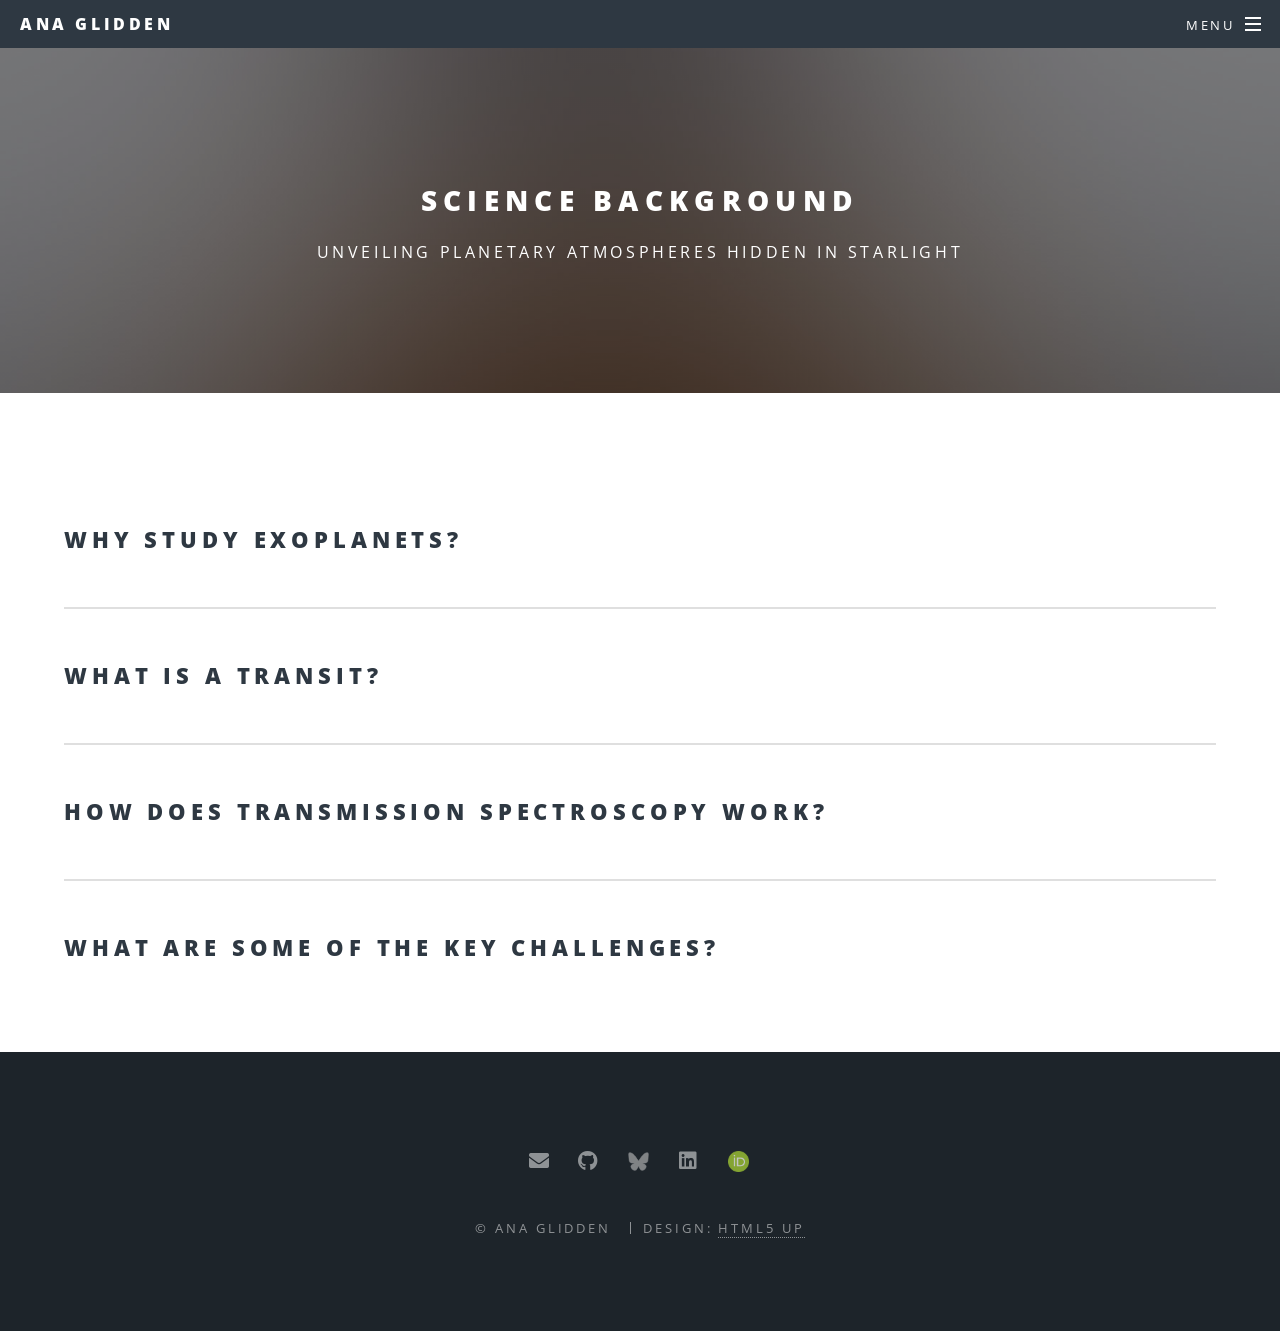
<file: sciencebackground.html>
<!DOCTYPE HTML>
<!--
	Spectral by HTML5 UP
	html5up.net | @ajlkn
	Free for personal and commercial use under the CCA 3.0 license (html5up.net/license)
-->
<html>

<head>
	<title>Ana Glidden</title>
	<meta charset="utf-8" />
	<meta name="viewport" content="width=device-width, initial-scale=1, user-scalable=no" />
	<link rel="icon" type="image/x-icon" href="favicon.ico" />
	<link rel="stylesheet" href="assets/css/main.css" />
	<noscript>
		<link rel="stylesheet" href="assets/css/noscript.css" />
	</noscript>
</head>

<a href="#page-wrapper" id="back-to-top" class="icon solid fa-arrow-up"></a>

<script>
	const backToTop = document.getElementById("back-to-top");

	window.addEventListener("scroll", function () {
		if (window.scrollY > 400) {
			backToTop.classList.add("show");
		} else {
			backToTop.classList.remove("show");
		}
	});
</script>

<body class="is-preload">

	<!-- Page Wrapper -->
	<div id="page-wrapper">

		<!-- Header -->
		<header id="header">
			<h1><a href="index.html">Ana Glidden</a></h1>
			<nav id="nav">
				<ul>
					<li class="special">
						<a href="#menu" class="menuToggle"><span>Menu</span></a>
						<div id="menu">
							<ul>
								<li><a href="index.html">Home</a></li>
								<li><a href="about.html">About</a></li>
								<li><a href="education.html">Education</a></li>
								<!-- <li><a href="sciencebackground.html">Science</a></li> -->
								<li><a href="researchpapers.html">Research</a></li>
								<li><a href="outreach.html">Outreach</a></li>
								<li><a href="justforfun.html">Just for fun</a></li>
								<li><a href="cv.html">CV</a></li>
								<li><a href="contactme.html">Contact Me</a></li>
							</ul>
						</div>
					</li>
				</ul>
			</nav>
		</header>

		<!-- Main -->
		<article id="main">
			<header>
				<h2>Science Background</h2>
				<p>Unveiling planetary atmospheres hidden in starlight</p>
				<!-- <p>Decoding the atmospheres of distant worlds</p> -->
			</header>
			<section class="wrapper style5">
				<div class="inner">

					<section id="news" class="main style3 primary fullscreen">
						<div class="content">
							<header>
								<h1>Comming soon!</h1>
								<h2>Why study exoplanets?</h2>
								<p>
								</p>
								<hr />
								<h2>What is a transit?</h2>
								<hr />
								<h2>How does transmission spectroscopy work?</h2>

								<hr />
								<h2>What are some of the key challenges?</h2>

							</header>


						</div>
				</div>
			</section>

	</div>
	</section>
	</article>

	<!-- Footer -->
	<footer id="footer">
		<ul class="icons">
			<li>
				<a href="mailto:ana.glidden@cfa.harvard.edu" class="icon solid fa-envelope">
					<span class="label">Email</span>
				</a>
			</li>
			<li>
				<a href="https://github.com/ana-glidden" class="icon brands fa-github" target="_blank"
					rel="noopener noreferrer">
					<span class="label">GitHub</span>
				</a>
			</li>
			<li>
				<a href="https://bsky.app/profile/ana-glidden.bsky.social" target="_blank" rel="noopener noreferrer"
					class="footer-img-icon bluesky-icon">
					<img src="images/bluesky.png" alt="Bluesky">
					<span class="label">Bluesky</span>
				</a>
			</li>
			<li>
				<a href="https://www.linkedin.com/in/ana-glidden-718b77a3/" class="icon brands fa-linkedin"
					target="_blank" rel="noopener noreferrer">
					<span class="label">LinkedIn</span>
				</a>
			</li>
			<li>
				<a href="https://orcid.org/0000-0002-5322-2315" target="_blank" rel="noopener noreferrer"
					class="footer-img-icon orcid-icon">
					<img src="images/orcid-icon.png" alt="ORCID">
					<span class="label">ORCID</span>
				</a>
			</li>
		</ul>

		<ul class="copyright">
			<li>&copy; Ana Glidden</li>
			<li>Design: <a href="http://html5up.net">HTML5 UP</a></li>
		</ul>
	</footer>

	</div>

	<!-- Scripts -->
	<script src="assets/js/jquery.min.js"></script>
	<script src="assets/js/jquery.scrollex.min.js"></script>
	<script src="assets/js/jquery.scrolly.min.js"></script>
	<script src="assets/js/browser.min.js"></script>
	<script src="assets/js/breakpoints.min.js"></script>
	<script src="assets/js/util.js"></script>
	<script src="assets/js/main.js"></script>

</body>

</html>
</file>
<file: assets/css/noscript.css>
/*
	Spectral by HTML5 UP
	html5up.net | @ajlkn
	Free for personal and commercial use under the CCA 3.0 license (html5up.net/license)
*/

/* Banner */

	body.is-preload #banner h2 {
		-moz-transform: none;
		-webkit-transform: none;
		-ms-transform: none;
		transform: none;
		opacity: 1;
	}

		body.is-preload #banner h2:before, body.is-preload #banner h2:after {
			width: 100%;
		}

	body.is-preload #banner .more {
		-moz-transform: none;
		-webkit-transform: none;
		-ms-transform: none;
		transform: none;
		opacity: 1;
	}

	body.is-preload #banner:after {
		opacity: 0;
	}
</file>
<file: assets/css/main.css>
@import url(fontawesome-all.min.css);
@import url("https://fonts.googleapis.com/css?family=Open+Sans:400,400italic,600,600italic,800,800italic");

/*
	Spectral by HTML5 UP
	html5up.net | @ajlkn
	Free for personal and commercial use under the CCA 3.0 license (html5up.net/license)
*/

html,
body,
div,
span,
applet,
object,
iframe,
h1,
h2,
h3,
h4,
h5,
h6,
p,
blockquote,
pre,
a,
abbr,
acronym,
address,
big,
cite,
code,
del,
dfn,
em,
img,
ins,
kbd,
q,
s,
samp,
small,
strike,
strong,
sub,
sup,
tt,
var,
b,
u,
i,
center,
dl,
dt,
dd,
ol,
ul,
li,
fieldset,
form,
label,
legend,
table,
caption,
tbody,
tfoot,
thead,
tr,
th,
td,
article,
aside,
canvas,
details,
embed,
figure,
figcaption,
footer,
header,
hgroup,
menu,
nav,
output,
ruby,
section,
summary,
time,
mark,
audio,
video {
	margin: 0;
	padding: 0;
	border: 0;
	font-size: 100%;
	font: inherit;
	vertical-align: baseline;
}

article,
aside,
details,
figcaption,
figure,
footer,
header,
hgroup,
menu,
nav,
section {
	display: block;
}

body {
	line-height: 1;
}

ol,
ul {
	list-style: none;
}

blockquote,
q {
	quotes: none;
}

blockquote:before,
blockquote:after,
q:before,
q:after {
	content: '';
	content: none;
}

table {
	border-collapse: collapse;
	border-spacing: 0;
}

body {
	-webkit-text-size-adjust: none;
}

mark {
	background-color: transparent;
	color: inherit;
}

input::-moz-focus-inner {
	border: 0;
	padding: 0;
}

input,
select,
textarea {
	-moz-appearance: none;
	-webkit-appearance: none;
	-ms-appearance: none;
	appearance: none;
}

/* Basic */

@-ms-viewport {
	width: device-width;
}

html {
	box-sizing: border-box;
}

*,
*:before,
*:after {
	box-sizing: inherit;
}

body {
	background: #2e3842;
}

body.is-preload *,
body.is-preload *:before,
body.is-preload *:after {
	-moz-animation: none !important;
	-webkit-animation: none !important;
	-ms-animation: none !important;
	animation: none !important;
	-moz-transition: none !important;
	-webkit-transition: none !important;
	-ms-transition: none !important;
	transition: none !important;
}

body,
input,
select,
textarea {
	color: #fff;
	font-family: "Open Sans", Helvetica, sans-serif;
	font-size: 15pt;
	font-weight: 400;
	letter-spacing: 0.075em;
	line-height: 1.65em;
}

@media screen and (max-width: 1680px) {

	body,
	input,
	select,
	textarea {
		font-size: 13pt;
	}

}

@media screen and (max-width: 1280px) {

	body,
	input,
	select,
	textarea {
		font-size: 12pt;
	}

}

@media screen and (max-width: 736px) {

	body,
	input,
	select,
	textarea {
		font-size: 11pt;
		letter-spacing: 0.0375em;
	}

}

a {
	-moz-transition: color 0.2s ease, border-bottom-color 0.2s ease;
	-webkit-transition: color 0.2s ease, border-bottom-color 0.2s ease;
	-ms-transition: color 0.2s ease, border-bottom-color 0.2s ease;
	transition: color 0.2s ease, border-bottom-color 0.2s ease;
	border-bottom: dotted 1px;
	color: inherit;
	text-decoration: none;
}

a:hover {
	border-bottom-color: transparent;
}

strong,
b {
	color: #fff;
	font-weight: 600;
}

em,
i {
	font-style: italic;
}

p {
	margin: 0 0 2em 0;
}

h1,
h2,
h3,
h4,
h5,
h6 {
	color: #fff;
	font-weight: 800;
	letter-spacing: 0.225em;
	line-height: 1em;
	margin: 0 0 1em 0;
	text-transform: uppercase;
}

h1 a,
h2 a,
h3 a,
h4 a,
h5 a,
h6 a {
	color: inherit;
	text-decoration: none;
}

h2 {
	font-size: 1.35em;
	line-height: 1.75em;
}

@media screen and (max-width: 736px) {

	h2 {
		font-size: 1.1em;
		line-height: 1.65em;
	}

}

h3 {
	font-size: 1.15em;
	line-height: 1.75em;
}

@media screen and (max-width: 736px) {

	h3 {
		font-size: 1em;
		line-height: 1.65em;
	}

}

h4 {
	font-size: 1em;
	line-height: 1.5em;
}

h5 {
	font-size: 0.8em;
	line-height: 1.5em;
}

h6 {
	font-size: 0.7em;
	line-height: 1.5em;
}

sub {
	font-size: 0.8em;
	position: relative;
	top: 0.5em;
}

sup {
	font-size: 0.8em;
	position: relative;
	top: -0.5em;
}

hr {
	border: 0;
	border-bottom: solid 2px #fff;
	margin: 3em 0;
}

hr.major {
	margin: 4.5em 0;
}

blockquote {
	border-left: solid 4px #fff;
	font-style: italic;
	margin: 0 0 2em 0;
	padding: 0.5em 0 0.5em 2em;
}

code {
	background: rgba(144, 144, 144, 0.25);
	border-radius: 3px;
	font-family: "Courier New", monospace;
	font-size: 0.9em;
	letter-spacing: 0;
	margin: 0 0.25em;
	padding: 0.25em 0.65em;
}

pre {
	-webkit-overflow-scrolling: touch;
	font-family: "Courier New", monospace;
	font-size: 0.9em;
	margin: 0 0 2em 0;
}

pre code {
	display: block;
	line-height: 1.75em;
	padding: 1em 1.5em;
	overflow-x: auto;
}

.align-left {
	text-align: left;
}

.align-center {
	text-align: center;
}

.align-right {
	text-align: right;
}

/* Row */

.row {
	display: flex;
	flex-wrap: wrap;
	box-sizing: border-box;
	align-items: stretch;
}

.row>* {
	box-sizing: border-box;
}

.row.gtr-uniform>*> :last-child {
	margin-bottom: 0;
}

.row.aln-left {
	justify-content: flex-start;
}

.row.aln-center {
	justify-content: center;
}

.row.aln-right {
	justify-content: flex-end;
}

.row.aln-top {
	align-items: flex-start;
}

.row.aln-middle {
	align-items: center;
}

.row.aln-bottom {
	align-items: flex-end;
}

.row>.imp {
	order: -1;
}

.row>.col-1 {
	width: 8.33333%;
}

.row>.off-1 {
	margin-left: 8.33333%;
}

.row>.col-2 {
	width: 16.66667%;
}

.row>.off-2 {
	margin-left: 16.66667%;
}

.row>.col-3 {
	width: 25%;
}

.row>.off-3 {
	margin-left: 25%;
}

.row>.col-4 {
	width: 33.33333%;
}

.row>.off-4 {
	margin-left: 33.33333%;
}

.row>.col-5 {
	width: 41.66667%;
}

.row>.off-5 {
	margin-left: 41.66667%;
}

.row>.col-6 {
	width: 50%;
}

.row>.off-6 {
	margin-left: 50%;
}

.row>.col-7 {
	width: 58.33333%;
}

.row>.off-7 {
	margin-left: 58.33333%;
}

.row>.col-8 {
	width: 66.66667%;
}

.row>.off-8 {
	margin-left: 66.66667%;
}

.row>.col-9 {
	width: 75%;
}

.row>.off-9 {
	margin-left: 75%;
}

.row>.col-10 {
	width: 83.33333%;
}

.row>.off-10 {
	margin-left: 83.33333%;
}

.row>.col-11 {
	width: 91.66667%;
}

.row>.off-11 {
	margin-left: 91.66667%;
}

.row>.col-12 {
	width: 100%;
}

.row>.off-12 {
	margin-left: 100%;
}

.row.gtr-0 {
	margin-top: 0;
	margin-left: 0em;
}

.row.gtr-0>* {
	padding: 0 0 0 0em;
}

.row.gtr-0.gtr-uniform {
	margin-top: 0em;
}

.row.gtr-0.gtr-uniform>* {
	padding-top: 0em;
}

.row.gtr-25 {
	margin-top: 0;
	margin-left: -0.375em;
}

.row.gtr-25>* {
	padding: 0 0 0 0.375em;
}

.row.gtr-25.gtr-uniform {
	margin-top: -0.375em;
}

.row.gtr-25.gtr-uniform>* {
	padding-top: 0.375em;
}

.row.gtr-50 {
	margin-top: 0;
	margin-left: -0.75em;
}

.row.gtr-50>* {
	padding: 0 0 0 0.75em;
}

.row.gtr-50.gtr-uniform {
	margin-top: -0.75em;
}

.row.gtr-50.gtr-uniform>* {
	padding-top: 0.75em;
}

.row {
	margin-top: 0;
	margin-left: -1.5em;
}

.row>* {
	padding: 0 0 0 1.5em;
}

.row.gtr-uniform {
	margin-top: -1.5em;
}

.row.gtr-uniform>* {
	padding-top: 1.5em;
}

.row.gtr-150 {
	margin-top: 0;
	margin-left: -2.25em;
}

.row.gtr-150>* {
	padding: 0 0 0 2.25em;
}

.row.gtr-150.gtr-uniform {
	margin-top: -2.25em;
}

.row.gtr-150.gtr-uniform>* {
	padding-top: 2.25em;
}

.row.gtr-200 {
	margin-top: 0;
	margin-left: -3em;
}

.row.gtr-200>* {
	padding: 0 0 0 3em;
}

.row.gtr-200.gtr-uniform {
	margin-top: -3em;
}

.row.gtr-200.gtr-uniform>* {
	padding-top: 3em;
}

@media screen and (max-width: 1680px) {

	.row {
		display: flex;
		flex-wrap: wrap;
		box-sizing: border-box;
		align-items: stretch;
	}

	.row>* {
		box-sizing: border-box;
	}

	.row.gtr-uniform>*> :last-child {
		margin-bottom: 0;
	}

	.row.aln-left {
		justify-content: flex-start;
	}

	.row.aln-center {
		justify-content: center;
	}

	.row.aln-right {
		justify-content: flex-end;
	}

	.row.aln-top {
		align-items: flex-start;
	}

	.row.aln-middle {
		align-items: center;
	}

	.row.aln-bottom {
		align-items: flex-end;
	}

	.row>.imp-xlarge {
		order: -1;
	}

	.row>.col-1-xlarge {
		width: 8.33333%;
	}

	.row>.off-1-xlarge {
		margin-left: 8.33333%;
	}

	.row>.col-2-xlarge {
		width: 16.66667%;
	}

	.row>.off-2-xlarge {
		margin-left: 16.66667%;
	}

	.row>.col-3-xlarge {
		width: 25%;
	}

	.row>.off-3-xlarge {
		margin-left: 25%;
	}

	.row>.col-4-xlarge {
		width: 33.33333%;
	}

	.row>.off-4-xlarge {
		margin-left: 33.33333%;
	}

	.row>.col-5-xlarge {
		width: 41.66667%;
	}

	.row>.off-5-xlarge {
		margin-left: 41.66667%;
	}

	.row>.col-6-xlarge {
		width: 50%;
	}

	.row>.off-6-xlarge {
		margin-left: 50%;
	}

	.row>.col-7-xlarge {
		width: 58.33333%;
	}

	.row>.off-7-xlarge {
		margin-left: 58.33333%;
	}

	.row>.col-8-xlarge {
		width: 66.66667%;
	}

	.row>.off-8-xlarge {
		margin-left: 66.66667%;
	}

	.row>.col-9-xlarge {
		width: 75%;
	}

	.row>.off-9-xlarge {
		margin-left: 75%;
	}

	.row>.col-10-xlarge {
		width: 83.33333%;
	}

	.row>.off-10-xlarge {
		margin-left: 83.33333%;
	}

	.row>.col-11-xlarge {
		width: 91.66667%;
	}

	.row>.off-11-xlarge {
		margin-left: 91.66667%;
	}

	.row>.col-12-xlarge {
		width: 100%;
	}

	.row>.off-12-xlarge {
		margin-left: 100%;
	}

	.row.gtr-0 {
		margin-top: 0;
		margin-left: 0em;
	}

	.row.gtr-0>* {
		padding: 0 0 0 0em;
	}

	.row.gtr-0.gtr-uniform {
		margin-top: 0em;
	}

	.row.gtr-0.gtr-uniform>* {
		padding-top: 0em;
	}

	.row.gtr-25 {
		margin-top: 0;
		margin-left: -0.375em;
	}

	.row.gtr-25>* {
		padding: 0 0 0 0.375em;
	}

	.row.gtr-25.gtr-uniform {
		margin-top: -0.375em;
	}

	.row.gtr-25.gtr-uniform>* {
		padding-top: 0.375em;
	}

	.row.gtr-50 {
		margin-top: 0;
		margin-left: -0.75em;
	}

	.row.gtr-50>* {
		padding: 0 0 0 0.75em;
	}

	.row.gtr-50.gtr-uniform {
		margin-top: -0.75em;
	}

	.row.gtr-50.gtr-uniform>* {
		padding-top: 0.75em;
	}

	.row {
		margin-top: 0;
		margin-left: -1.5em;
	}

	.row>* {
		padding: 0 0 0 1.5em;
	}

	.row.gtr-uniform {
		margin-top: -1.5em;
	}

	.row.gtr-uniform>* {
		padding-top: 1.5em;
	}

	.row.gtr-150 {
		margin-top: 0;
		margin-left: -2.25em;
	}

	.row.gtr-150>* {
		padding: 0 0 0 2.25em;
	}

	.row.gtr-150.gtr-uniform {
		margin-top: -2.25em;
	}

	.row.gtr-150.gtr-uniform>* {
		padding-top: 2.25em;
	}

	.row.gtr-200 {
		margin-top: 0;
		margin-left: -3em;
	}

	.row.gtr-200>* {
		padding: 0 0 0 3em;
	}

	.row.gtr-200.gtr-uniform {
		margin-top: -3em;
	}

	.row.gtr-200.gtr-uniform>* {
		padding-top: 3em;
	}

}

@media screen and (max-width: 1280px) {

	.row {
		display: flex;
		flex-wrap: wrap;
		box-sizing: border-box;
		align-items: stretch;
	}

	.row>* {
		box-sizing: border-box;
	}

	.row.gtr-uniform>*> :last-child {
		margin-bottom: 0;
	}

	.row.aln-left {
		justify-content: flex-start;
	}

	.row.aln-center {
		justify-content: center;
	}

	.row.aln-right {
		justify-content: flex-end;
	}

	.row.aln-top {
		align-items: flex-start;
	}

	.row.aln-middle {
		align-items: center;
	}

	.row.aln-bottom {
		align-items: flex-end;
	}

	.row>.imp-large {
		order: -1;
	}

	.row>.col-1-large {
		width: 8.33333%;
	}

	.row>.off-1-large {
		margin-left: 8.33333%;
	}

	.row>.col-2-large {
		width: 16.66667%;
	}

	.row>.off-2-large {
		margin-left: 16.66667%;
	}

	.row>.col-3-large {
		width: 25%;
	}

	.row>.off-3-large {
		margin-left: 25%;
	}

	.row>.col-4-large {
		width: 33.33333%;
	}

	.row>.off-4-large {
		margin-left: 33.33333%;
	}

	.row>.col-5-large {
		width: 41.66667%;
	}

	.row>.off-5-large {
		margin-left: 41.66667%;
	}

	.row>.col-6-large {
		width: 50%;
	}

	.row>.off-6-large {
		margin-left: 50%;
	}

	.row>.col-7-large {
		width: 58.33333%;
	}

	.row>.off-7-large {
		margin-left: 58.33333%;
	}

	.row>.col-8-large {
		width: 66.66667%;
	}

	.row>.off-8-large {
		margin-left: 66.66667%;
	}

	.row>.col-9-large {
		width: 75%;
	}

	.row>.off-9-large {
		margin-left: 75%;
	}

	.row>.col-10-large {
		width: 83.33333%;
	}

	.row>.off-10-large {
		margin-left: 83.33333%;
	}

	.row>.col-11-large {
		width: 91.66667%;
	}

	.row>.off-11-large {
		margin-left: 91.66667%;
	}

	.row>.col-12-large {
		width: 100%;
	}

	.row>.off-12-large {
		margin-left: 100%;
	}

	.row.gtr-0 {
		margin-top: 0;
		margin-left: 0em;
	}

	.row.gtr-0>* {
		padding: 0 0 0 0em;
	}

	.row.gtr-0.gtr-uniform {
		margin-top: 0em;
	}

	.row.gtr-0.gtr-uniform>* {
		padding-top: 0em;
	}

	.row.gtr-25 {
		margin-top: 0;
		margin-left: -0.375em;
	}

	.row.gtr-25>* {
		padding: 0 0 0 0.375em;
	}

	.row.gtr-25.gtr-uniform {
		margin-top: -0.375em;
	}

	.row.gtr-25.gtr-uniform>* {
		padding-top: 0.375em;
	}

	.row.gtr-50 {
		margin-top: 0;
		margin-left: -0.75em;
	}

	.row.gtr-50>* {
		padding: 0 0 0 0.75em;
	}

	.row.gtr-50.gtr-uniform {
		margin-top: -0.75em;
	}

	.row.gtr-50.gtr-uniform>* {
		padding-top: 0.75em;
	}

	.row {
		margin-top: 0;
		margin-left: -1.5em;
	}

	.row>* {
		padding: 0 0 0 1.5em;
	}

	.row.gtr-uniform {
		margin-top: -1.5em;
	}

	.row.gtr-uniform>* {
		padding-top: 1.5em;
	}

	.row.gtr-150 {
		margin-top: 0;
		margin-left: -2.25em;
	}

	.row.gtr-150>* {
		padding: 0 0 0 2.25em;
	}

	.row.gtr-150.gtr-uniform {
		margin-top: -2.25em;
	}

	.row.gtr-150.gtr-uniform>* {
		padding-top: 2.25em;
	}

	.row.gtr-200 {
		margin-top: 0;
		margin-left: -3em;
	}

	.row.gtr-200>* {
		padding: 0 0 0 3em;
	}

	.row.gtr-200.gtr-uniform {
		margin-top: -3em;
	}

	.row.gtr-200.gtr-uniform>* {
		padding-top: 3em;
	}

}

@media screen and (max-width: 980px) {

	.row {
		display: flex;
		flex-wrap: wrap;
		box-sizing: border-box;
		align-items: stretch;
	}

	.row>* {
		box-sizing: border-box;
	}

	.row.gtr-uniform>*> :last-child {
		margin-bottom: 0;
	}

	.row.aln-left {
		justify-content: flex-start;
	}

	.row.aln-center {
		justify-content: center;
	}

	.row.aln-right {
		justify-content: flex-end;
	}

	.row.aln-top {
		align-items: flex-start;
	}

	.row.aln-middle {
		align-items: center;
	}

	.row.aln-bottom {
		align-items: flex-end;
	}

	.row>.imp-medium {
		order: -1;
	}

	.row>.col-1-medium {
		width: 8.33333%;
	}

	.row>.off-1-medium {
		margin-left: 8.33333%;
	}

	.row>.col-2-medium {
		width: 16.66667%;
	}

	.row>.off-2-medium {
		margin-left: 16.66667%;
	}

	.row>.col-3-medium {
		width: 25%;
	}

	.row>.off-3-medium {
		margin-left: 25%;
	}

	.row>.col-4-medium {
		width: 33.33333%;
	}

	.row>.off-4-medium {
		margin-left: 33.33333%;
	}

	.row>.col-5-medium {
		width: 41.66667%;
	}

	.row>.off-5-medium {
		margin-left: 41.66667%;
	}

	.row>.col-6-medium {
		width: 50%;
	}

	.row>.off-6-medium {
		margin-left: 50%;
	}

	.row>.col-7-medium {
		width: 58.33333%;
	}

	.row>.off-7-medium {
		margin-left: 58.33333%;
	}

	.row>.col-8-medium {
		width: 66.66667%;
	}

	.row>.off-8-medium {
		margin-left: 66.66667%;
	}

	.row>.col-9-medium {
		width: 75%;
	}

	.row>.off-9-medium {
		margin-left: 75%;
	}

	.row>.col-10-medium {
		width: 83.33333%;
	}

	.row>.off-10-medium {
		margin-left: 83.33333%;
	}

	.row>.col-11-medium {
		width: 91.66667%;
	}

	.row>.off-11-medium {
		margin-left: 91.66667%;
	}

	.row>.col-12-medium {
		width: 100%;
	}

	.row>.off-12-medium {
		margin-left: 100%;
	}

	.row.gtr-0 {
		margin-top: 0;
		margin-left: 0em;
	}

	.row.gtr-0>* {
		padding: 0 0 0 0em;
	}

	.row.gtr-0.gtr-uniform {
		margin-top: 0em;
	}

	.row.gtr-0.gtr-uniform>* {
		padding-top: 0em;
	}

	.row.gtr-25 {
		margin-top: 0;
		margin-left: -0.375em;
	}

	.row.gtr-25>* {
		padding: 0 0 0 0.375em;
	}

	.row.gtr-25.gtr-uniform {
		margin-top: -0.375em;
	}

	.row.gtr-25.gtr-uniform>* {
		padding-top: 0.375em;
	}

	.row.gtr-50 {
		margin-top: 0;
		margin-left: -0.75em;
	}

	.row.gtr-50>* {
		padding: 0 0 0 0.75em;
	}

	.row.gtr-50.gtr-uniform {
		margin-top: -0.75em;
	}

	.row.gtr-50.gtr-uniform>* {
		padding-top: 0.75em;
	}

	.row {
		margin-top: 0;
		margin-left: -1.5em;
	}

	.row>* {
		padding: 0 0 0 1.5em;
	}

	.row.gtr-uniform {
		margin-top: -1.5em;
	}

	.row.gtr-uniform>* {
		padding-top: 1.5em;
	}

	.row.gtr-150 {
		margin-top: 0;
		margin-left: -2.25em;
	}

	.row.gtr-150>* {
		padding: 0 0 0 2.25em;
	}

	.row.gtr-150.gtr-uniform {
		margin-top: -2.25em;
	}

	.row.gtr-150.gtr-uniform>* {
		padding-top: 2.25em;
	}

	.row.gtr-200 {
		margin-top: 0;
		margin-left: -3em;
	}

	.row.gtr-200>* {
		padding: 0 0 0 3em;
	}

	.row.gtr-200.gtr-uniform {
		margin-top: -3em;
	}

	.row.gtr-200.gtr-uniform>* {
		padding-top: 3em;
	}

}

@media screen and (max-width: 736px) {

	.row {
		display: flex;
		flex-wrap: wrap;
		box-sizing: border-box;
		align-items: stretch;
	}

	.row>* {
		box-sizing: border-box;
	}

	.row.gtr-uniform>*> :last-child {
		margin-bottom: 0;
	}

	.row.aln-left {
		justify-content: flex-start;
	}

	.row.aln-center {
		justify-content: center;
	}

	.row.aln-right {
		justify-content: flex-end;
	}

	.row.aln-top {
		align-items: flex-start;
	}

	.row.aln-middle {
		align-items: center;
	}

	.row.aln-bottom {
		align-items: flex-end;
	}

	.row>.imp-small {
		order: -1;
	}

	.row>.col-1-small {
		width: 8.33333%;
	}

	.row>.off-1-small {
		margin-left: 8.33333%;
	}

	.row>.col-2-small {
		width: 16.66667%;
	}

	.row>.off-2-small {
		margin-left: 16.66667%;
	}

	.row>.col-3-small {
		width: 25%;
	}

	.row>.off-3-small {
		margin-left: 25%;
	}

	.row>.col-4-small {
		width: 33.33333%;
	}

	.row>.off-4-small {
		margin-left: 33.33333%;
	}

	.row>.col-5-small {
		width: 41.66667%;
	}

	.row>.off-5-small {
		margin-left: 41.66667%;
	}

	.row>.col-6-small {
		width: 50%;
	}

	.row>.off-6-small {
		margin-left: 50%;
	}

	.row>.col-7-small {
		width: 58.33333%;
	}

	.row>.off-7-small {
		margin-left: 58.33333%;
	}

	.row>.col-8-small {
		width: 66.66667%;
	}

	.row>.off-8-small {
		margin-left: 66.66667%;
	}

	.row>.col-9-small {
		width: 75%;
	}

	.row>.off-9-small {
		margin-left: 75%;
	}

	.row>.col-10-small {
		width: 83.33333%;
	}

	.row>.off-10-small {
		margin-left: 83.33333%;
	}

	.row>.col-11-small {
		width: 91.66667%;
	}

	.row>.off-11-small {
		margin-left: 91.66667%;
	}

	.row>.col-12-small {
		width: 100%;
	}

	.row>.off-12-small {
		margin-left: 100%;
	}

	.row.gtr-0 {
		margin-top: 0;
		margin-left: 0em;
	}

	.row.gtr-0>* {
		padding: 0 0 0 0em;
	}

	.row.gtr-0.gtr-uniform {
		margin-top: 0em;
	}

	.row.gtr-0.gtr-uniform>* {
		padding-top: 0em;
	}

	.row.gtr-25 {
		margin-top: 0;
		margin-left: -0.375em;
	}

	.row.gtr-25>* {
		padding: 0 0 0 0.375em;
	}

	.row.gtr-25.gtr-uniform {
		margin-top: -0.375em;
	}

	.row.gtr-25.gtr-uniform>* {
		padding-top: 0.375em;
	}

	.row.gtr-50 {
		margin-top: 0;
		margin-left: -0.75em;
	}

	.row.gtr-50>* {
		padding: 0 0 0 0.75em;
	}

	.row.gtr-50.gtr-uniform {
		margin-top: -0.75em;
	}

	.row.gtr-50.gtr-uniform>* {
		padding-top: 0.75em;
	}

	.row {
		margin-top: 0;
		margin-left: -1.5em;
	}

	.row>* {
		padding: 0 0 0 1.5em;
	}

	.row.gtr-uniform {
		margin-top: -1.5em;
	}

	.row.gtr-uniform>* {
		padding-top: 1.5em;
	}

	.row.gtr-150 {
		margin-top: 0;
		margin-left: -2.25em;
	}

	.row.gtr-150>* {
		padding: 0 0 0 2.25em;
	}

	.row.gtr-150.gtr-uniform {
		margin-top: -2.25em;
	}

	.row.gtr-150.gtr-uniform>* {
		padding-top: 2.25em;
	}

	.row.gtr-200 {
		margin-top: 0;
		margin-left: -3em;
	}

	.row.gtr-200>* {
		padding: 0 0 0 3em;
	}

	.row.gtr-200.gtr-uniform {
		margin-top: -3em;
	}

	.row.gtr-200.gtr-uniform>* {
		padding-top: 3em;
	}

}

@media screen and (max-width: 480px) {

	.row {
		display: flex;
		flex-wrap: wrap;
		box-sizing: border-box;
		align-items: stretch;
	}

	.row>* {
		box-sizing: border-box;
	}

	.row.gtr-uniform>*> :last-child {
		margin-bottom: 0;
	}

	.row.aln-left {
		justify-content: flex-start;
	}

	.row.aln-center {
		justify-content: center;
	}

	.row.aln-right {
		justify-content: flex-end;
	}

	.row.aln-top {
		align-items: flex-start;
	}

	.row.aln-middle {
		align-items: center;
	}

	.row.aln-bottom {
		align-items: flex-end;
	}

	.row>.imp-xsmall {
		order: -1;
	}

	.row>.col-1-xsmall {
		width: 8.33333%;
	}

	.row>.off-1-xsmall {
		margin-left: 8.33333%;
	}

	.row>.col-2-xsmall {
		width: 16.66667%;
	}

	.row>.off-2-xsmall {
		margin-left: 16.66667%;
	}

	.row>.col-3-xsmall {
		width: 25%;
	}

	.row>.off-3-xsmall {
		margin-left: 25%;
	}

	.row>.col-4-xsmall {
		width: 33.33333%;
	}

	.row>.off-4-xsmall {
		margin-left: 33.33333%;
	}

	.row>.col-5-xsmall {
		width: 41.66667%;
	}

	.row>.off-5-xsmall {
		margin-left: 41.66667%;
	}

	.row>.col-6-xsmall {
		width: 50%;
	}

	.row>.off-6-xsmall {
		margin-left: 50%;
	}

	.row>.col-7-xsmall {
		width: 58.33333%;
	}

	.row>.off-7-xsmall {
		margin-left: 58.33333%;
	}

	.row>.col-8-xsmall {
		width: 66.66667%;
	}

	.row>.off-8-xsmall {
		margin-left: 66.66667%;
	}

	.row>.col-9-xsmall {
		width: 75%;
	}

	.row>.off-9-xsmall {
		margin-left: 75%;
	}

	.row>.col-10-xsmall {
		width: 83.33333%;
	}

	.row>.off-10-xsmall {
		margin-left: 83.33333%;
	}

	.row>.col-11-xsmall {
		width: 91.66667%;
	}

	.row>.off-11-xsmall {
		margin-left: 91.66667%;
	}

	.row>.col-12-xsmall {
		width: 100%;
	}

	.row>.off-12-xsmall {
		margin-left: 100%;
	}

	.row.gtr-0 {
		margin-top: 0;
		margin-left: 0em;
	}

	.row.gtr-0>* {
		padding: 0 0 0 0em;
	}

	.row.gtr-0.gtr-uniform {
		margin-top: 0em;
	}

	.row.gtr-0.gtr-uniform>* {
		padding-top: 0em;
	}

	.row.gtr-25 {
		margin-top: 0;
		margin-left: -0.375em;
	}

	.row.gtr-25>* {
		padding: 0 0 0 0.375em;
	}

	.row.gtr-25.gtr-uniform {
		margin-top: -0.375em;
	}

	.row.gtr-25.gtr-uniform>* {
		padding-top: 0.375em;
	}

	.row.gtr-50 {
		margin-top: 0;
		margin-left: -0.75em;
	}

	.row.gtr-50>* {
		padding: 0 0 0 0.75em;
	}

	.row.gtr-50.gtr-uniform {
		margin-top: -0.75em;
	}

	.row.gtr-50.gtr-uniform>* {
		padding-top: 0.75em;
	}

	.row {
		margin-top: 0;
		margin-left: -1.5em;
	}

	.row>* {
		padding: 0 0 0 1.5em;
	}

	.row.gtr-uniform {
		margin-top: -1.5em;
	}

	.row.gtr-uniform>* {
		padding-top: 1.5em;
	}

	.row.gtr-150 {
		margin-top: 0;
		margin-left: -2.25em;
	}

	.row.gtr-150>* {
		padding: 0 0 0 2.25em;
	}

	.row.gtr-150.gtr-uniform {
		margin-top: -2.25em;
	}

	.row.gtr-150.gtr-uniform>* {
		padding-top: 2.25em;
	}

	.row.gtr-200 {
		margin-top: 0;
		margin-left: -3em;
	}

	.row.gtr-200>* {
		padding: 0 0 0 3em;
	}

	.row.gtr-200.gtr-uniform {
		margin-top: -3em;
	}

	.row.gtr-200.gtr-uniform>* {
		padding-top: 3em;
	}

}

/* Section/Article */

section.special,
article.special {
	text-align: center;
}

header p {
	color: rgba(255, 255, 255, 0.5);
	position: relative;
	top: -0.25em;
}

header h3+p {
	font-size: 1.1em;
}

header h4+p,
header h5+p,
header h6+p {
	font-size: 0.9em;
}

header.major {
	margin: 0 0 3.5em 0;
}

header.major h2,
header.major h3,
header.major h4,
header.major h5,
header.major h6 {
	border-bottom: solid 2px #fff;
	display: inline-block;
	padding-bottom: 1em;
	position: relative;
}

header.major h2:after,
header.major h3:after,
header.major h4:after,
header.major h5:after,
header.major h6:after {
	content: '';
	display: block;
	height: 1px;
}

header.major p {
	color: #fff;
	top: 0;
}

@media screen and (max-width: 736px) {

	header.major {
		margin: 0 0 2em 0;
	}

}

@media screen and (max-width: 980px) {

	header br {
		display: none;
	}

}

/* Form */

form {
	margin: 0 0 2em 0;
}

label {
	color: #fff;
	display: block;
	font-size: 0.9em;
	font-weight: 600;
	margin: 0 0 1em 0;
}

input[type="text"],
input[type="password"],
input[type="email"],
select,
textarea {
	-moz-appearance: none;
	-webkit-appearance: none;
	-ms-appearance: none;
	appearance: none;
	background-color: rgba(144, 144, 144, 0.25);
	border-radius: 3px;
	border: none;
	color: inherit;
	display: block;
	outline: 0;
	padding: 0 1em;
	text-decoration: none;
	width: 100%;
}

input[type="text"]:invalid,
input[type="password"]:invalid,
input[type="email"]:invalid,
select:invalid,
textarea:invalid {
	box-shadow: none;
}

input[type="text"]:focus,
input[type="password"]:focus,
input[type="email"]:focus,
select:focus,
textarea:focus {
	box-shadow: 0 0 0 2px #21b2a6;
}

select {
	background-size: 1.25em;
	background-repeat: no-repeat;
	background-position: calc(100% - 1em) center;
	height: 2.75em;
	padding-right: 2.75em;
	text-overflow: ellipsis;
}

select:focus::-ms-value {
	background-color: transparent;
}

select::-ms-expand {
	display: none;
}

input[type="text"],
input[type="password"],
input[type="email"],
select {
	height: 2.75em;
}

textarea {
	padding: 0.75em 1em;
}

input[type="checkbox"],
input[type="radio"] {
	-moz-appearance: none;
	-webkit-appearance: none;
	-ms-appearance: none;
	appearance: none;
	display: block;
	float: left;
	margin-right: -2em;
	opacity: 0;
	width: 1em;
	z-index: -1;
}

input[type="checkbox"]+label,
input[type="radio"]+label {
	text-decoration: none;
	color: #fff;
	cursor: pointer;
	display: inline-block;
	font-size: 1em;
	font-weight: 400;
	padding-left: 2.4em;
	padding-right: 0.75em;
	position: relative;
}

input[type="checkbox"]+label:before,
input[type="radio"]+label:before {
	-moz-osx-font-smoothing: grayscale;
	-webkit-font-smoothing: antialiased;
	display: inline-block;
	font-style: normal;
	font-variant: normal;
	text-rendering: auto;
	line-height: 1;
	text-transform: none !important;
	font-family: 'Font Awesome 5 Free';
	font-weight: 900;
}

input[type="checkbox"]+label:before,
input[type="radio"]+label:before {
	background: rgba(144, 144, 144, 0.25);
	border-radius: 3px;
	content: '';
	display: inline-block;
	font-size: 0.8em;
	height: 2.0625em;
	left: 0;
	line-height: 2.0625em;
	position: absolute;
	text-align: center;
	top: 0;
	width: 2.0625em;
}

input[type="checkbox"]:checked+label:before,
input[type="radio"]:checked+label:before {
	background: #2e3842;
	color: #fff;
	content: '\f00c';
}

input[type="checkbox"]:focus+label:before,
input[type="radio"]:focus+label:before {
	box-shadow: 0 0 0 2px #21b2a6;
}

input[type="checkbox"]+label:before {
	border-radius: 3px;
}

input[type="radio"]+label:before {
	border-radius: 100%;
}

::-webkit-input-placeholder {
	color: rgba(255, 255, 255, 0.5) !important;
	opacity: 1.0;
}

:-moz-placeholder {
	color: rgba(255, 255, 255, 0.5) !important;
	opacity: 1.0;
}

::-moz-placeholder {
	color: rgba(255, 255, 255, 0.5) !important;
	opacity: 1.0;
}

:-ms-input-placeholder {
	color: rgba(255, 255, 255, 0.5) !important;
	opacity: 1.0;
}

/* Box */

.box {
	border-radius: 3px;
	border: solid 2px #fff;
	margin-bottom: 2em;
	padding: 1.5em;
}

.box> :last-child,
.box> :last-child> :last-child,
.box> :last-child> :last-child> :last-child {
	margin-bottom: 0;
}

.box.alt {
	border: 0;
	border-radius: 0;
	padding: 0;
}

/* Icon */

.icon {
	text-decoration: none;
	border-bottom: none;
	position: relative;
}

.icon:before {
	-moz-osx-font-smoothing: grayscale;
	-webkit-font-smoothing: antialiased;
	display: inline-block;
	font-style: normal;
	font-variant: normal;
	text-rendering: auto;
	line-height: 1;
	text-transform: none !important;
	font-family: 'Font Awesome 5 Free';
	font-weight: 400;
}

.icon>.label {
	display: none;
}

.icon:before {
	line-height: inherit;
}

.icon.solid:before {
	font-weight: 900;
}

.icon.brands:before {
	font-family: 'Font Awesome 5 Brands';
}

.icon.major {
	-moz-transform: rotate(-45deg);
	-webkit-transform: rotate(-45deg);
	-ms-transform: rotate(-45deg);
	transform: rotate(-45deg);
	border-radius: 3px;
	border: solid 2px #fff;
	display: inline-block;
	font-size: 1.35em;
	height: calc(3em + 2px);
	line-height: 3em;
	text-align: center;
	width: calc(3em + 2px);
}

.icon.major:before {
	-moz-transform: rotate(45deg);
	-webkit-transform: rotate(45deg);
	-ms-transform: rotate(45deg);
	transform: rotate(45deg);
	display: inline-block;
	font-size: 1.5em;
}

@media screen and (max-width: 736px) {

	.icon.major {
		font-size: 1em;
	}

}

.icon.style1 {
	color: #00ffcc;
}

.icon.style2 {
	color: #00f0ff;
}

.icon.style3 {
	color: #76ddff;
}

/* Image */

.image {
	border-radius: 3px;
	border: 0;
	display: inline-block;
	position: relative;
}

.image img {
	border-radius: 3px;
	display: block;
}

.image.left {
	float: left;
	margin: 0 2em 2em 0;
	top: 0.25em;
}

.image.right {
	float: right;
	margin: 0 0 2em 2em;
	top: 0.25em;
}

.image.left,
.image.right {
	max-width: 40%;
}

.image.left img,
.image.right img {
	width: 100%;
}

.image.fit {
	display: block;
	margin: 0 0 2em 0;
	width: 100%;
}

.image.fit img {
	width: 100%;
}

/* List */

ol {
	list-style: decimal;
	margin: 0 0 2em 0;
	padding-left: 1.25em;
}

ol li {
	padding-left: 0.25em;
}

ul {
	list-style: disc;
	margin: 0 0 2em 0;
	padding-left: 1em;
}

ul li {
	padding-left: 0.5em;
}

ul.alt {
	list-style: none;
	padding-left: 0;
}

ul.alt li {
	border-top: solid 1px #fff;
	padding: 0.5em 0;
}

ul.alt li:first-child {
	border-top: 0;
	padding-top: 0;
}

dl {
	margin: 0 0 2em 0;
}

/* Actions */

ul.actions {
	display: -moz-flex;
	display: -webkit-flex;
	display: -ms-flex;
	display: flex;
	cursor: default;
	list-style: none;
	margin-left: -1em;
	padding-left: 0;
}

ul.actions li {
	padding: 0 0 0 1em;
	vertical-align: middle;
}

ul.actions.special {
	-moz-justify-content: center;
	-webkit-justify-content: center;
	-ms-justify-content: center;
	justify-content: center;
	width: 100%;
	margin-left: 0;
}

ul.actions.special li:first-child {
	padding-left: 0;
}

ul.actions.stacked {
	-moz-flex-direction: column;
	-webkit-flex-direction: column;
	-ms-flex-direction: column;
	flex-direction: column;
	margin-left: 0;
}

ul.actions.stacked li {
	padding: 1em 0 0 0;
}

ul.actions.stacked li:first-child {
	padding-top: 0;
}

ul.actions.fit {
	width: calc(100% + 1em);
}

ul.actions.fit li {
	-moz-flex-grow: 1;
	-webkit-flex-grow: 1;
	-ms-flex-grow: 1;
	flex-grow: 1;
	-moz-flex-shrink: 1;
	-webkit-flex-shrink: 1;
	-ms-flex-shrink: 1;
	flex-shrink: 1;
	width: 100%;
}

ul.actions.fit li>* {
	width: 100%;
}

ul.actions.fit.stacked {
	width: 100%;
}

@media screen and (max-width: 480px) {

	ul.actions:not(.fixed) {
		-moz-flex-direction: column;
		-webkit-flex-direction: column;
		-ms-flex-direction: column;
		flex-direction: column;
		margin-left: 0;
		width: 100% !important;
	}

	ul.actions:not(.fixed) li {
		-moz-flex-grow: 1;
		-webkit-flex-grow: 1;
		-ms-flex-grow: 1;
		flex-grow: 1;
		-moz-flex-shrink: 1;
		-webkit-flex-shrink: 1;
		-ms-flex-shrink: 1;
		flex-shrink: 1;
		padding: 1em 0 0 0;
		text-align: center;
		width: 100%;
	}

	ul.actions:not(.fixed) li>* {
		width: 100%;
	}

	ul.actions:not(.fixed) li:first-child {
		padding-top: 0;
	}

	ul.actions:not(.fixed) li input[type="submit"],
	ul.actions:not(.fixed) li input[type="reset"],
	ul.actions:not(.fixed) li input[type="button"],
	ul.actions:not(.fixed) li button,
	ul.actions:not(.fixed) li .button {
		width: 100%;
	}

	ul.actions:not(.fixed) li input[type="submit"].icon:before,
	ul.actions:not(.fixed) li input[type="reset"].icon:before,
	ul.actions:not(.fixed) li input[type="button"].icon:before,
	ul.actions:not(.fixed) li button.icon:before,
	ul.actions:not(.fixed) li .button.icon:before {
		margin-left: -0.5em;
	}

}

/* Icons */

ul.icons {
	cursor: default;
	list-style: none;
	padding-left: 0;
}

ul.icons li {
	display: inline-block;
	padding: 0 1em 0 0;
}

ul.icons li:last-child {
	padding-right: 0 !important;
}

ul.icons.major {
	padding: 1em 0;
}

ul.icons.major li {
	padding-right: 3.5em;
}

@media screen and (max-width: 736px) {

	ul.icons.major li {
		padding: 0 1em !important;
	}

}

/* Table */

.table-wrapper {
	-webkit-overflow-scrolling: touch;
	overflow-x: auto;
}

table {
	margin: 0 0 2em 0;
	width: 100%;
}

table tbody tr {
	border: solid 1px #fff;
	border-left: 0;
	border-right: 0;
}

table tbody tr:nth-child(2n + 1) {
	background-color: rgba(144, 144, 144, 0.25);
}

table td {
	padding: 0.75em 0.75em;
}

table th {
	color: #fff;
	font-size: 0.9em;
	font-weight: 600;
	padding: 0 0.75em 0.75em 0.75em;
	text-align: left;
}

table thead {
	border-bottom: solid 2px #fff;
}

table tfoot {
	border-top: solid 2px #fff;
}

table.alt {
	border-collapse: separate;
}

table.alt tbody tr td {
	border: solid 1px #fff;
	border-left-width: 0;
	border-top-width: 0;
}

table.alt tbody tr td:first-child {
	border-left-width: 1px;
}

table.alt tbody tr:first-child td {
	border-top-width: 1px;
}

table.alt thead {
	border-bottom: 0;
}

table.alt tfoot {
	border-top: 0;
}

/* Button */

input[type="submit"],
input[type="reset"],
input[type="button"],
button,
.button {
	-moz-appearance: none;
	-webkit-appearance: none;
	-ms-appearance: none;
	appearance: none;
	-moz-transition: background-color 0.2s ease-in-out, color 0.2s ease-in-out;
	-webkit-transition: background-color 0.2s ease-in-out, color 0.2s ease-in-out;
	-ms-transition: background-color 0.2s ease-in-out, color 0.2s ease-in-out;
	transition: background-color 0.2s ease-in-out, color 0.2s ease-in-out;
	background-color: transparent;
	border-radius: 3px;
	border: 0;
	box-shadow: inset 0 0 0 2px #fff;
	color: #fff;
	cursor: pointer;
	display: inline-block;
	font-size: 0.8em;
	font-weight: 600;
	height: 3.125em;
	letter-spacing: 0.225em;
	line-height: 3.125em;
	max-width: 30em;
	padding: 0 2.75em;
	text-align: center;
	text-decoration: none;
	text-transform: uppercase;
	white-space: nowrap;
	overflow: hidden;
	text-overflow: ellipsis;
}

input[type="submit"]:hover,
input[type="reset"]:hover,
input[type="button"]:hover,
button:hover,
.button:hover {
	background-color: rgba(144, 144, 144, 0.25);
}

input[type="submit"]:active,
input[type="reset"]:active,
input[type="button"]:active,
button:active,
.button:active {
	background-color: rgba(144, 144, 144, 0.5);
}

input[type="submit"].icon:before,
input[type="reset"].icon:before,
input[type="button"].icon:before,
button.icon:before,
.button.icon:before {
	margin-right: 0.5em;
}

input[type="submit"].fit,
input[type="reset"].fit,
input[type="button"].fit,
button.fit,
.button.fit {
	width: 100%;
}

input[type="submit"].small,
input[type="reset"].small,
input[type="button"].small,
button.small,
.button.small {
	font-size: 0.8em;
}

input[type="submit"].large,
input[type="reset"].large,
input[type="button"].large,
button.large,
.button.large {
	font-size: 1.35em;
}

input[type="submit"].primary,
input[type="reset"].primary,
input[type="button"].primary,
button.primary,
.button.primary {
	background-color: #ab3d2f;
	box-shadow: none !important;
	color: #ffffff !important;
}

input[type="submit"].primary:hover,
input[type="reset"].primary:hover,
input[type="button"].primary:hover,
button.primary:hover,
.button.primary:hover {
	background-color: #ef5e4a !important;
}

input[type="submit"].primary:active,
input[type="reset"].primary:active,
input[type="button"].primary:active,
button.primary:active,
.button.primary:active {
	background-color: #eb341c !important;
}

input[type="submit"].disabled,
input[type="submit"]:disabled,
input[type="reset"].disabled,
input[type="reset"]:disabled,
input[type="button"].disabled,
input[type="button"]:disabled,
button.disabled,
button:disabled,
.button.disabled,
.button:disabled {
	pointer-events: none;
	opacity: 0.25;
}

@media screen and (max-width: 736px) {

	input[type="submit"],
	input[type="reset"],
	input[type="button"],
	button,
	.button {
		height: 3.75em;
		line-height: 3.75em;
	}

}

/* Features */

.features {
	display: -moz-flex;
	display: -webkit-flex;
	display: -ms-flex;
	display: flex;
	-moz-flex-wrap: wrap;
	-webkit-flex-wrap: wrap;
	-ms-flex-wrap: wrap;
	flex-wrap: wrap;
	-moz-justify-content: center;
	-webkit-justify-content: center;
	-ms-justify-content: center;
	justify-content: center;
	list-style: none;
	padding: 0;
	width: 100%;
}

.features li {
	padding: 4em 4em 2em 6em;
	display: block;
	position: relative;
	text-align: left;
	width: 50%;
}

.features li:nth-child(1) {
	background-color: rgba(0, 0, 0, 0.05);
}

.features li:nth-child(2) {
	background-color: rgba(0, 0, 0, 0.10);
}

.features li:nth-child(3) {
	background-color: rgba(0, 0, 0, 0.15);
}

.features li:nth-child(4) {
	background-color: rgba(0, 0, 0, 0.20);
}

.features li:nth-child(5) {
	background-color: rgba(0, 0, 0, 0.25);
}

.features li:nth-child(6) {
	background-color: rgba(0, 0, 0, 0.30);
}

.features li:nth-child(7) {
	background-color: rgba(0, 0, 0, 0.35);
}

.features li:nth-child(8) {
	background-color: rgba(0, 0, 0, 0.45);
}

.features li:nth-child(9) {
	background-color: rgba(0, 0, 0, 0.50);
}

.features li:nth-child(10) {
	background-color: rgba(0, 0, 0, 0.55);
}


.features li:before {
	display: block;
	color: #00ffcc;
	position: absolute;
	left: 1.75em;
	top: 2.75em;
	font-size: 1.5em;
}

.features li:nth-child(1) {
	border-top-left-radius: 3px;
}

.features li:nth-child(2) {
	border-top-right-radius: 3px;
}

.features li:nth-last-child(1) {
	border-bottom-right-radius: 3px;
}

.features li:nth-last-child(2) {
	border-bottom-left-radius: 3px;
}

@media screen and (max-width: 980px) {

	.features li {
		padding: 3em 2em 1em 2em;
		text-align: center;
	}

	.features li:before {
		left: 0;
		margin: 0 0 1em 0;
		position: relative;
		top: 0;
	}

}

@media screen and (max-width: 736px) {

	.features li {
		padding: 3em 0 1em 0;
		background-color: transparent !important;
		border-top: solid 2px #fff;
		width: 100%;
	}

	.features li:first-child {
		border-top: 0;
	}

}

/* Spotlight */

.spotlight {
	-moz-align-items: center;
	-webkit-align-items: center;
	-ms-align-items: center;
	align-items: center;
	display: -moz-flex;
	display: -webkit-flex;
	display: -ms-flex;
	display: flex;
}

.spotlight .image {
	-moz-order: 1;
	-webkit-order: 1;
	-ms-order: 1;
	order: 1;
	border-radius: 0;
	width: 40%;
}

.spotlight .image img {
	border-radius: 0;
	width: 100%;
}

.spotlight .content {
	padding: 2em 4em 0.1em 4em;
	-moz-order: 2;
	-webkit-order: 2;
	-ms-order: 2;
	order: 2;
	max-width: 48em;
	width: 60%;
}

.spotlight:nth-child(2n) {
	-moz-flex-direction: row-reverse;
	-webkit-flex-direction: row-reverse;
	-ms-flex-direction: row-reverse;
	flex-direction: row-reverse;
}

.spotlight:nth-child(1) {
	background-color: rgba(0, 0, 0, 0.075);
}

.spotlight:nth-child(2) {
	background-color: rgba(0, 0, 0, 0.15);
}

.spotlight:nth-child(3) {
	background-color: rgba(0, 0, 0, 0.225);
}

.spotlight:nth-child(4) {
	background-color: rgba(0, 0, 0, 0.3);
}

.spotlight:nth-child(5) {
	background-color: rgba(0, 0, 0, 0.375);
}

.spotlight:nth-child(6) {
	background-color: rgba(0, 0, 0, 0.45);
}

.spotlight:nth-child(7) {
	background-color: rgba(0, 0, 0, 0.525);
}

.spotlight:nth-child(8) {
	background-color: rgba(0, 0, 0, 0.6);
}

.spotlight:nth-child(9) {
	background-color: rgba(0, 0, 0, 0.675);
}

.spotlight:nth-child(10) {
	background-color: rgba(0, 0, 0, 0.75);
}

@media screen and (max-width: 1280px) {

	.spotlight .image {
		width: 45%;
	}

	.spotlight .content {
		width: 55%;
	}

}

@media screen and (max-width: 980px) {

	.spotlight {
		display: block;
	}

	.spotlight br {
		display: none;
	}

	.spotlight .image {
		width: 100%;
	}

	.spotlight .content {
		padding: 4em 3em 2em 3em;
		max-width: none;
		text-align: center;
		width: 100%;
	}

}

@media screen and (max-width: 736px) {

	.spotlight .content {
		padding: 3em 2em 1em 2em;
	}

}

.spotlight .actions {
	margin-top: 1.5em;
}

/* Wrapper */

.wrapper {
	padding: 6em 0 4em 0;
}

.wrapper>.inner {
	width: 60em;
	margin: 0 auto;
}

@media screen and (max-width: 1280px) {

	.wrapper>.inner {
		width: 90%;
	}

}

@media screen and (max-width: 980px) {

	.wrapper>.inner {
		width: 100%;
	}

}

.wrapper.alt {
	padding: 0;
}

.wrapper.style1 {
	background-color: #21b2a6;
	color: #c8ece9;
}

.wrapper.style1 strong,
.wrapper.style1 b {
	color: #ffffff;
}

.wrapper.style1 h2,
.wrapper.style1 h3,
.wrapper.style1 h4,
.wrapper.style1 h5,
.wrapper.style1 h6 {
	color: #ffffff;
}

.wrapper.style1 hr {
	border-color: rgba(0, 0, 0, 0.125);
}

.wrapper.style1 blockquote {
	border-color: rgba(0, 0, 0, 0.125);
}

.wrapper.style1 code {
	background: rgba(255, 255, 255, 0.075);
}

.wrapper.style1 header p {
	color: #a6e0db;
}

.wrapper.style1 header.major h2,
.wrapper.style1 header.major h3,
.wrapper.style1 header.major h4,
.wrapper.style1 header.major h5,
.wrapper.style1 header.major h6 {
	border-color: rgba(0, 0, 0, 0.125);
}

.wrapper.style1 header.major p {
	color: #c8ece9;
}

.wrapper.style1 label {
	color: #ffffff;
}

.wrapper.style1 input[type="text"],
.wrapper.style1 input[type="password"],
.wrapper.style1 input[type="email"],
.wrapper.style1 select,
.wrapper.style1 textarea {
	background-color: rgba(255, 255, 255, 0.075);
}

.wrapper.style1 select {
	background-image: url("data:image/svg+xml;charset=utf8,%3Csvg xmlns='http://www.w3.org/2000/svg' width='40' height='40' preserveAspectRatio='none' viewBox='0 0 40 40'%3E%3Cpath d='M9.4,12.3l10.4,10.4l10.4-10.4c0.2-0.2,0.5-0.4,0.9-0.4c0.3,0,0.6,0.1,0.9,0.4l3.3,3.3c0.2,0.2,0.4,0.5,0.4,0.9 c0,0.4-0.1,0.6-0.4,0.9L20.7,31.9c-0.2,0.2-0.5,0.4-0.9,0.4c-0.3,0-0.6-0.1-0.9-0.4L4.3,17.3c-0.2-0.2-0.4-0.5-0.4-0.9 c0-0.4,0.1-0.6,0.4-0.9l3.3-3.3c0.2-0.2,0.5-0.4,0.9-0.4S9.1,12.1,9.4,12.3z' fill='rgba(0, 0, 0, 0.125)' /%3E%3C/svg%3E");
}

.wrapper.style1 select option {
	color: #ffffff;
	background: #21b2a6;
}

.wrapper.style1 input[type="checkbox"]+label,
.wrapper.style1 input[type="radio"]+label {
	color: #c8ece9;
}

.wrapper.style1 input[type="checkbox"]+label:before,
.wrapper.style1 input[type="radio"]+label:before {
	background: rgba(255, 255, 255, 0.075);
}

.wrapper.style1 input[type="checkbox"]:checked+label:before,
.wrapper.style1 input[type="radio"]:checked+label:before {
	background: #ffffff;
	color: #21b2a6;
}

.wrapper.style1 ::-webkit-input-placeholder {
	color: #a6e0db !important;
}

.wrapper.style1 :-moz-placeholder {
	color: #a6e0db !important;
}

.wrapper.style1 ::-moz-placeholder {
	color: #a6e0db !important;
}

.wrapper.style1 :-ms-input-placeholder {
	color: #a6e0db !important;
}

.wrapper.style1 .formerize-placeholder {
	color: #a6e0db !important;
}

.wrapper.style1 .icon.major {
	border-color: rgba(0, 0, 0, 0.125);
}

.wrapper.style1 ul.alt li {
	border-color: rgba(0, 0, 0, 0.125);
}

.wrapper.style1 table tbody tr {
	border-color: rgba(0, 0, 0, 0.125);
}

.wrapper.style1 table tbody tr:nth-child(2n + 1) {
	background-color: rgba(255, 255, 255, 0.075);
}

.wrapper.style1 table th {
	color: #ffffff;
}

.wrapper.style1 table thead {
	border-color: rgba(0, 0, 0, 0.125);
}

.wrapper.style1 table tfoot {
	border-color: rgba(0, 0, 0, 0.125);
}

.wrapper.style1 table.alt tbody tr td {
	border-color: rgba(0, 0, 0, 0.125);
}

.wrapper.style1 input[type="submit"],
.wrapper.style1 input[type="reset"],
.wrapper.style1 input[type="button"],
.wrapper.style1 button,
.wrapper.style1 .button {
	box-shadow: inset 0 0 0 2px rgba(0, 0, 0, 0.125);
	color: #ffffff;
}

.wrapper.style1 input[type="submit"]:hover,
.wrapper.style1 input[type="reset"]:hover,
.wrapper.style1 input[type="button"]:hover,
.wrapper.style1 button:hover,
.wrapper.style1 .button:hover {
	background-color: rgba(255, 255, 255, 0.075);
}

.wrapper.style1 input[type="submit"]:active,
.wrapper.style1 input[type="reset"]:active,
.wrapper.style1 input[type="button"]:active,
.wrapper.style1 button:active,
.wrapper.style1 .button:active {
	background-color: rgba(255, 255, 255, 0.2);
}

@media screen and (max-width: 736px) {

	.wrapper.style1 .features li {
		border-top-color: rgba(0, 0, 0, 0.125);
	}

}

.wrapper.style2 {
	background-color: #2e3842;
}

.wrapper.style3 {
	background-color: #6f72aa;
	color: #d3d4e4;
}

/*#505393*/

.wrapper.style3 strong,
.wrapper.style3 b {
	color: #ffffff;
}

.wrapper.style3 h2,
.wrapper.style3 h3,
.wrapper.style3 h4,
.wrapper.style3 h5,
.wrapper.style3 h6 {
	color: #ffffff;
}

.wrapper.style3 hr {
	border-color: rgba(0, 0, 0, 0.125);
}

.wrapper.style3 blockquote {
	border-color: rgba(0, 0, 0, 0.125);
}

.wrapper.style3 code {
	background: rgba(255, 255, 255, 0.075);
}

.wrapper.style3 header p {
	color: #b9bad4;
}

.wrapper.style3 header.major h2,
.wrapper.style3 header.major h3,
.wrapper.style3 header.major h4,
.wrapper.style3 header.major h5,
.wrapper.style3 header.major h6 {
	border-color: rgba(0, 0, 0, 0.125);
}

.wrapper.style3 header.major p {
	color: #d3d4e4;
}

.wrapper.style3 label {
	color: #ffffff;
}

.wrapper.style3 input[type="text"],
.wrapper.style3 input[type="password"],
.wrapper.style3 input[type="email"],
.wrapper.style3 select,
.wrapper.style3 textarea {
	background-color: rgba(255, 255, 255, 0.075);
}

.wrapper.style3 select {
	background-image: url("data:image/svg+xml;charset=utf8,%3Csvg xmlns='http://www.w3.org/2000/svg' width='40' height='40' preserveAspectRatio='none' viewBox='0 0 40 40'%3E%3Cpath d='M9.4,12.3l10.4,10.4l10.4-10.4c0.2-0.2,0.5-0.4,0.9-0.4c0.3,0,0.6,0.1,0.9,0.4l3.3,3.3c0.2,0.2,0.4,0.5,0.4,0.9 c0,0.4-0.1,0.6-0.4,0.9L20.7,31.9c-0.2,0.2-0.5,0.4-0.9,0.4c-0.3,0-0.6-0.1-0.9-0.4L4.3,17.3c-0.2-0.2-0.4-0.5-0.4-0.9 c0-0.4,0.1-0.6,0.4-0.9l3.3-3.3c0.2-0.2,0.5-0.4,0.9-0.4S9.1,12.1,9.4,12.3z' fill='rgba(0, 0, 0, 0.125)' /%3E%3C/svg%3E");
}

.wrapper.style3 select option {
	color: #ffffff;
	background: #505393;
}

.wrapper.style3 input[type="checkbox"]+label,
.wrapper.style3 input[type="radio"]+label {
	color: #d3d4e4;
}

.wrapper.style3 input[type="checkbox"]+label:before,
.wrapper.style3 input[type="radio"]+label:before {
	background: rgba(255, 255, 255, 0.075);
}

.wrapper.style3 input[type="checkbox"]:checked+label:before,
.wrapper.style3 input[type="radio"]:checked+label:before {
	background: #ffffff;
	color: #505393;
}

.wrapper.style3 ::-webkit-input-placeholder {
	color: #b9bad4 !important;
}

.wrapper.style3 :-moz-placeholder {
	color: #b9bad4 !important;
}

.wrapper.style3 ::-moz-placeholder {
	color: #b9bad4 !important;
}

.wrapper.style3 :-ms-input-placeholder {
	color: #b9bad4 !important;
}

.wrapper.style3 .formerize-placeholder {
	color: #b9bad4 !important;
}

.wrapper.style3 .icon.major {
	border-color: rgba(0, 0, 0, 0.125);
}

.wrapper.style3 ul.alt li {
	border-color: rgba(0, 0, 0, 0.125);
}

.wrapper.style3 table tbody tr {
	border-color: rgba(0, 0, 0, 0.125);
}

.wrapper.style3 table tbody tr:nth-child(2n + 1) {
	background-color: rgba(255, 255, 255, 0.075);
}

.wrapper.style3 table th {
	color: #ffffff;
}

.wrapper.style3 table thead {
	border-color: rgba(0, 0, 0, 0.125);
}

.wrapper.style3 table tfoot {
	border-color: rgba(0, 0, 0, 0.125);
}

.wrapper.style3 table.alt tbody tr td {
	border-color: rgba(0, 0, 0, 0.125);
}

.wrapper.style3 input[type="submit"],
.wrapper.style3 input[type="reset"],
.wrapper.style3 input[type="button"],
.wrapper.style3 button,
.wrapper.style3 .button {
	box-shadow: inset 0 0 0 2px rgba(0, 0, 0, 0.125);
	color: #ffffff;
}

.wrapper.style3 input[type="submit"]:hover,
.wrapper.style3 input[type="reset"]:hover,
.wrapper.style3 input[type="button"]:hover,
.wrapper.style3 button:hover,
.wrapper.style3 .button:hover {
	background-color: rgba(255, 255, 255, 0.075);
}

.wrapper.style3 input[type="submit"]:active,
.wrapper.style3 input[type="reset"]:active,
.wrapper.style3 input[type="button"]:active,
.wrapper.style3 button:active,
.wrapper.style3 .button:active {
	background-color: rgba(255, 255, 255, 0.2);
}

@media screen and (max-width: 736px) {

	.wrapper.style3 .features li {
		border-top-color: rgba(0, 0, 0, 0.125);
	}

}

.wrapper.style4 {
	background-color: transparent;
}

.wrapper.style5 {
	background-color: #ffffff;
	color: #4E4852;
}

.wrapper.style5 strong,
.wrapper.style5 b {
	color: #2E3842;
}

.wrapper.style5 h2,
.wrapper.style5 h3,
.wrapper.style5 h4,
.wrapper.style5 h5,
.wrapper.style5 h6 {
	color: #2E3842;
}

.wrapper.style5 hr {
	border-color: #dfdfdf;
}

.wrapper.style5 blockquote {
	border-color: #dfdfdf;
}

.wrapper.style5 code {
	background: rgba(0, 0, 0, 0.0375);
}

.wrapper.style5 header p {
	color: #8E8892;
}

.wrapper.style5 header.major h2,
.wrapper.style5 header.major h3,
.wrapper.style5 header.major h4,
.wrapper.style5 header.major h5,
.wrapper.style5 header.major h6 {
	border-color: #dfdfdf;
}

.wrapper.style5 header.major p {
	color: #4E4852;
}

.wrapper.style5 label {
	color: #2E3842;
}

.wrapper.style5 input[type="text"],
.wrapper.style5 input[type="password"],
.wrapper.style5 input[type="email"],
.wrapper.style5 select,
.wrapper.style5 textarea {
	background-color: rgba(0, 0, 0, 0.0375);
}

.wrapper.style5 select {
	background-image: url("data:image/svg+xml;charset=utf8,%3Csvg xmlns='http://www.w3.org/2000/svg' width='40' height='40' preserveAspectRatio='none' viewBox='0 0 40 40'%3E%3Cpath d='M9.4,12.3l10.4,10.4l10.4-10.4c0.2-0.2,0.5-0.4,0.9-0.4c0.3,0,0.6,0.1,0.9,0.4l3.3,3.3c0.2,0.2,0.4,0.5,0.4,0.9 c0,0.4-0.1,0.6-0.4,0.9L20.7,31.9c-0.2,0.2-0.5,0.4-0.9,0.4c-0.3,0-0.6-0.1-0.9-0.4L4.3,17.3c-0.2-0.2-0.4-0.5-0.4-0.9 c0-0.4,0.1-0.6,0.4-0.9l3.3-3.3c0.2-0.2,0.5-0.4,0.9-0.4S9.1,12.1,9.4,12.3z' fill='%23dfdfdf' /%3E%3C/svg%3E");
}

.wrapper.style5 select option {
	color: #2E3842;
	background: #ffffff;
}

.wrapper.style5 input[type="checkbox"]+label,
.wrapper.style5 input[type="radio"]+label {
	color: #4E4852;
}

.wrapper.style5 input[type="checkbox"]+label:before,
.wrapper.style5 input[type="radio"]+label:before {
	background: rgba(0, 0, 0, 0.0375);
}

.wrapper.style5 input[type="checkbox"]:checked+label:before,
.wrapper.style5 input[type="radio"]:checked+label:before {
	background: #2E3842;
	color: #ffffff;
}

.wrapper.style5 ::-webkit-input-placeholder {
	color: #8E8892 !important;
}

.wrapper.style5 :-moz-placeholder {
	color: #8E8892 !important;
}

.wrapper.style5 ::-moz-placeholder {
	color: #8E8892 !important;
}

.wrapper.style5 :-ms-input-placeholder {
	color: #8E8892 !important;
}

.wrapper.style5 .formerize-placeholder {
	color: #8E8892 !important;
}

.wrapper.style5 .icon.major {
	border-color: #dfdfdf;
}

.wrapper.style5 ul.alt li {
	border-color: #dfdfdf;
}

.wrapper.style5 table tbody tr {
	border-color: #dfdfdf;
}

.wrapper.style5 table tbody tr:nth-child(2n + 1) {
	background-color: rgba(0, 0, 0, 0.0375);
}

.wrapper.style5 table th {
	color: #2E3842;
}

.wrapper.style5 table thead {
	border-color: #dfdfdf;
}

.wrapper.style5 table tfoot {
	border-color: #dfdfdf;
}

.wrapper.style5 table.alt tbody tr td {
	border-color: #dfdfdf;
}

.wrapper.style5 input[type="submit"],
.wrapper.style5 input[type="reset"],
.wrapper.style5 input[type="button"],
.wrapper.style5 button,
.wrapper.style5 .button {
	box-shadow: inset 0 0 0 2px #dfdfdf;
	color: #2E3842;
}

.wrapper.style5 input[type="submit"]:hover,
.wrapper.style5 input[type="reset"]:hover,
.wrapper.style5 input[type="button"]:hover,
.wrapper.style5 button:hover,
.wrapper.style5 .button:hover {
	background-color: rgba(0, 0, 0, 0.0375);
}

.wrapper.style5 input[type="submit"]:active,
.wrapper.style5 input[type="reset"]:active,
.wrapper.style5 input[type="button"]:active,
.wrapper.style5 button:active,
.wrapper.style5 .button:active {
	background-color: rgba(0, 0, 0, 0.1);
}

@media screen and (max-width: 736px) {

	.wrapper.style5 .features li {
		border-top-color: #dfdfdf;
	}

}

@media screen and (max-width: 980px) {

	.wrapper {
		padding: 4em 3em 2em 3em;
	}

}

@media screen and (max-width: 736px) {

	.wrapper {
		padding: 3em 2em 1em 2em;
	}

}

/* Page Wrapper + Menu */

#page-wrapper {
	-moz-transition: opacity 0.5s ease;
	-webkit-transition: opacity 0.5s ease;
	-ms-transition: opacity 0.5s ease;
	transition: opacity 0.5s ease;
	opacity: 1;
	padding-top: 3em;
}

#page-wrapper:before {
	background: rgba(0, 0, 0, 0);
	content: '';
	display: block;
	display: none;
	height: 100%;
	left: 0;
	position: fixed;
	top: 0;
	width: 100%;
	z-index: 10001;
}

#menu {
	-moz-transform: translateX(20em);
	-webkit-transform: translateX(20em);
	-ms-transform: translateX(20em);
	transform: translateX(20em);
	-moz-transition: -moz-transform 0.5s ease;
	-webkit-transition: -webkit-transform 0.5s ease;
	-ms-transition: -ms-transform 0.5s ease;
	transition: transform 0.5s ease;
	-webkit-overflow-scrolling: touch;
	background: #21b2a6;
	color: #ffffff;
	height: 100%;
	max-width: 80%;
	overflow-y: auto;
	padding: 3em 2em;
	position: fixed;
	right: 0;
	top: 0;
	width: 20em;
	z-index: 10002;
}

#menu ul {
	list-style: none;
	padding: 0;
}

#menu ul>li {
	border-top: solid 1px rgba(0, 0, 0, 0.125);
	margin: 0.5em 0 0 0;
	padding: 0.5em 0 0 0;
}

#menu ul>li:first-child {
	border-top: 0 !important;
	margin-top: 0 !important;
	padding-top: 0 !important;
}

#menu ul>li>a {
	border: 0;
	color: inherit;
	display: block;
	font-size: 0.8em;
	letter-spacing: 0.225em;
	outline: 0;
	text-decoration: none;
	text-transform: uppercase;
}

@media screen and (max-width: 736px) {

	#menu ul>li>a {
		line-height: 3em;
	}

}

#menu .close {
	background-image: url("images/close.svg");
	background-position: 4.85em 1em;
	background-repeat: no-repeat;
	border: 0;
	cursor: pointer;
	display: block;
	height: 3em;
	position: absolute;
	right: 0;
	top: 0;
	vertical-align: middle;
	width: 7em;
}

@media screen and (max-width: 736px) {

	#menu {
		padding: 3em 1.5em;
	}

}

body.is-menu-visible #page-wrapper {
	opacity: 0.35;
}

body.is-menu-visible #page-wrapper:before {
	display: block;
}

body.is-menu-visible #menu {
	-moz-transform: translateX(0);
	-webkit-transform: translateX(0);
	-ms-transform: translateX(0);
	transform: translateX(0);
}

/* Header */

#header {
	-moz-transition: background-color 0.2s ease;
	-webkit-transition: background-color 0.2s ease;
	-ms-transition: background-color 0.2s ease;
	transition: background-color 0.2s ease;
	background: #2e3842;
	height: 3em;
	left: 0;
	line-height: 3em;
	position: fixed;
	top: 0;
	width: 100%;
	z-index: 10000;
}

#header h1 {
	-moz-transition: opacity 0.2s ease;
	-webkit-transition: opacity 0.2s ease;
	-ms-transition: opacity 0.2s ease;
	transition: opacity 0.2s ease;
	height: inherit;
	left: 1.25em;
	line-height: inherit;
	position: absolute;
	top: 0;
}

#header h1 a {
	border: 0;
	display: block;
	height: inherit;
	line-height: inherit;
}

@media screen and (max-width: 736px) {

	#header h1 a {
		font-size: 0.8em;
	}

}

#header nav {
	height: inherit;
	line-height: inherit;
	position: absolute;
	right: 0;
	top: 0;
}

#header nav>ul {
	list-style: none;
	margin: 0;
	padding: 0;
	white-space: nowrap;
}

#header nav>ul>li {
	display: inline-block;
	padding: 0;
}

#header nav>ul>li>a {
	border: 0;
	color: #fff;
	display: block;
	font-size: 0.8em;
	letter-spacing: 0.225em;
	padding: 0 1.5em;
	text-transform: uppercase;
}

#header nav>ul>li>a.menuToggle {
	outline: 0;
	position: relative;
}

#header nav>ul>li>a.menuToggle:after {
	background-image: url("images/bars.svg");
	background-position: right center;
	background-repeat: no-repeat;
	content: '';
	display: inline-block;
	height: 3.75em;
	vertical-align: top;
	width: 2em;
}

@media screen and (max-width: 736px) {

	#header nav>ul>li>a.menuToggle {
		padding: 0 1.5em;
	}

	#header nav>ul>li>a.menuToggle span {
		display: none;
	}

}

@media screen and (max-width: 736px) {

	#header nav>ul>li>a {
		padding: 0 0 0 1.5em;
	}

}

#header nav>ul>li:first-child {
	margin-left: 0;
}

#header.alt {
	background: transparent;
}

#header.alt h1 {
	pointer-events: none;
	opacity: 0;
}

/* Banner */

#banner {
	display: -moz-flex;
	display: -webkit-flex;
	display: -ms-flex;
	display: flex;
	-moz-flex-direction: column;
	-webkit-flex-direction: column;
	-ms-flex-direction: column;
	flex-direction: column;
	-moz-justify-content: center;
	-webkit-justify-content: center;
	-ms-justify-content: center;
	justify-content: center;
	cursor: default;
	height: 100vh;
	min-height: 35em;
	overflow: hidden;
	position: relative;
	text-align: center;
}

#banner h2 {
	-moz-transform: scale(1);
	-webkit-transform: scale(1);
	-ms-transform: scale(1);
	transform: scale(1);
	-moz-transition: -moz-transform 0.5s ease, opacity 0.5s ease;
	-webkit-transition: -webkit-transform 0.5s ease, opacity 0.5s ease;
	-ms-transition: -ms-transform 0.5s ease, opacity 0.5s ease;
	transition: transform 0.5s ease, opacity 0.5s ease;
	display: inline-block;
	font-size: 1.75em;
	opacity: 1;
	padding: 0.35em 1em;
	position: relative;
	z-index: 1;
}

#banner h2:before,
#banner h2:after {
	-moz-transition: width 0.85s ease;
	-webkit-transition: width 0.85s ease;
	-ms-transition: width 0.85s ease;
	transition: width 0.85s ease;
	-moz-transition-delay: 0.25s;
	-webkit-transition-delay: 0.25s;
	-ms-transition-delay: 0.25s;
	transition-delay: 0.25s;
	background: #fff;
	content: '';
	display: block;
	height: 2px;
	position: absolute;
	width: 100%;
}

#banner h2:before {
	top: 0;
	left: 0;
}

#banner h2:after {
	bottom: 0;
	right: 0;
}

#banner p {
	letter-spacing: 0.225em;
	text-transform: uppercase;
}

#banner p a {
	color: inherit;
}

#banner .more {
	-moz-transition: -moz-transform 0.75s ease, opacity 0.75s ease;
	-webkit-transition: -webkit-transform 0.75s ease, opacity 0.75s ease;
	-ms-transition: -ms-transform 0.75s ease, opacity 0.75s ease;
	transition: transform 0.75s ease, opacity 0.75s ease;
	-moz-transition-delay: 3.5s;
	-webkit-transition-delay: 3.5s;
	-ms-transition-delay: 3.5s;
	transition-delay: 3.5s;
	-moz-transform: translateY(0);
	-webkit-transform: translateY(0);
	-ms-transform: translateY(0);
	transform: translateY(0);
	border: none;
	bottom: 0;
	color: inherit;
	font-size: 0.8em;
	height: 8.5em;
	left: 50%;
	letter-spacing: 0.225em;
	margin-left: -8.5em;
	opacity: 1;
	outline: 0;
	padding-left: 0.225em;
	position: absolute;
	text-align: center;
	text-transform: uppercase;
	width: 16em;
	z-index: 1;
}

#banner .more:after {
	background-image: url("images/arrow.svg");
	background-position: center;
	background-repeat: no-repeat;
	background-size: contain;
	bottom: 4em;
	content: '';
	display: block;
	height: 1.5em;
	left: 50%;
	margin: 0 0 0 -0.75em;
	position: absolute;
	width: 1.5em;
}

#banner:after {
	pointer-events: none;
	-moz-transition: opacity 3s ease-in-out;
	-webkit-transition: opacity 3s ease-in-out;
	-ms-transition: opacity 3s ease-in-out;
	transition: opacity 3s ease-in-out;
	-moz-transition-delay: 1.25s;
	-webkit-transition-delay: 1.25s;
	-ms-transition-delay: 1.25s;
	transition-delay: 1.25s;
	content: '';
	background: #2e3842;
	display: block;
	width: 100%;
	height: 100%;
	position: absolute;
	left: 0;
	top: 0;
	opacity: 0;
}

@media screen and (max-width: 736px) {

	#banner {
		padding: 7em 3em 5em 3em;
		height: auto;
		min-height: 0;
	}

	#banner h2 {
		font-size: 1.25em;
	}

	#banner br {
		display: none;
	}

	#banner .more {
		display: none;
	}

}

body.is-preload #banner h2 {
	-moz-transform: scale(0.95);
	-webkit-transform: scale(0.95);
	-ms-transform: scale(0.95);
	transform: scale(0.95);
	opacity: 0;
}

body.is-preload #banner h2:before,
body.is-preload #banner h2:after {
	width: 0;
}

body.is-preload #banner .more {
	-moz-transform: translateY(8.5em);
	-webkit-transform: translateY(8.5em);
	-ms-transform: translateY(8.5em);
	transform: translateY(8.5em);
	opacity: 0;
}

body.is-preload #banner:after {
	opacity: 1;
}

/* CTA */

#cta .inner {
	display: -moz-flex;
	display: -webkit-flex;
	display: -ms-flex;
	display: flex;
	max-width: 45em;
}

#cta .inner header {
	-moz-order: 1;
	-webkit-order: 1;
	-ms-order: 1;
	order: 1;
	padding-right: 3em;
	width: 70%;
}

#cta .inner header p {
	color: inherit;
}

#cta .inner .actions {
	-moz-order: 2;
	-webkit-order: 2;
	-ms-order: 2;
	order: 2;
	width: 30%;
}

@media screen and (max-width: 980px) {

	#cta .inner {
		display: block;
		text-align: center;
	}

	#cta .inner header {
		padding-right: 0;
		width: 100%;
	}

	#cta .inner .actions {
		margin-left: auto;
		margin-right: auto;
		max-width: 20em;
		width: 100%;
	}

}

@media screen and (max-width: 736px) {

	#cta .inner .actions {
		max-width: none;
	}

}

/* Main */

#main>header {
	padding: 12em 0 10em 0;
	background-image: -moz-linear-gradient(top, rgba(0, 0, 0, 0.5), rgba(0, 0, 0, 0.5)), url("../../images/banner.jpg");
	background-image: -webkit-linear-gradient(top, rgba(0, 0, 0, 0.5), rgba(0, 0, 0, 0.5)), url("../../images/banner.jpg");
	background-image: -ms-linear-gradient(top, rgba(0, 0, 0, 0.5), rgba(0, 0, 0, 0.5)), url("../../images/banner.jpg");
	background-image: linear-gradient(top, rgba(0, 0, 0, 0.5), rgba(0, 0, 0, 0.5)), url("../../images/banner.jpg");
	background-attachment: fixed;
	background-position: center center;
	background-repeat: no-repeat;
	background-size: cover;
	text-align: center;
}

#main>header h2 {
	font-size: 1.75em;
	margin: 0 0 0.5em 0;
}

#main>header p {
	color: inherit;
	letter-spacing: 0.225em;
	text-transform: uppercase;
	top: 0;
}

#main>header p a {
	color: inherit;
}

@media screen and (max-width: 1680px) {

	#main>header {
		padding: 10em 0 8em 0;
	}

}

@media screen and (max-width: 1280px) {

	#main>header {
		padding: 8em 3em 6em 3em;
	}

}

@media screen and (max-width: 980px) {

	#main>header {
		padding: 10em 3em 8em 3em;
	}

}

@media screen and (max-width: 736px) {

	#main>header {
		padding: 5em 3em 3em 3em;
	}

	#main>header h2 {
		font-size: 1.25em;
		margin: 0 0 1em 0;
	}

}

body.is-mobile #main>header {
	background-attachment: scroll;
}

/* Footer */

#footer {
	padding: 6em 0 4em 0;
	background-color: #1d242a;
	text-align: center;
}

#footer .icons {
	font-size: 1.25em;
}

#footer .icons a {
	color: rgba(255, 255, 255, 0.5);
}

#footer .icons a:hover {
	color: #fff;
}

#footer .copyright {
	color: rgba(255, 255, 255, 0.5);
	font-size: 0.8em;
	letter-spacing: 0.225em;
	list-style: none;
	padding: 0;
	text-transform: uppercase;
}

#footer .copyright li {
	border-left: solid 1px rgba(255, 255, 255, 0.5);
	display: inline-block;
	line-height: 1em;
	margin-left: 1em;
	padding-left: 1em;
}

#footer .copyright li:first-child {
	border-left: 0;
	margin-left: 0;
	padding-left: 0;
}

#footer .copyright li a {
	color: inherit;
}

#footer .copyright li a:hover {
	color: #fff;
}

@media screen and (max-width: 480px) {

	#footer .copyright li {
		border: 0;
		display: block;
		line-height: 1.65em;
		margin: 0;
		padding: 0.5em 0;
	}

}

@media screen and (max-width: 980px) {

	#footer {
		padding: 4em 3em 2em 3em;
	}

}

@media screen and (max-width: 736px) {

	#footer {
		padding: 3em 2em 1em 2em;
	}

}

/* Landing */

body.landing #page-wrapper {
	background-image: -moz-linear-gradient(top, rgba(0, 0, 0, 0.5), rgba(0, 0, 0, 0.5)), url("../../images/banner.jpg");
	background-image: -webkit-linear-gradient(top, rgba(0, 0, 0, 0.5), rgba(0, 0, 0, 0.5)), url("../../images/banner.jpg");
	background-image: -ms-linear-gradient(top, rgba(0, 0, 0, 0.5), rgba(0, 0, 0, 0.5)), url("../../images/banner.jpg");
	background-image: linear-gradient(top, rgba(0, 0, 0, 0.5), rgba(0, 0, 0, 0.5)), url("../../images/banner.jpg");
	background-attachment: fixed;
	background-position: center center;
	background-repeat: no-repeat;
	background-size: cover;
	padding-top: 0;
}

body.landing #footer {
	background-color: rgba(29, 36, 42, 0.9);
}

body.is-mobile.landing #page-wrapper {
	background: none;
}

body.is-mobile.landing #banner,
body.is-mobile.landing .wrapper.style4 {
	background-image: -moz-linear-gradient(top, rgba(0, 0, 0, 0.5), rgba(0, 0, 0, 0.5)), url("../../images/banner.jpg");
	background-image: -webkit-linear-gradient(top, rgba(0, 0, 0, 0.5), rgba(0, 0, 0, 0.5)), url("../../images/banner.jpg");
	background-image: -ms-linear-gradient(top, rgba(0, 0, 0, 0.5), rgba(0, 0, 0, 0.5)), url("../../images/banner.jpg");
	background-image: linear-gradient(top, rgba(0, 0, 0, 0.5), rgba(0, 0, 0, 0.5)), url("../../images/banner.jpg");
	background-position: center center;
	background-repeat: no-repeat;
	background-size: cover;
}

body.is-mobile.landing #footer {
	background-color: #1d242a;
}

/* ============================= */
/* Papers Section */
/* ============================= */

.papers-grid {
	display: grid;
	grid-template-columns: repeat(auto-fit, minmax(320px, 1fr));
	gap: 2rem;
	margin-top: 2rem;
}

.paper-card {
	display: block;
	background: #ffffff;
	border-radius: 14px;
	padding: 1.5rem;
	/* Creates white space around image */
	text-decoration: none;
	color: inherit;
	box-shadow: 0 4px 15px rgba(0, 0, 0, 0.08);
	transition: transform 0.25s ease, box-shadow 0.25s ease;
}

.paper-card:hover {
	transform: translateY(-6px);
	box-shadow: 0 12px 30px rgba(0, 0, 0, 0.15);
}

/* Image container effect */
.paper-card img {
	width: 100%;
	height: 220px;
	/* Uniform visual height */
	object-fit: contain;
	/* Prevents cropping */
	background: #f8f8f8;
	/* Soft background for odd aspect ratios */
	border-radius: 10px;
	padding: 0.75rem;
	/* Inner white space around image */
	margin-bottom: 1.2rem;
	display: block;
}

.paper-info h3 {
	margin-bottom: 0.5em;
	font-size: 1.1em;
}

.paper-info {
	padding: 1.2rem;
}

.paper-info h3 {
	margin-bottom: 0.6rem;
	font-size: 1.05rem;
	line-height: 1.4;
}

.paper-info p {
	margin: 0.3rem 0;
	font-size: 0.9rem;
	color: #555;
}

.highlight-science {
	border: 2px solid #d4af37;
}

.preprint {
	opacity: 0.9;
	border-left: 4px solid #4a90e2;
}


#papers {
	/*background: url("images/overlay.png"), url("../../images/two.jpg");*/
	background-size: 256px 256px, cover;
	background-attachment: fixed, fixed;
	background-position: top left, center center;
	background-color: #879baf;
}

/* ============================= */
/* Papers Sections               */
/* ============================= */

.papers-sections {
	display: flex;
	flex-direction: column;
	gap: 4rem;
	margin-top: 2rem;
}

.papers-section {
	border-radius: 16px;
	padding: 2.5rem 2.5rem 3rem;
	border: 1px solid #e0e0e0;
	box-shadow: 0 4px 24px rgba(0, 0, 0, 0.07);
	background: #f9f9fb;
}

.section-label {
	display: flex;
	align-items: center;
	gap: 1rem;
	margin-bottom: 2rem;
	padding-bottom: 1rem;
	border-bottom: 2px solid #e0e0e0;
}

.section-label span {
	font-size: 1.1rem;
	font-weight: 800;
	letter-spacing: 0.15em;
	text-transform: uppercase;
	color: #2E3842;
	padding: 0.3rem 1rem;
	border-radius: 6px;
}

.section-label {
	display: flex;
	flex-direction: column;
	align-items: center;
	gap: 0.3rem;
	margin-bottom: 2rem;
	padding-bottom: 1rem;
	border-bottom: 2px solid #e0e0e0;
}

.section-label span {
	font-size: 1.5rem;
	font-weight: 800;
	letter-spacing: 0.15em;
	text-transform: uppercase;
	color: #2E3842;
	padding: 0.3rem 1rem;
	border-radius: 6px;
	text-align: center;
}

.section-label .section-subtitle {
	font-size: 1.1rem;
	font-weight: 400;
	letter-spacing: 0.05em;
	text-transform: none;
	color: #888;
	text-align: center;
}

.section-label .section-subsubtitle {
	font-size: 0.9rem;
	font-weight: 400;
	letter-spacing: 0.05em;
	text-transform: none;
	color: #888;
	text-align: center;
}

/* Color-coded pill per section */
.papers-section:nth-child(1) .section-label span {
	/* background: #dbeeff; */
	color: #1a5a8a;
}

.papers-section:nth-child(2) .section-label span {
	/* background: #fdeedd; */
	color: #1a6b3a;
}

.papers-section:nth-child(3) .section-label span {
	/* background: #dff5e8; */
	color: #8a4a1a;
}

.papers-section:nth-child(4) .section-label span {
	/* background: #ede8ff; */
	color: #4a2d8a;
}

.papers-section:nth-child(5) .section-label span {
	/* background: #fde8e8; */
	color: #8a1a1a;
}

/* Matching left border accent per section
.papers-section:nth-child(1) {
	border-left: 5px solid #5aaad4;
}

.papers-section:nth-child(2) {
	border-left: 5px solid #e8a87c;
}

.papers-section:nth-child(3) {
	border-left: 5px solid #5ab87a;
}

.papers-section:nth-child(4) {
	border-left: 5px solid #8b6edd;
}

.papers-section:nth-child(5) {
	border-left: 5px solid #e07b7b;
} */

.paper-card.first-author {
	background: #eef6ff;
	border-left: 5px solid #a8c4d3;
}

.paper-card.second-author {
	background: #f0faf4;
	border-left: 5px solid #9ec9ac;
}

/* clickable press cards */

.features li a.press-card {
	display: block;
	text-decoration: none;
	color: inherit;
	height: 100%;
	padding: 0;
}

/* subtle hover effect */

.features li:hover {
	transform: translateY(-4px);
	transition: transform 0.15s ease;
	box-shadow: 0 6px 18px rgba(0, 0, 0, 0.15);
}

/* press logo grid */

/* .press-grid {
	display: grid;
	grid-template-columns: repeat(auto-fit, minmax(160px, 1fr));
	gap: 2.5em;
	align-items: center;
	margin-top: 2em;
}

.press-item {
	text-align: center;
	text-decoration: none;
	color: inherit;
}

.press-item img {
	max-width: 140px;
	height: auto;
	margin: 0 auto 0.6em auto;
	display: block;
	filter: grayscale(100%);
	opacity: 0.85;
	transition: all 0.2s ease;
}

.press-item:hover img {
	filter: grayscale(0%);
	opacity: 1;
	transform: scale(1.05);
}

.press-item p {
	font-size: 0.9em;
	margin: 0;
} */

.icon.fa-bluesky:before {
	content: '\e671';
	/* Font Awesome unicode for Bluesky */
	color: #0560ff;
	/* Official Bluesky Blue */
}

@media screen and (max-width: 980px) {

	.spotlight .actions {
		flex-direction: column;
		align-items: center;
	}

	.spotlight .actions li {
		width: 100%;
		margin: 0.5em 0;
	}

	.spotlight .actions .button {
		width: 100%;
	}
}

.spotlight .actions {
	margin-top: 1.5em;
	gap: 0.6em;
}

/* Center stacked buttons */
.actions.stacked.special {
	align-items: center;
}

.actions.stacked.special li {
	text-align: center;
}

/* .actions.stacked.special .button {
	max-width: 320px;
} */

/* Back to Top Button */

#back-to-top {
	position: fixed;
	bottom: 30px;
	right: 30px;
	width: 50px;
	height: 50px;
	background: #21b2a6;
	color: white;
	display: flex;
	align-items: center;
	justify-content: center;
	border-radius: 50%;
	font-size: 18px;
	text-decoration: none;
	opacity: 0;
	visibility: hidden;
	transition: all 0.3s ease;
	z-index: 1000;
}

#back-to-top:hover {
	background: #1a8f86;
}

#back-to-top.show {
	opacity: 1;
	visibility: visible;
}

/* Uniform photo grid */

/* .image-grid {
	position: relative;
	width: 100%;
	aspect-ratio: 1 / 1;
	overflow: hidden;
	border-radius: 6px;
}

.image-grid img {
	width: 100%;
	height: 100%;
	object-fit: cover;
	display: block;
} */

.image.fit img {
	border-radius: 6px;
}

.image .caption {
	display: block;
	font-size: 0.8em;
	color: #888;
	margin-top: 0.4em;
	line-height: 1.3;
	text-align: right;
}

.box {
	border-radius: 6px;
}

.features .icon {
	font-size: 2rem;
	margin-bottom: 10px;
	color: #555;
}


/* ============================= */
/* News / Press Section          */
/* ============================= */

#three .news-features {
	display: grid;
	grid-template-columns: repeat(2, minmax(0, 1fr));
	gap: 1.5rem;
	margin-top: 2rem;
	padding: 0;
	list-style: none;
	width: 100%;
}

#three .news-features li {
	width: 100%;
	padding: 0;
	margin: 0;
	background: rgba(0, 0, 0, 0.16) !important;
	border-radius: 14px;
	overflow: hidden;
	text-align: left;
	position: relative;
	transition: transform 0.2s ease, box-shadow 0.2s ease, background-color 0.2s ease;
}

#three .news-features li:hover {
	transform: translateY(-4px);
	box-shadow: 0 12px 28px rgba(0, 0, 0, 0.22);
	background: rgba(0, 0, 0, 0.24) !important;
}

#three .news-features li:before {
	display: none;
}

/* Whole card clickable */
#three .news-features li a.press-card {
	display: flex;
	align-items: flex-start;
	gap: 1rem;
	height: 100%;
	padding: 1.25rem;
	border: 0;
	text-decoration: none;
	color: inherit;
}

/* Logo box */
#three .news-logo {
	flex: 0 0 76px;
	width: 76px;
	height: 76px;
	display: flex;
	align-items: center;
	justify-content: center;
	padding: 0.55rem;
	background: rgba(255, 255, 255, 0.95);
	border-radius: 12px;
	box-shadow: 0 3px 10px rgba(0, 0, 0, 0.12);
}

#three .news-logo img {
	display: block;
	max-width: 100%;
	max-height: 100%;
	width: auto;
	height: auto;
	object-fit: contain;
	border-radius: 4px;
}

/* Text block */
#three .news-content {
	flex: 1;
	min-width: 0;
}

#three .news-content h3 {
	margin: 0 0 0.45rem 0;
	color: #ffffff;
	font-size: 1rem;
	font-weight: 800;
	line-height: 1.3;
	letter-spacing: 0.12em;
	text-transform: uppercase;
}

#three .news-content .headline {
	margin: 0 0 0.55rem 0;
	color: rgba(255, 255, 255, 0.95);
	font-size: 0.98rem;
	font-weight: 400;
	line-height: 1.55;
	letter-spacing: 0.01em;
	text-transform: none;
}

#three .news-content .byline {
	margin: 0 0 0.2rem 0;
	color: rgba(255, 255, 255, 0.78);
	font-size: 0.82rem;
	line-height: 1.4;
	letter-spacing: 0.04em;
	text-transform: none;
}

#three .news-content .byline:empty {
	display: none;
}

#three .news-content .date {
	margin: 0;
	color: rgba(255, 255, 255, 0.62);
	font-size: 0.8rem;
	line-height: 1.35;
	letter-spacing: 0.04em;
	text-transform: none;
}

/* Better link contrast in intro paragraph */
#three header.major p a {
	color: #ffffff;
	border-bottom-color: rgba(255, 255, 255, 0.45);
}

#three header.major p a:hover {
	color: #eefbff;
	border-bottom-color: transparent;
}

/* Remove old feature-strip backgrounds in this section */
#three .features li:nth-child(1),
#three .features li:nth-child(2),
#three .features li:nth-child(3),
#three .features li:nth-child(4),
#three .features li:nth-child(5),
#three .features li:nth-child(6),
#three .features li:nth-child(7),
#three .features li:nth-child(8),
#three .features li:nth-child(9),
#three .features li:nth-child(10) {
	background-color: rgba(0, 0, 0, 0.16);
}

/* Tablet */
@media screen and (max-width: 980px) {
	#three .news-features {
		grid-template-columns: 1fr;
	}
}

/* Mobile */
@media screen and (max-width: 736px) {
	#three .news-features {
		gap: 1rem;
	}

	#three .news-features li {
		border-top: none;
		background: rgba(0, 0, 0, 0.14) !important;
	}

	#three .news-features li a.press-card {
		padding: 1rem;
		gap: 0.9rem;
	}

	#three .news-logo {
		flex-basis: 64px;
		width: 64px;
		height: 64px;
		padding: 0.45rem;
		border-radius: 10px;
	}

	#three .news-content h3 {
		font-size: 0.92rem;
		letter-spacing: 0.1em;
	}

	#three .news-content .headline {
		font-size: 0.92rem;
		line-height: 1.45;
	}

	#three .news-content .byline,
	#three .news-content .date {
		font-size: 0.76rem;
	}
}

/* ============================= */
/* Footer image icons cleanup    */
/* ============================= */

#footer .icons {
	display: flex;
	justify-content: center;
	align-items: center;
	gap: 1.4em;
	padding-left: 0;
}

#footer .icons li {
	display: flex;
	align-items: center;
	padding: 0;
}

#footer .icons a.footer-img-icon {
	border: 0;
	text-decoration: none;
	display: inline-flex;
	align-items: center;
	justify-content: center;
	width: 1.25em;
	height: 1.25em;
	line-height: 1;
	vertical-align: middle;
	position: relative;
	top: 0;
}

#footer .icons a.footer-img-icon .label {
	display: none;
}

#footer .icons a.footer-img-icon img {
	display: block;
	object-fit: contain;
}

/* Bluesky: mute color to match Spectral */
#footer .icons a.bluesky-icon img {
	width: 1.05em;
	height: 1.05em;
	opacity: 0.55;
	filter: grayscale(100%) brightness(1.8);
	transition: opacity 0.2s ease, filter 0.2s ease;
}

/* ORCID: do NOT grayscale, or the inner detail disappears */
#footer .icons a.orcid-icon img {
	width: 1.05em;
	height: 1.05em;
	opacity: 0.75;
	transition: opacity 0.2s ease, transform 0.2s ease;
}

/* Hover */
#footer .icons a.bluesky-icon:hover img {
	opacity: 1;
	filter: grayscale(100%) brightness(2.4);
}

#footer .icons a.orcid-icon:hover img {
	opacity: 1;
	transform: scale(1.03);
}
</file>
